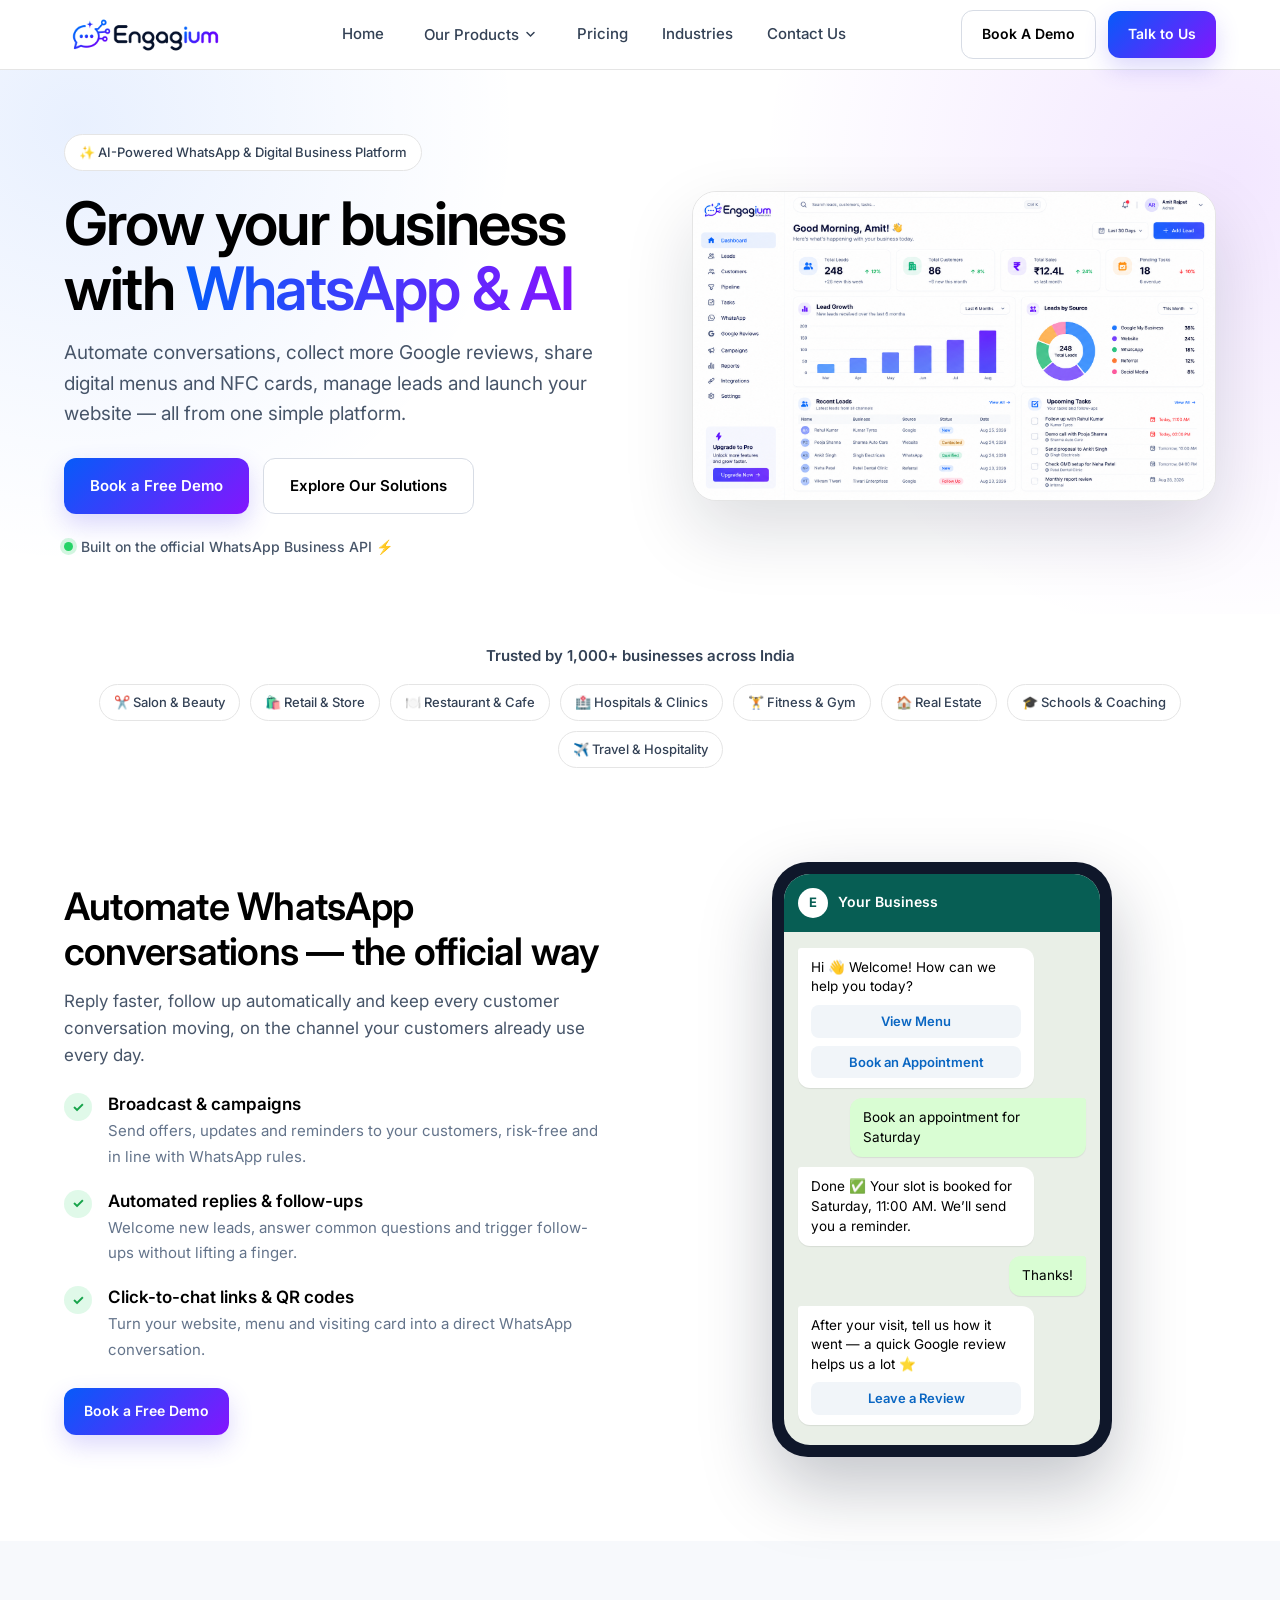
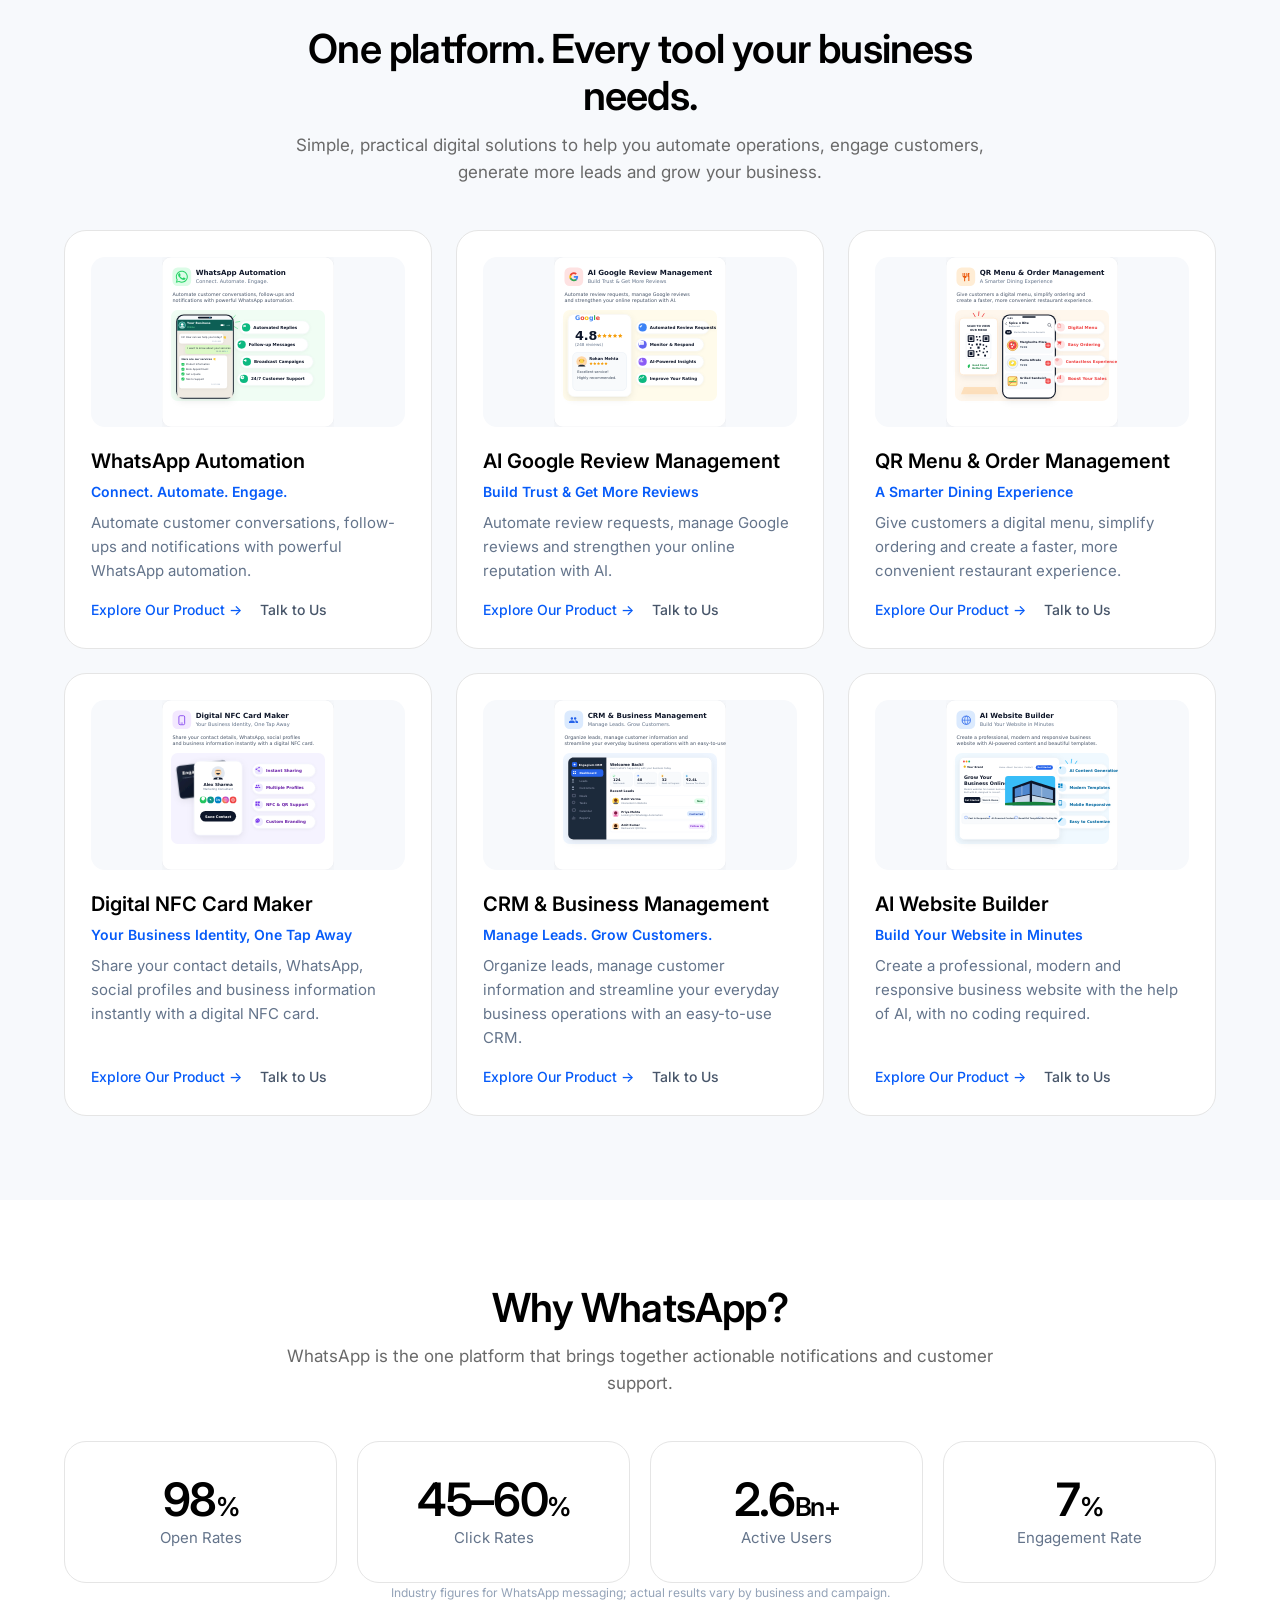
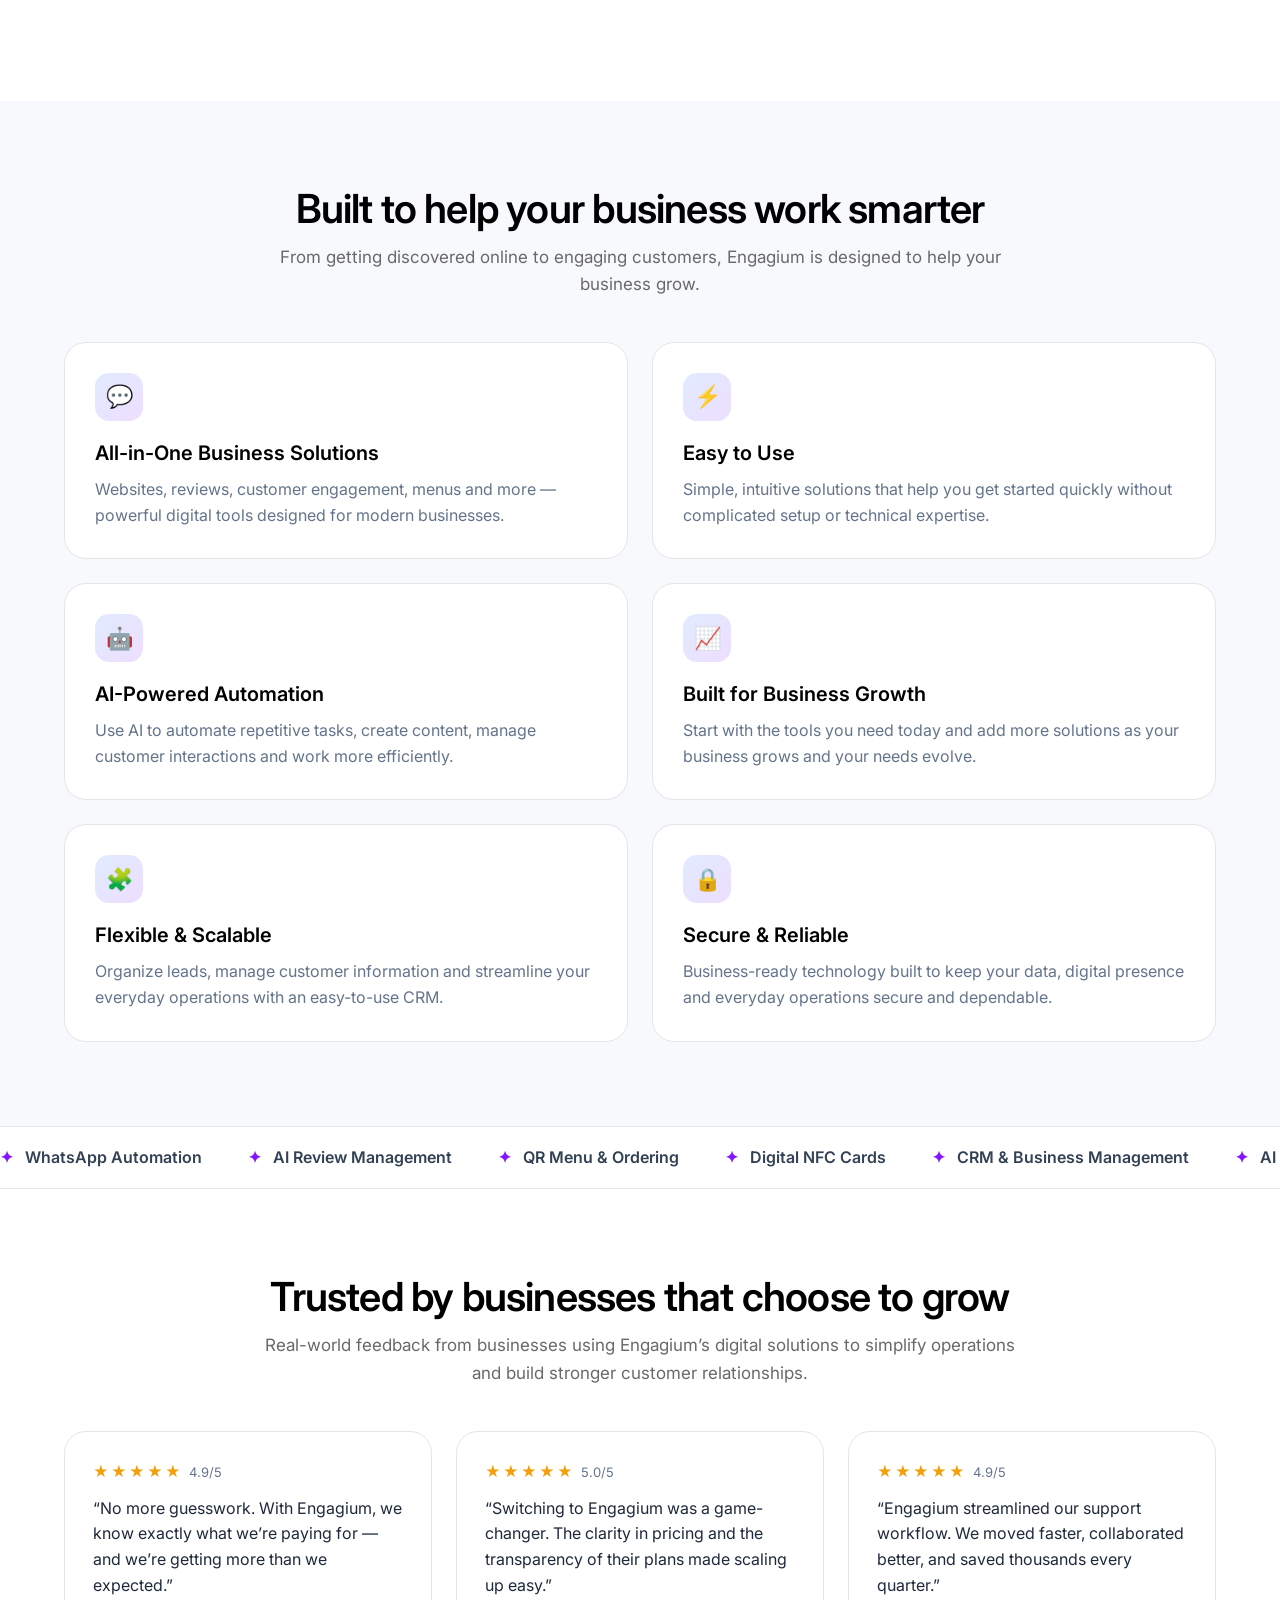
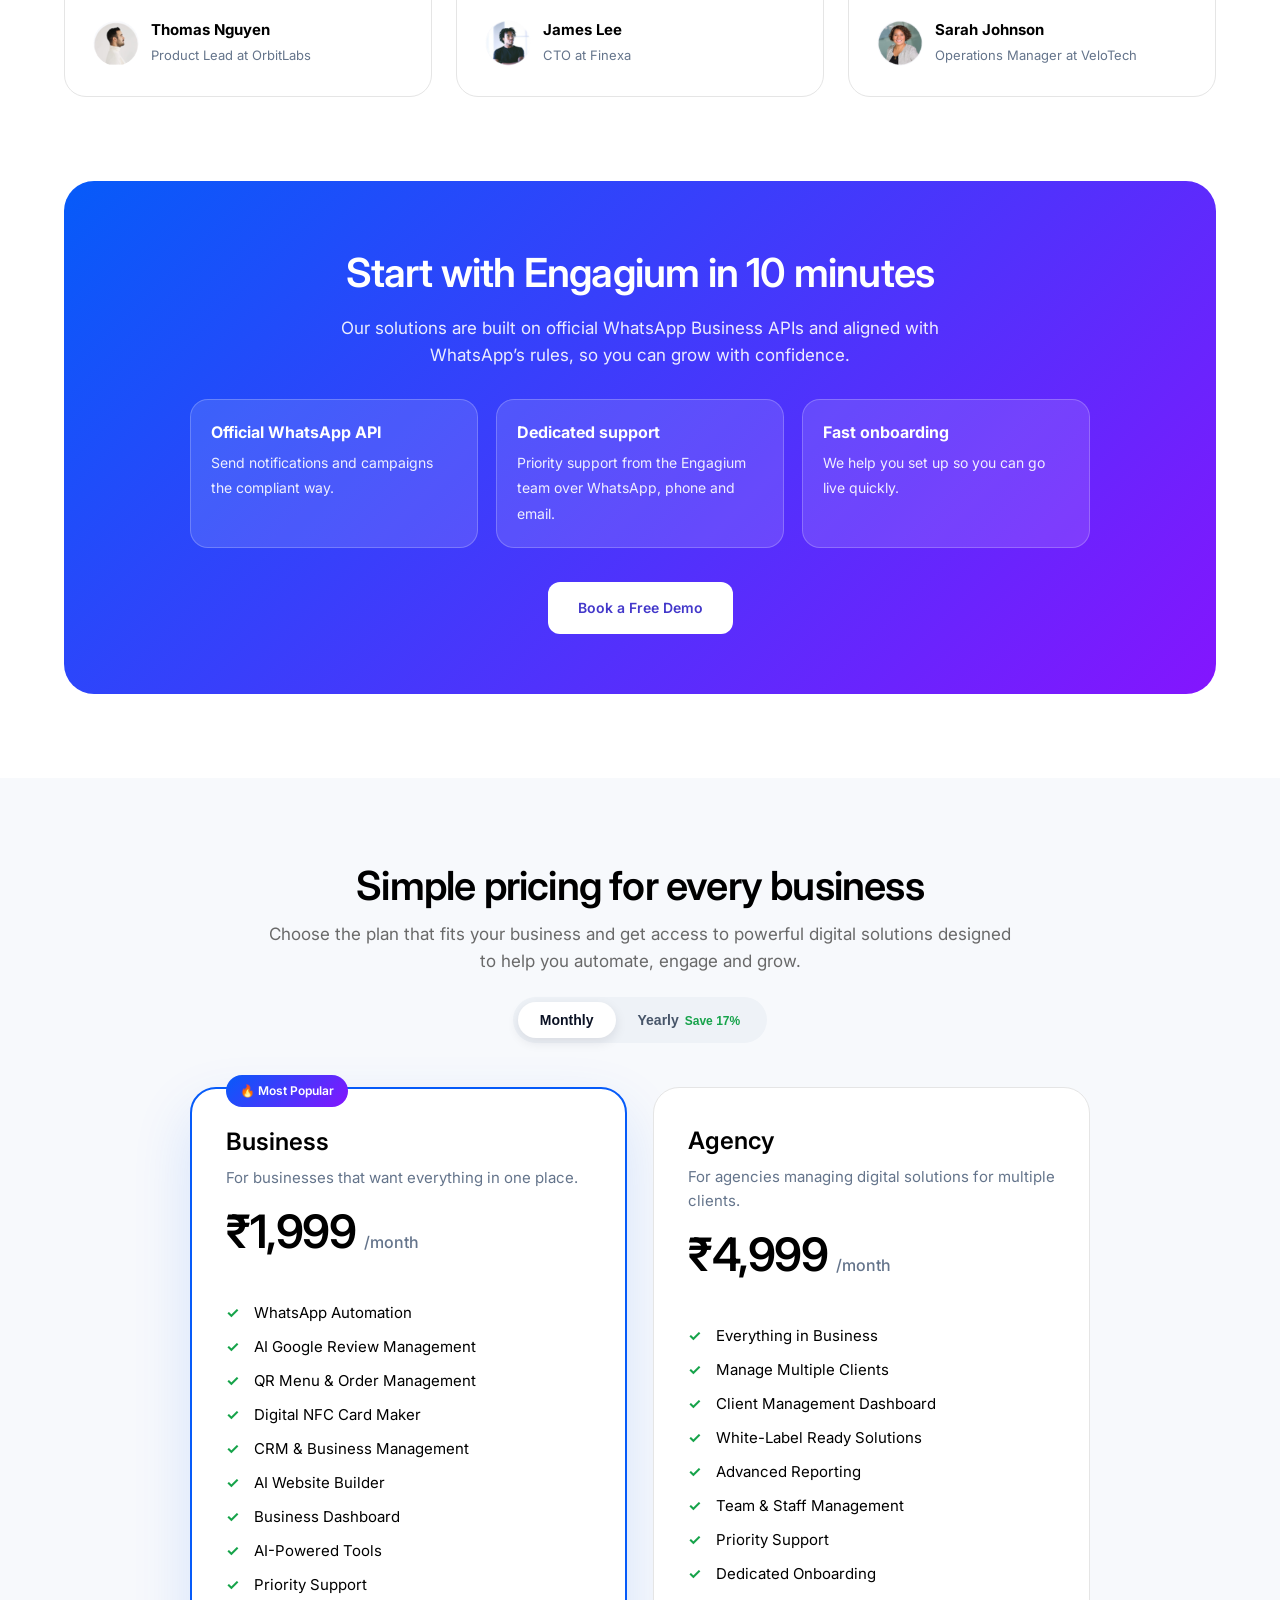
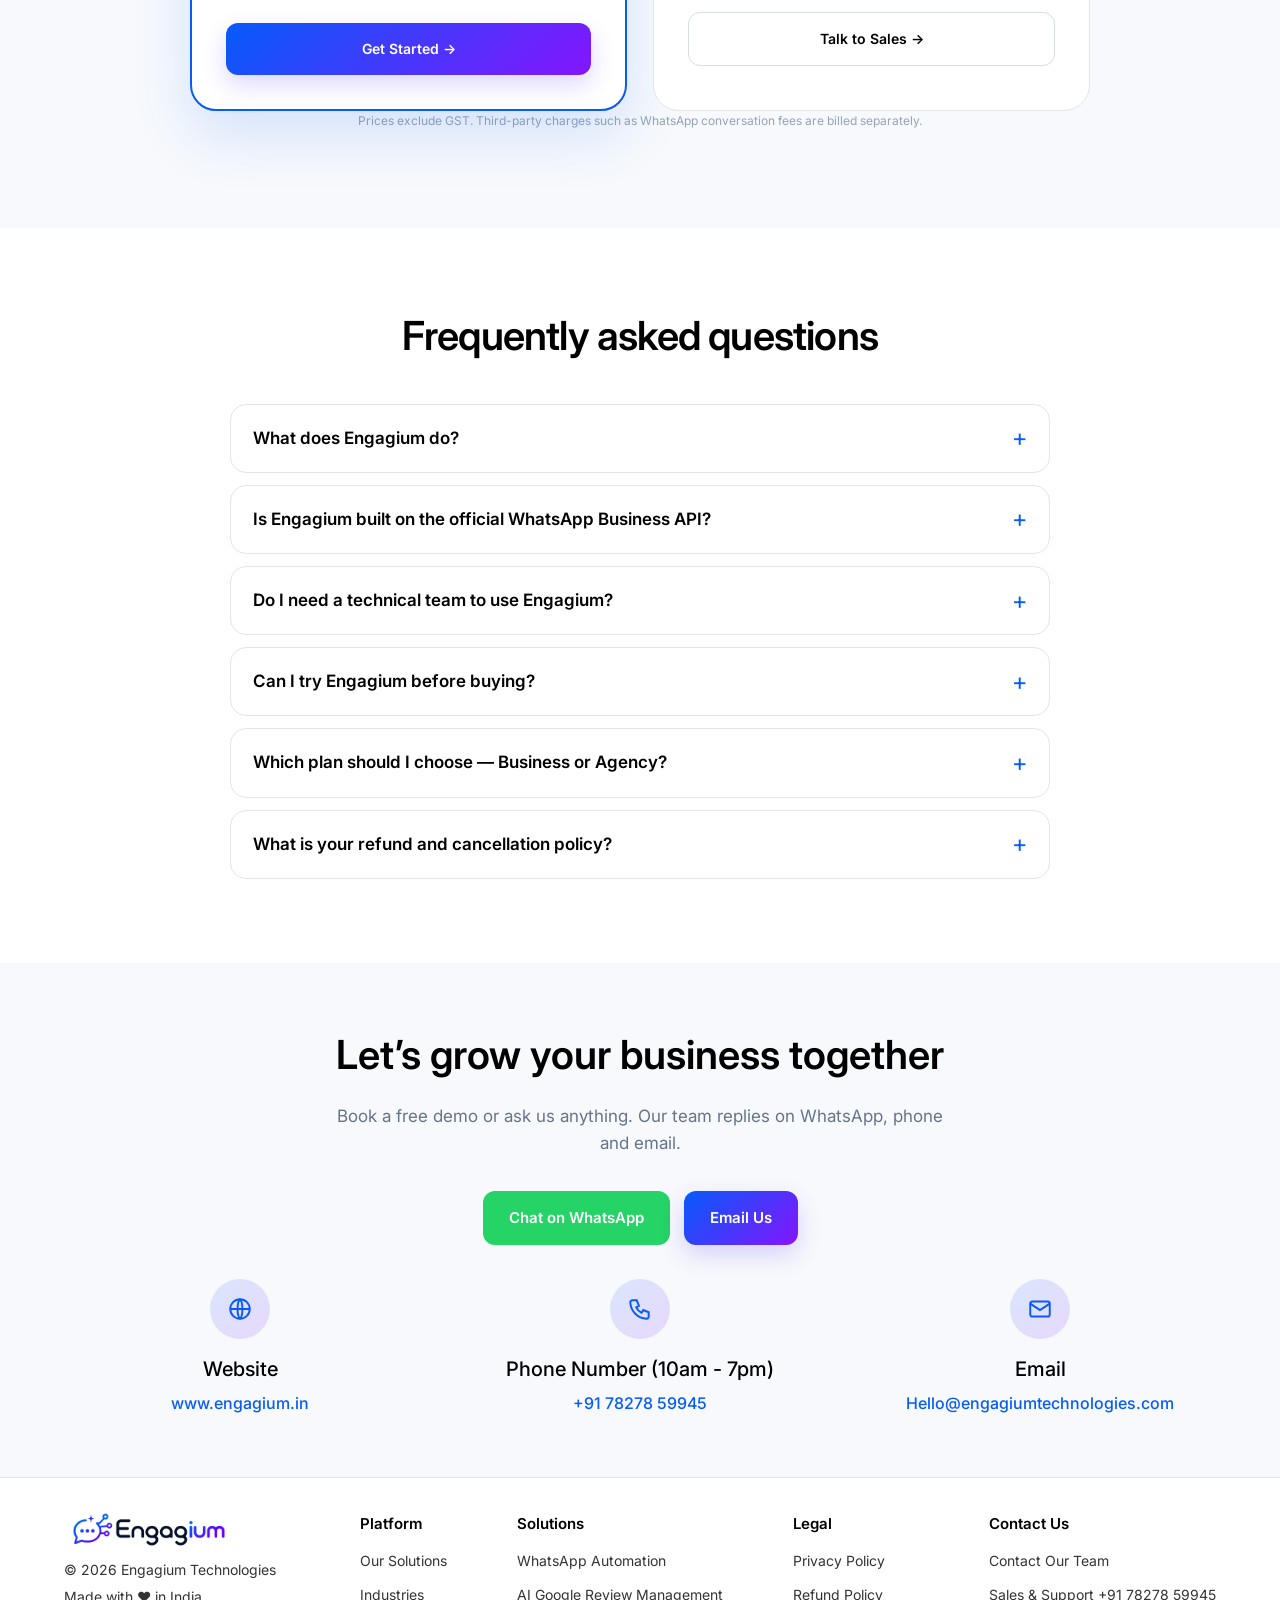
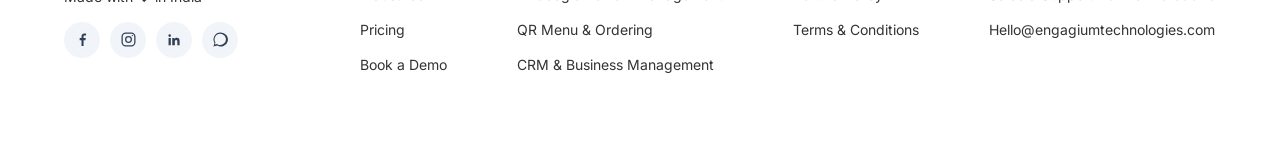
<file: index.html>
<!DOCTYPE html><html lang="en"><head><meta charset="utf-8"><meta name="viewport" content="width=device-width, initial-scale=1.0"><title>Engagium Technologies — AI-Powered WhatsApp &amp; Digital Business Solutions</title><meta name="description" content="Automate WhatsApp, collect Google reviews, share QR menus and NFC cards, manage leads and launch your website with AI. One platform by Engagium Technologies."><link rel="icon" href="wp-content/uploads/2025/04/favicon-light.png"><link rel="preconnect" href="https://fonts.googleapis.com"><link rel="preconnect" href="https://fonts.gstatic.com" crossorigin><link href="https://fonts.googleapis.com/css2?family=Inter:wght@400;500;600&display=swap" rel="stylesheet"><link rel="stylesheet" href="legal.css"><link rel="stylesheet" href="home.css"></head><body>
<header><div class="wr nav"><a class="logo" href="index.html"><img src="wp-content/uploads/2025/03/logo.png" alt="Engagium Technologies"></a>
<nav class="menu"><a href="index.html">Home</a><div class="dd"><button type="button">Our Products <svg width="13" height="13" viewBox="0 0 13 13" fill="none"><path d="M3 4.5 6.5 8 10 4.5" stroke="currentColor" stroke-width="1.5" stroke-linecap="round"/></svg></button><div class="dd-box"><div class="dd-in"><a href="index.html#products">WhatsApp Automation</a><a href="index.html#products">AI Google Review Management</a><a href="index.html#products">QR Menu &amp; Order Management</a><a href="index.html#products">Digital NFC Card Maker</a><a href="index.html#products">CRM &amp; Business Management</a><a href="index.html#products">AI Website Builder</a></div></div></div><a href="index.html#pricing">Pricing</a><a href="index.html#industries">Industries</a><a href="index.html#contact">Contact Us</a></nav>
<div class="cta"><a class="btn btn-o" href="index.html#contact">Book A Demo</a><a class="btn btn-g" href="index.html#contact">Talk to Us</a></div>
<button class="burger" aria-label="Menu" onclick="document.getElementById('mm').classList.toggle('open')"><svg width="24" height="24" fill="none" stroke="currentColor" stroke-width="2" viewBox="0 0 24 24"><path d="M4 6h16M4 12h16M4 18h16"/></svg></button></div>
<div class="mm" id="mm"><a href="index.html">Home</a><a href="index.html#products">Our Products</a><a href="index.html#pricing">Pricing</a><a href="index.html#industries">Industries</a><a href="index.html#contact">Contact Us</a></div></header>
<main class="hm">
<section class="hero"><div class="wr hero-g"><div>
<span class="chip">✨ AI-Powered WhatsApp &amp; Digital Business Platform</span>
<h1>Grow your business with <span class="grad">WhatsApp &amp; AI</span></h1>
<p class="sub">Automate conversations, collect more Google reviews, share digital menus and NFC cards, manage leads and launch your website — all from one simple platform.</p>
<div class="btns"><a class="btn btn-g" href="#contact">Book a Free Demo</a><a class="btn btn-o" href="#products">Explore Our Solutions</a></div>
<div class="official"><span class="dot"></span>Built on the official WhatsApp Business API ⚡</div></div>
<div class="hero-img"><img src="engagium-crm-hero.png" alt="Engagium AI-powered business solutions dashboard" width="1200" height="900"></div></div></section>

<section class="strip" id="industries"><div class="wr"><div class="t">Trusted by 1,000+ businesses across India</div><div class="chips"><span class="chip">✂️ Salon &amp; Beauty</span><span class="chip">🛍️ Retail &amp; Store</span><span class="chip">🍽️ Restaurant &amp; Cafe</span><span class="chip">🏥 Hospitals &amp; Clinics</span><span class="chip">🏋️ Fitness &amp; Gym</span><span class="chip">🏠 Real Estate</span><span class="chip">🎓 Schools &amp; Coaching</span><span class="chip">✈️ Travel &amp; Hospitality</span></div></div></section>

<section class="band"><div class="wr split"><div>
<h2>Automate WhatsApp conversations — the official way</h2>
<p>Reply faster, follow up automatically and keep every customer conversation moving, on the channel your customers already use every day.</p>
<div class="feat"><div><b>Broadcast &amp; campaigns</b><span>Send offers, updates and reminders to your customers, risk-free and in line with WhatsApp rules.</span></div><div><b>Automated replies &amp; follow-ups</b><span>Welcome new leads, answer common questions and trigger follow-ups without lifting a finger.</span></div><div><b>Click-to-chat links &amp; QR codes</b><span>Turn your website, menu and visiting card into a direct WhatsApp conversation.</span></div></div>
<a class="btn btn-g" href="#contact">Book a Free Demo</a></div>
<div class="phone"><div class="screen"><div class="wa-top"><i>E</i>Your Business</div>
<div class="bub in">Hi 👋 Welcome! How can we help you today?<span class="btn-q">View Menu</span><span class="btn-q">Book an Appointment</span></div>
<div class="bub out">Book an appointment for Saturday</div>
<div class="bub in">Done ✅ Your slot is booked for Saturday, 11:00 AM. We’ll send you a reminder.</div>
<div class="bub out">Thanks!</div>
<div class="bub in">After your visit, tell us how it went — a quick Google review helps us a lot ⭐<span class="btn-q">Leave a Review</span></div></div></div></div></section>

<section class="band soft" id="products"><div class="wr"><div class="sec-h"><h2>One platform. Every tool your business needs.</h2><p>Simple, practical digital solutions to help you automate operations, engage customers, generate more leads and grow your business.</p></div><div class="pg"><div class="pc"><img src="product-whatsapp.svg" alt="WhatsApp Automation"><h3>WhatsApp Automation</h3><div class="tag">Connect. Automate. Engage.</div><p>Automate customer conversations, follow-ups and notifications with powerful WhatsApp automation.</p><div class="lk"><a href="#contact">Explore Our Product →</a><a href="#contact">Talk to Us</a></div></div><div class="pc"><img src="product-google-review.svg" alt="AI Google Review Management"><h3>AI Google Review Management</h3><div class="tag">Build Trust & Get More Reviews</div><p>Automate review requests, manage Google reviews and strengthen your online reputation with AI.</p><div class="lk"><a href="#contact">Explore Our Product →</a><a href="#contact">Talk to Us</a></div></div><div class="pc"><img src="product-qr-menu.svg" alt="QR Menu &amp; Order Management"><h3>QR Menu &amp; Order Management</h3><div class="tag">A Smarter Dining Experience</div><p>Give customers a digital menu, simplify ordering and create a faster, more convenient restaurant experience.</p><div class="lk"><a href="#contact">Explore Our Product →</a><a href="#contact">Talk to Us</a></div></div><div class="pc"><img src="product-nfc-card.svg" alt="Digital NFC Card Maker"><h3>Digital NFC Card Maker</h3><div class="tag">Your Business Identity, One Tap Away</div><p>Share your contact details, WhatsApp, social profiles and business information instantly with a digital NFC card.</p><div class="lk"><a href="#contact">Explore Our Product →</a><a href="#contact">Talk to Us</a></div></div><div class="pc"><img src="product-crm.svg" alt="CRM &amp; Business Management"><h3>CRM &amp; Business Management</h3><div class="tag">Manage Leads. Grow Customers.</div><p>Organize leads, manage customer information and streamline your everyday business operations with an easy-to-use CRM.</p><div class="lk"><a href="#contact">Explore Our Product →</a><a href="#contact">Talk to Us</a></div></div><div class="pc"><img src="product-website-builder.svg" alt="AI Website Builder"><h3>AI Website Builder</h3><div class="tag">Build Your Website in Minutes</div><p>Create a professional, modern and responsive business website with the help of AI, with no coding required.</p><div class="lk"><a href="#contact">Explore Our Product →</a><a href="#contact">Talk to Us</a></div></div></div></div></section>

<section class="band"><div class="wr"><div class="sec-h"><h2>Why WhatsApp?</h2><p>WhatsApp is the one platform that brings together actionable notifications and customer support.</p></div>
<div class="stats"><div class="st"><b>98<small>%</small></b><span>Open Rates</span></div><div class="st"><b>45–60<small>%</small></b><span>Click Rates</span></div><div class="st"><b>2.6<small>Bn+</small></b><span>Active Users</span></div><div class="st"><b>7<small>%</small></b><span>Engagement Rate</span></div></div>
<p class="note">Industry figures for WhatsApp messaging; actual results vary by business and campaign.</p></div></section>

<section class="band soft"><div class="wr"><div class="sec-h"><h2>Built to help your business work smarter</h2><p>From getting discovered online to engaging customers, Engagium is designed to help your business grow.</p></div>
<div class="ag"><div class="ac"><div class="ic">💬</div><h3>All-in-One Business Solutions</h3><p>Websites, reviews, customer engagement, menus and more — powerful digital tools designed for modern businesses.</p></div>
<div class="ac"><div class="ic">⚡</div><h3>Easy to Use</h3><p>Simple, intuitive solutions that help you get started quickly without complicated setup or technical expertise.</p></div>
<div class="ac"><div class="ic">🤖</div><h3>AI-Powered Automation</h3><p>Use AI to automate repetitive tasks, create content, manage customer interactions and work more efficiently.</p></div>
<div class="ac"><div class="ic">📈</div><h3>Built for Business Growth</h3><p>Start with the tools you need today and add more solutions as your business grows and your needs evolve.</p></div>
<div class="ac"><div class="ic">🧩</div><h3>Flexible &amp; Scalable</h3><p>Organize leads, manage customer information and streamline your everyday operations with an easy-to-use CRM.</p></div>
<div class="ac"><div class="ic">🔒</div><h3>Secure &amp; Reliable</h3><p>Business-ready technology built to keep your data, digital presence and everyday operations secure and dependable.</p></div></div></div></section>

<div class="mq" aria-hidden="true"><div class="mq-t"><span>WhatsApp Automation</span><span>AI Review Management</span><span>QR Menu &amp; Ordering</span><span>Digital NFC Cards</span><span>CRM &amp; Business Management</span><span>AI Website Builder</span><span>Business Dashboard</span><span>Priority Support</span><span>WhatsApp Automation</span><span>AI Review Management</span><span>QR Menu &amp; Ordering</span><span>Digital NFC Cards</span><span>CRM &amp; Business Management</span><span>AI Website Builder</span><span>Business Dashboard</span><span>Priority Support</span></div></div>

<section class="band" id="testimonials"><div class="wr"><div class="sec-h"><h2>Trusted by businesses that choose to grow</h2><p>Real-world feedback from businesses using Engagium’s digital solutions to simplify operations and build stronger customer relationships.</p></div><div class="tg"><div class="tc"><div class="stars">★★★★★ <span style="color:#64748b;letter-spacing:0;font-size:13px">4.9/5</span></div><q>“No more guesswork. With Engagium, we know exactly what we’re paying for — and we’re getting more than we expected.”</q><div class="who"><img src="thomas.png" alt="Thomas Nguyen"><div><b>Thomas Nguyen</b><span>Product Lead at OrbitLabs</span></div></div></div><div class="tc"><div class="stars">★★★★★ <span style="color:#64748b;letter-spacing:0;font-size:13px">5.0/5</span></div><q>“Switching to Engagium was a game-changer. The clarity in pricing and the transparency of their plans made scaling up easy.”</q><div class="who"><img src="james.png" alt="James Lee"><div><b>James Lee</b><span>CTO at Finexa</span></div></div></div><div class="tc"><div class="stars">★★★★★ <span style="color:#64748b;letter-spacing:0;font-size:13px">4.9/5</span></div><q>“Engagium streamlined our support workflow. We moved faster, collaborated better, and saved thousands every quarter.”</q><div class="who"><img src="sarah.png" alt="Sarah Johnson"><div><b>Sarah Johnson</b><span>Operations Manager at VeloTech</span></div></div></div></div></div></section>

<section class="band" style="padding-top:0"><div class="wr"><div class="cta-b"><h2>Start with Engagium in 10 minutes</h2><p>Our solutions are built on official WhatsApp Business APIs and aligned with WhatsApp’s rules, so you can grow with confidence.</p>
<div class="cb3"><div><b>Official WhatsApp API</b><span>Send notifications and campaigns the compliant way.</span></div><div><b>Dedicated support</b><span>Priority support from the Engagium team over WhatsApp, phone and email.</span></div><div><b>Fast onboarding</b><span>We help you set up so you can go live quickly.</span></div></div>
<a class="btn btn-w" href="#contact" style="padding:15px 30px">Book a Free Demo</a></div></div></section>

<section class="band soft" id="pricing"><div class="wr"><div class="sec-h"><h2>Simple pricing for every business</h2><p>Choose the plan that fits your business and get access to powerful digital solutions designed to help you automate, engage and grow.</p>
<div class="tog" role="group" aria-label="Billing period"><button class="on" data-p="m">Monthly</button><button data-p="y">Yearly<em>Save 17%</em></button></div></div>
<div class="plans"><div class="plan pop"><span class="badge">🔥 Most Popular</span><h3>Business</h3><div class="d">For businesses that want everything in one place.</div>
<div class="price"><span class="pv" data-m="₹1,999" data-y="₹19,990">₹1,999</span> <small class="pu">/month</small></div><div class="yr" data-m="" data-y="That’s about ₹1,666/month"></div>
<ul><li>WhatsApp Automation</li><li>AI Google Review Management</li><li>QR Menu &amp; Order Management</li><li>Digital NFC Card Maker</li><li>CRM &amp; Business Management</li><li>AI Website Builder</li><li>Business Dashboard</li><li>AI-Powered Tools</li><li>Priority Support</li></ul><a class="btn btn-g" href="#contact">Get Started →</a></div>
<div class="plan"><h3>Agency</h3><div class="d">For agencies managing digital solutions for multiple clients.</div>
<div class="price"><span class="pv" data-m="₹4,999" data-y="₹49,990">₹4,999</span> <small class="pu">/month</small></div><div class="yr" data-m="" data-y="That’s about ₹4,166/month"></div>
<ul><li>Everything in Business</li><li>Manage Multiple Clients</li><li>Client Management Dashboard</li><li>White-Label Ready Solutions</li><li>Advanced Reporting</li><li>Team &amp; Staff Management</li><li>Priority Support</li><li>Dedicated Onboarding</li></ul><a class="btn btn-o" href="#contact">Talk to Sales →</a></div></div>
<p class="note">Prices exclude GST. Third-party charges such as WhatsApp conversation fees are billed separately.</p></div></section>

<section class="band" id="faq"><div class="wr"><div class="sec-h"><h2>Frequently asked questions</h2></div><div class="faq"><details><summary>What does Engagium do?</summary><p>Engagium provides businesses with digital tools they can use to automate WhatsApp conversations, collect and manage Google reviews, share digital menus and NFC cards, manage leads in a CRM and launch a website with AI — all from one platform.</p></details><details><summary>Is Engagium built on the official WhatsApp Business API?</summary><p>Yes. Our WhatsApp solutions run on the official WhatsApp Business Platform provided by Meta, in line with WhatsApp’s policies, so your business messaging stays compliant.</p></details><details><summary>Do I need a technical team to use Engagium?</summary><p>No. Our tools are designed to be simple and easy to start with, with no complicated setup or technical expertise needed. Our team also helps with onboarding.</p></details><details><summary>Can I try Engagium before buying?</summary><p>Yes. Book a free demo and our team will walk you through the platform, answer your questions and help you pick the right plan for your business.</p></details><details><summary>Which plan should I choose — Business or Agency?</summary><p>The Business plan gives you every solution in one place for your own business. The Agency plan is built for agencies who manage digital solutions for multiple clients, with a client dashboard, team management and white-label ready solutions.</p></details><details><summary>What is your refund and cancellation policy?</summary><p>You can cancel any time and the cancellation takes effect at the end of the current billing cycle. Please read our <a href="refund-policy.html">Refund Policy</a> and <a href="terms-and-conditions.html">Terms &amp; Conditions</a> for full details.</p></details></div></div></section>

<section class="contact" id="contact" style="background:#f7f9fc"><div class="wr"><h2>Let’s grow your business together</h2><p style="color:#64748b;max-width:620px;margin:-20px auto 34px;font-size:17px">Book a free demo or ask us anything. Our team replies on WhatsApp, phone and email.</p>
<div class="btns" style="justify-content:center"><a class="btn wa-btn" href="https://wa.me/918929596414?text=Hi%20Engagium%2C%20I%27d%20like%20to%20book%20a%20demo" target="_blank" rel="noopener">Chat on WhatsApp</a><a class="btn btn-g" href="mailto:Hello@engagiumtechnologies.com?subject=Book%20a%20Demo">Email Us</a></div>
<div class="cgrid" style="margin-top:34px"><div class="ci"><div class="ic"><svg width="26" height="26" viewBox="0 0 24 24" fill="none" stroke="currentColor" stroke-width="1.8"><circle cx="12" cy="12" r="9"/><path d="M3 12h18M12 3c3 3 3 15 0 18M12 3c-3 3-3 15 0 18"/></svg></div><h3>Website</h3><p><a href="https://www.engagium.in">www.engagium.in</a></p></div><div class="ci"><div class="ic"><svg width="26" height="26" viewBox="0 0 24 24" fill="none" stroke="currentColor" stroke-width="1.8"><path d="M5 4h4l2 5-2.5 1.5a11 11 0 0 0 5 5L15 13l5 2v4a2 2 0 0 1-2 2A16 16 0 0 1 3 6a2 2 0 0 1 2-2Z"/></svg></div><h3>Phone Number (10am - 7pm)</h3><p><a href="tel:+91 78278 59945">+91 78278 59945</a></p></div><div class="ci"><div class="ic"><svg width="26" height="26" viewBox="0 0 24 24" fill="none" stroke="currentColor" stroke-width="1.8"><rect x="3" y="5" width="18" height="14" rx="2"/><path d="m3 7 9 6 9-6"/></svg></div><h3>Email</h3><p><a href="mailto:Hello@engagiumtechnologies.com">Hello@engagiumtechnologies.com</a></p></div></div></div></section>
</main>
<footer><div class="wr"><div class="fgrid"><div class="fbrand"><img src="wp-content/uploads/2025/03/logo.png" alt="Engagium Technologies"><p>© 2026 Engagium Technologies</p><p>Made with ♥️ in India</p>
<div class="soc"><a href="https://www.facebook.com/" target="_blank" rel="noopener" aria-label="Facebook"><svg width="17" height="17" viewBox="0 0 24 24" fill="currentColor"><path d="M13.5 21v-8h2.7l.4-3h-3.1V8.1c0-.9.3-1.6 1.7-1.6h1.8V3.8c-.3 0-1.3-.1-2.4-.1-2.4 0-4 1.5-4 4.1V10H8v3h2.6v8h2.9Z"/></svg></a><a href="https://www.instagram.com/" target="_blank" rel="noopener" aria-label="Instagram"><svg width="17" height="17" viewBox="0 0 24 24" fill="none" stroke="currentColor" stroke-width="1.8"><rect x="3" y="3" width="18" height="18" rx="5"/><circle cx="12" cy="12" r="4"/><circle cx="17.5" cy="6.5" r="1" fill="currentColor" stroke="none"/></svg></a><a href="https://www.linkedin.com/" target="_blank" rel="noopener" aria-label="LinkedIn"><svg width="17" height="17" viewBox="0 0 24 24" fill="currentColor"><path d="M5.2 8.3A1.8 1.8 0 1 1 5.2 4.7a1.8 1.8 0 0 1 0 3.6ZM3.6 9.8h3.2V20H3.6V9.8Zm5.2 0h3.1v1.4h.1c.4-.8 1.5-1.7 3.2-1.7 3.4 0 4 2.2 4 5.1V20H16v-4.8c0-1.1 0-2.6-1.6-2.6s-1.9 1.2-1.9 2.5V20H8.8V9.8Z"/></svg></a><a href="https://wa.me/918929596414" target="_blank" rel="noopener" aria-label="WhatsApp"><svg width="17" height="17" viewBox="0 0 24 24" fill="currentColor"><path d="M12 2a9.8 9.8 0 0 0-8.5 14.8L2 22l5.4-1.4A10 10 0 1 0 12 2Zm0 17.8c-1.6 0-3.2-.4-4.5-1.2l-.3-.2-3.2.8.9-3.1-.2-.3A8 8 0 1 1 12 19.8Z"/></svg></a></div></div>
<div class="fcols"><div><h4>Platform</h4><ul><li><a href="index.html#products">Our Solutions</a></li><li><a href="index.html#industries">Industries</a></li><li><a href="index.html#pricing">Pricing</a></li><li><a href="index.html#contact">Book a Demo</a></li></ul></div>
<div><h4>Solutions</h4><ul><li><a href="index.html#products">WhatsApp Automation</a></li><li><a href="index.html#products">AI Google Review Management</a></li><li><a href="index.html#products">QR Menu &amp; Ordering</a></li><li><a href="index.html#products">CRM &amp; Business Management</a></li></ul></div>
<div><h4>Legal</h4><ul><li><a href="privacy-policy.html">Privacy Policy</a></li><li><a href="refund-policy.html">Refund Policy</a></li><li><a href="terms-and-conditions.html">Terms &amp; Conditions</a></li></ul></div>
<div><h4>Contact Us</h4><ul><li><a href="index.html#contact">Contact Our Team</a></li><li><a href="tel:+917827859945">Sales &amp; Support +91 78278 59945</a></li><li><a href="mailto:Hello@engagiumtechnologies.com">Hello@engagiumtechnologies.com</a></li></ul></div></div></div></div></footer>
<script>
(function(){var b=document.querySelectorAll('.tog button');b.forEach(function(x){x.addEventListener('click',function(){var p=x.dataset.p;b.forEach(function(y){y.classList.toggle('on',y===x)});document.querySelectorAll('.pv').forEach(function(e){e.textContent=e.dataset[p]});document.querySelectorAll('.pu').forEach(function(e){e.textContent=p==='m'?'/month':'/year'});document.querySelectorAll('.yr').forEach(function(e){e.textContent=e.dataset[p]})})})})();
</script></body></html>
</file>
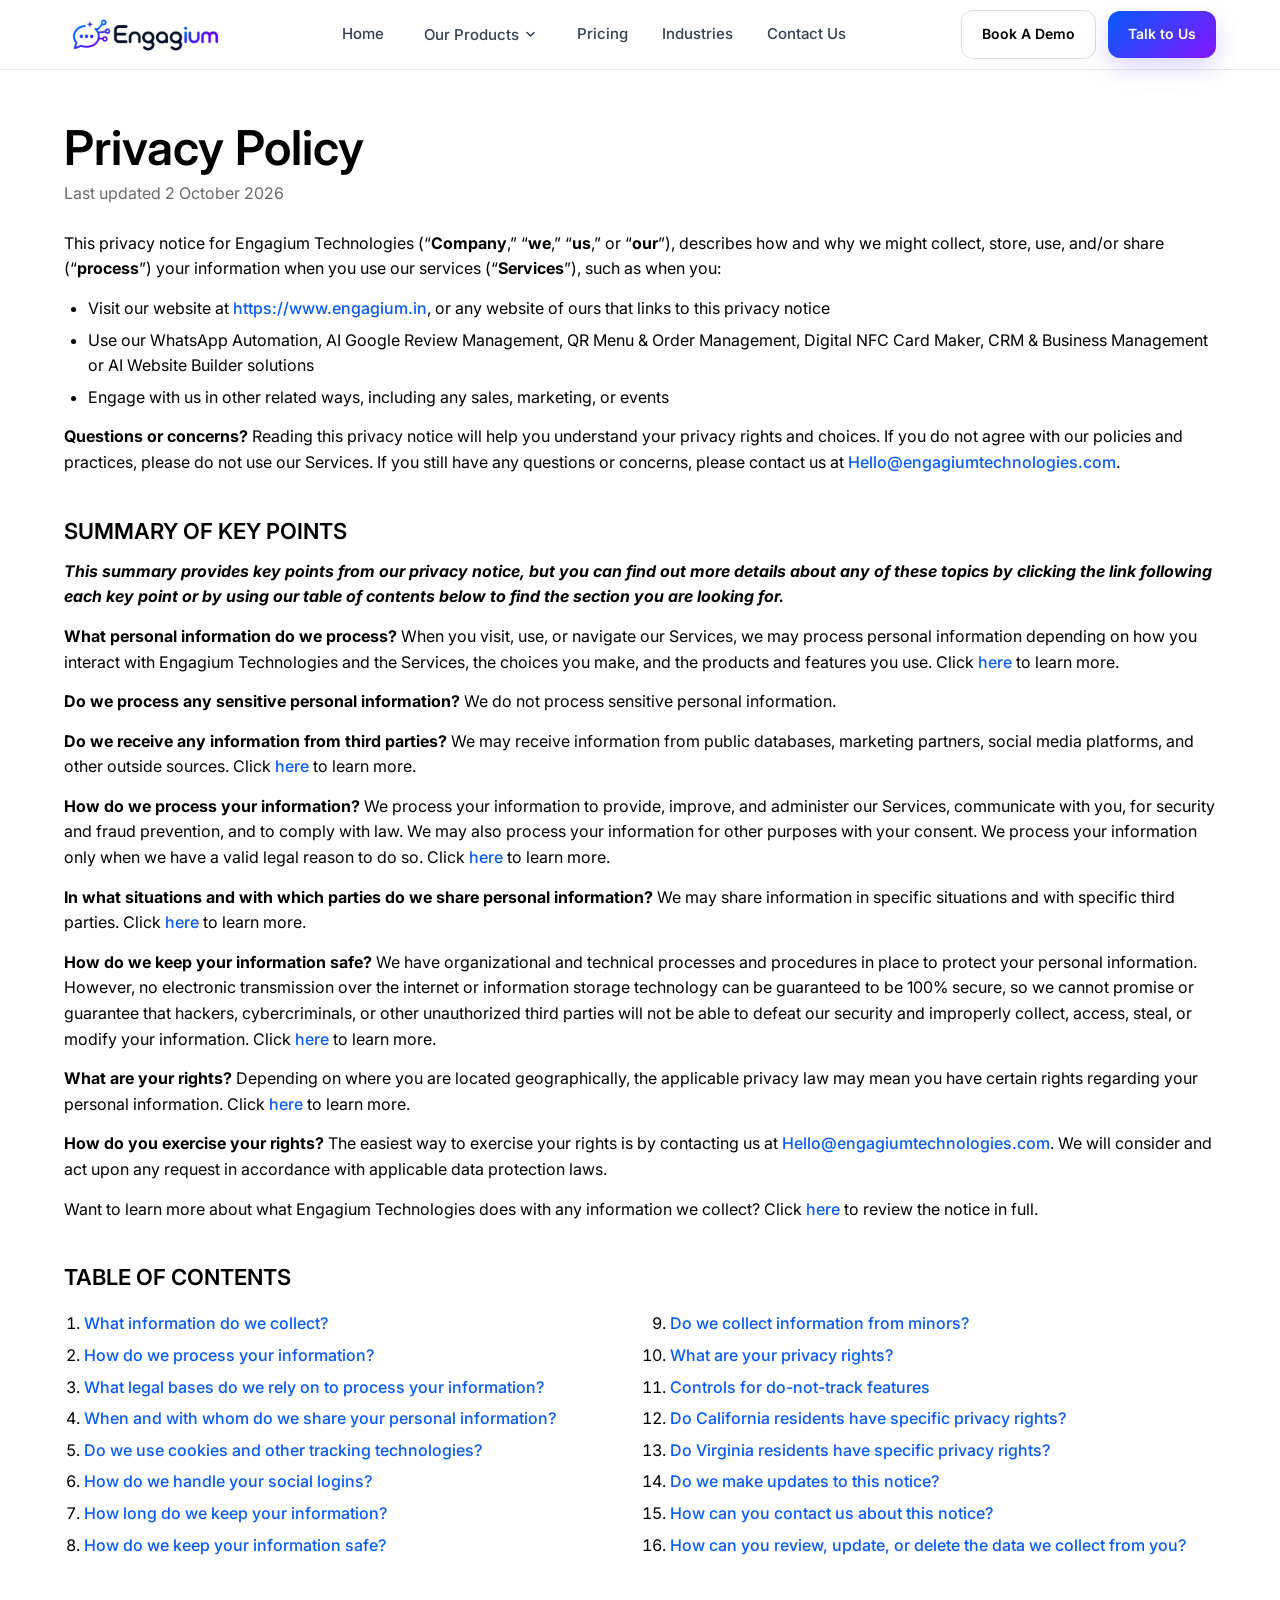
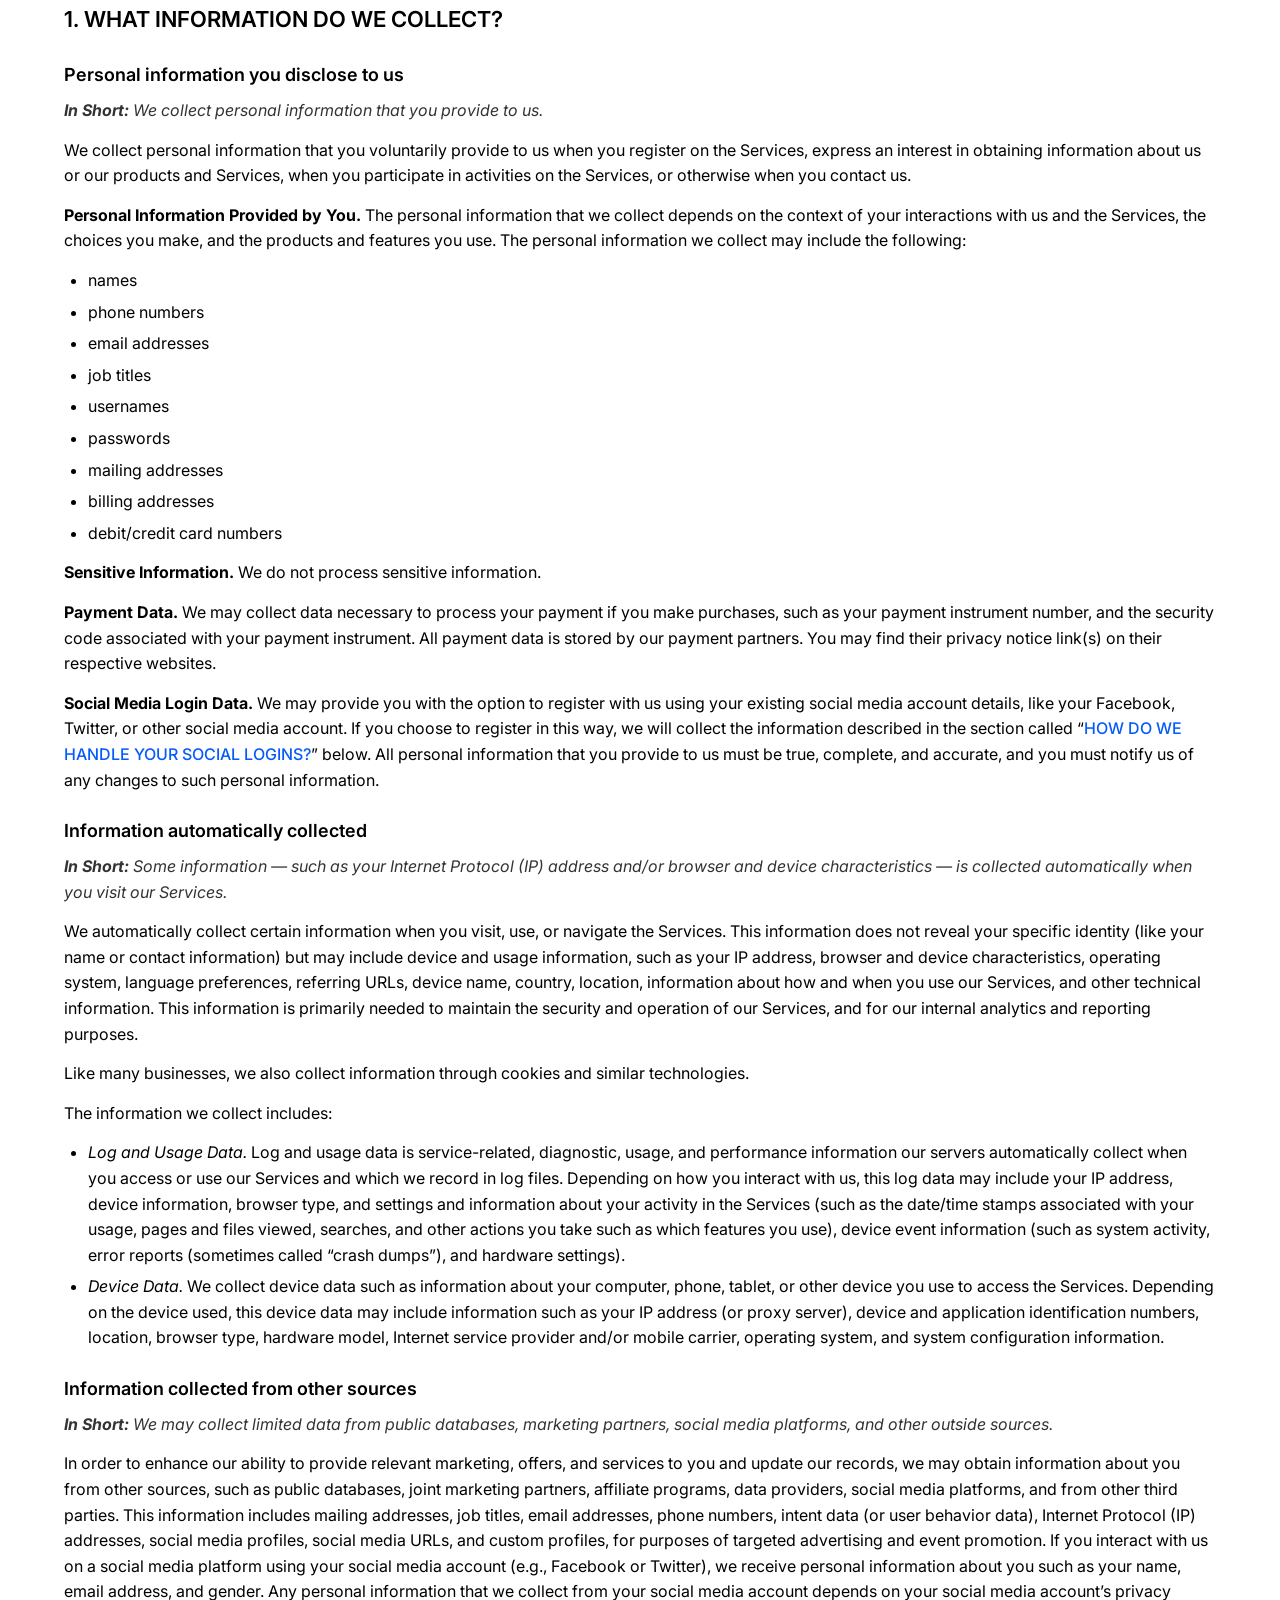
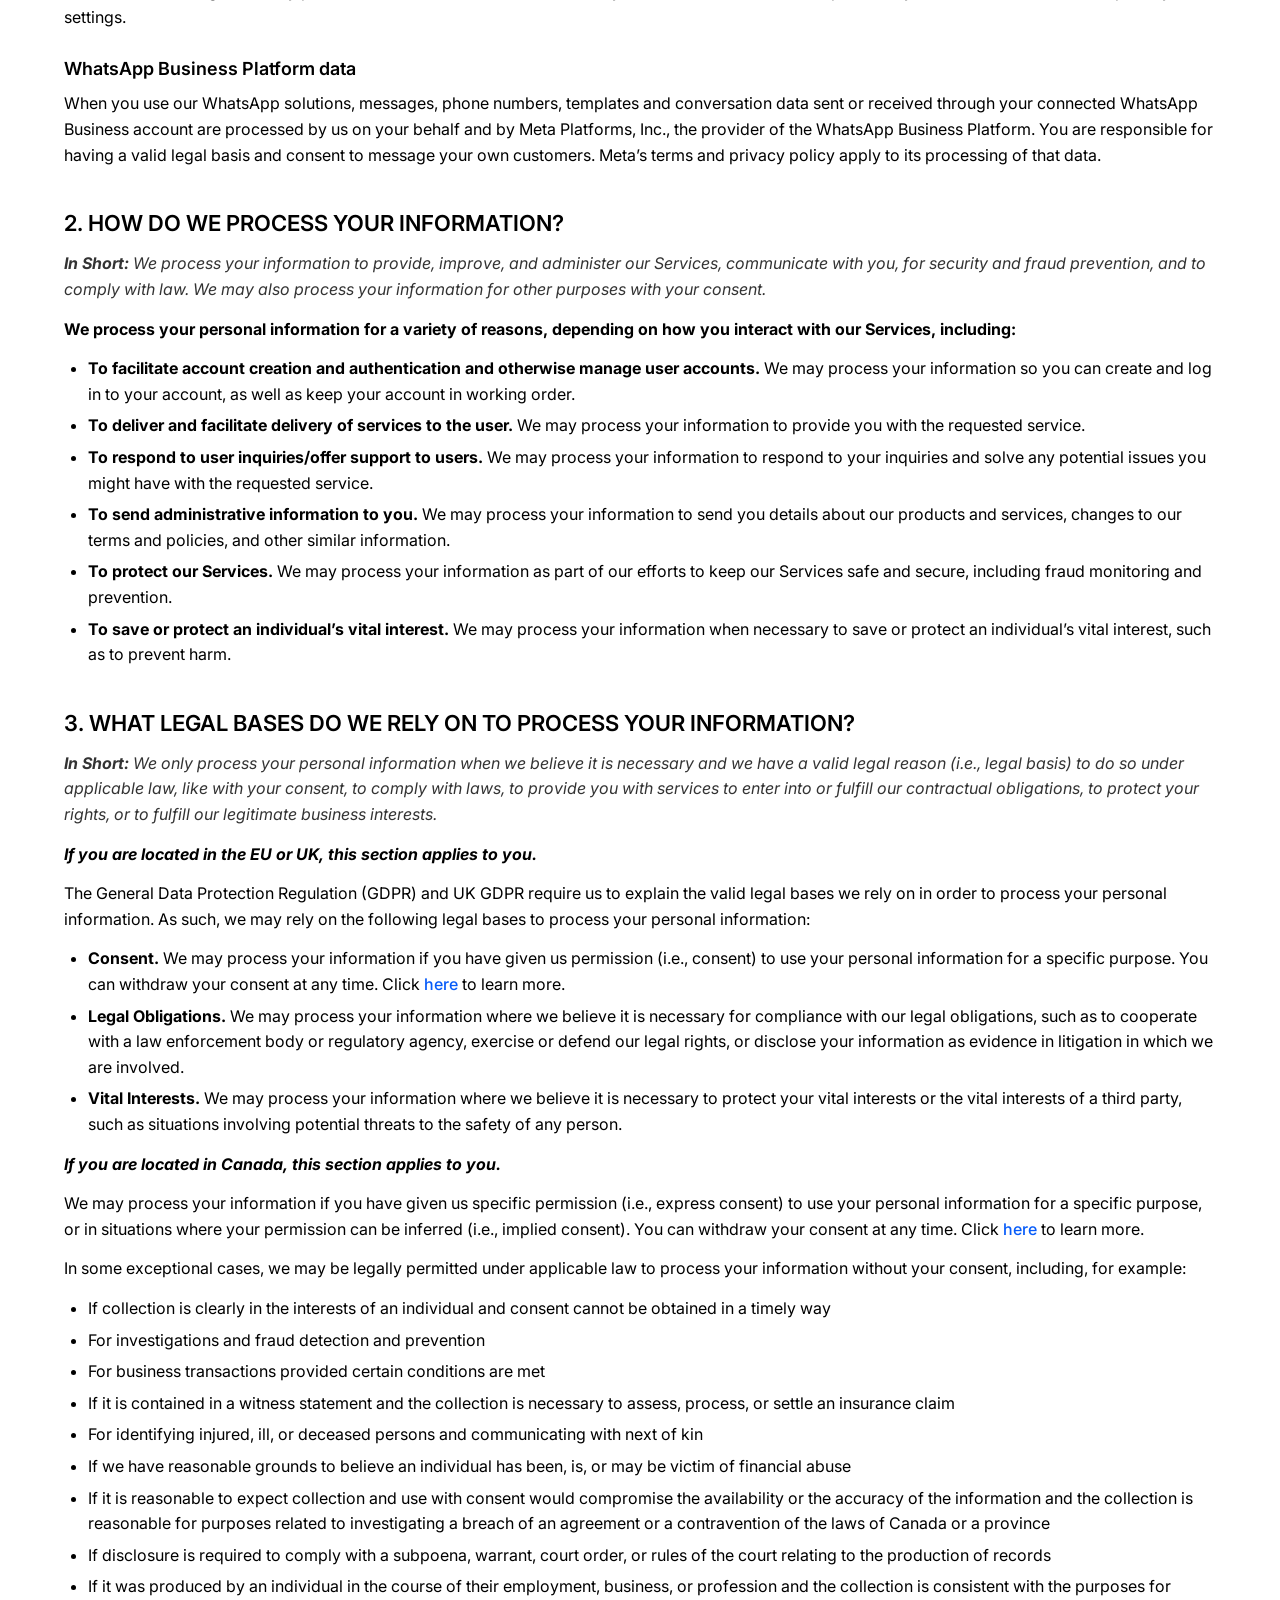
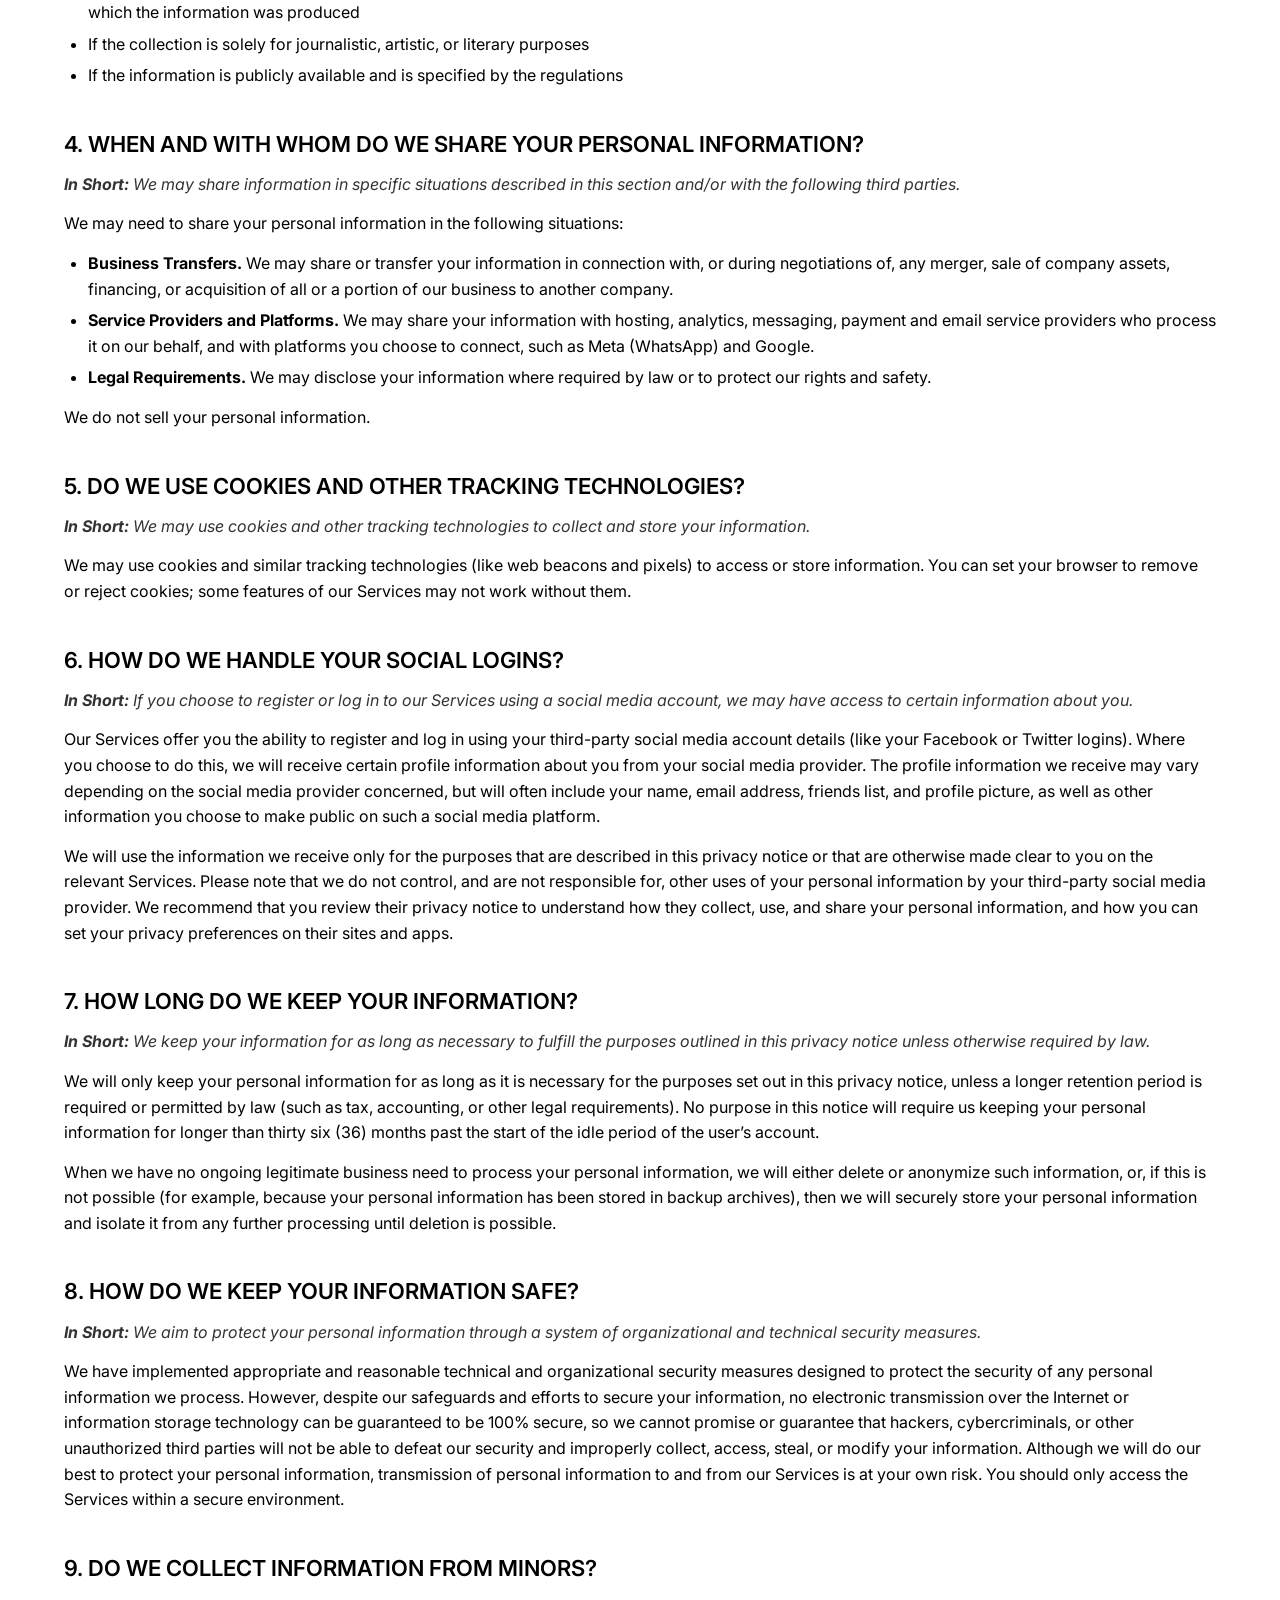
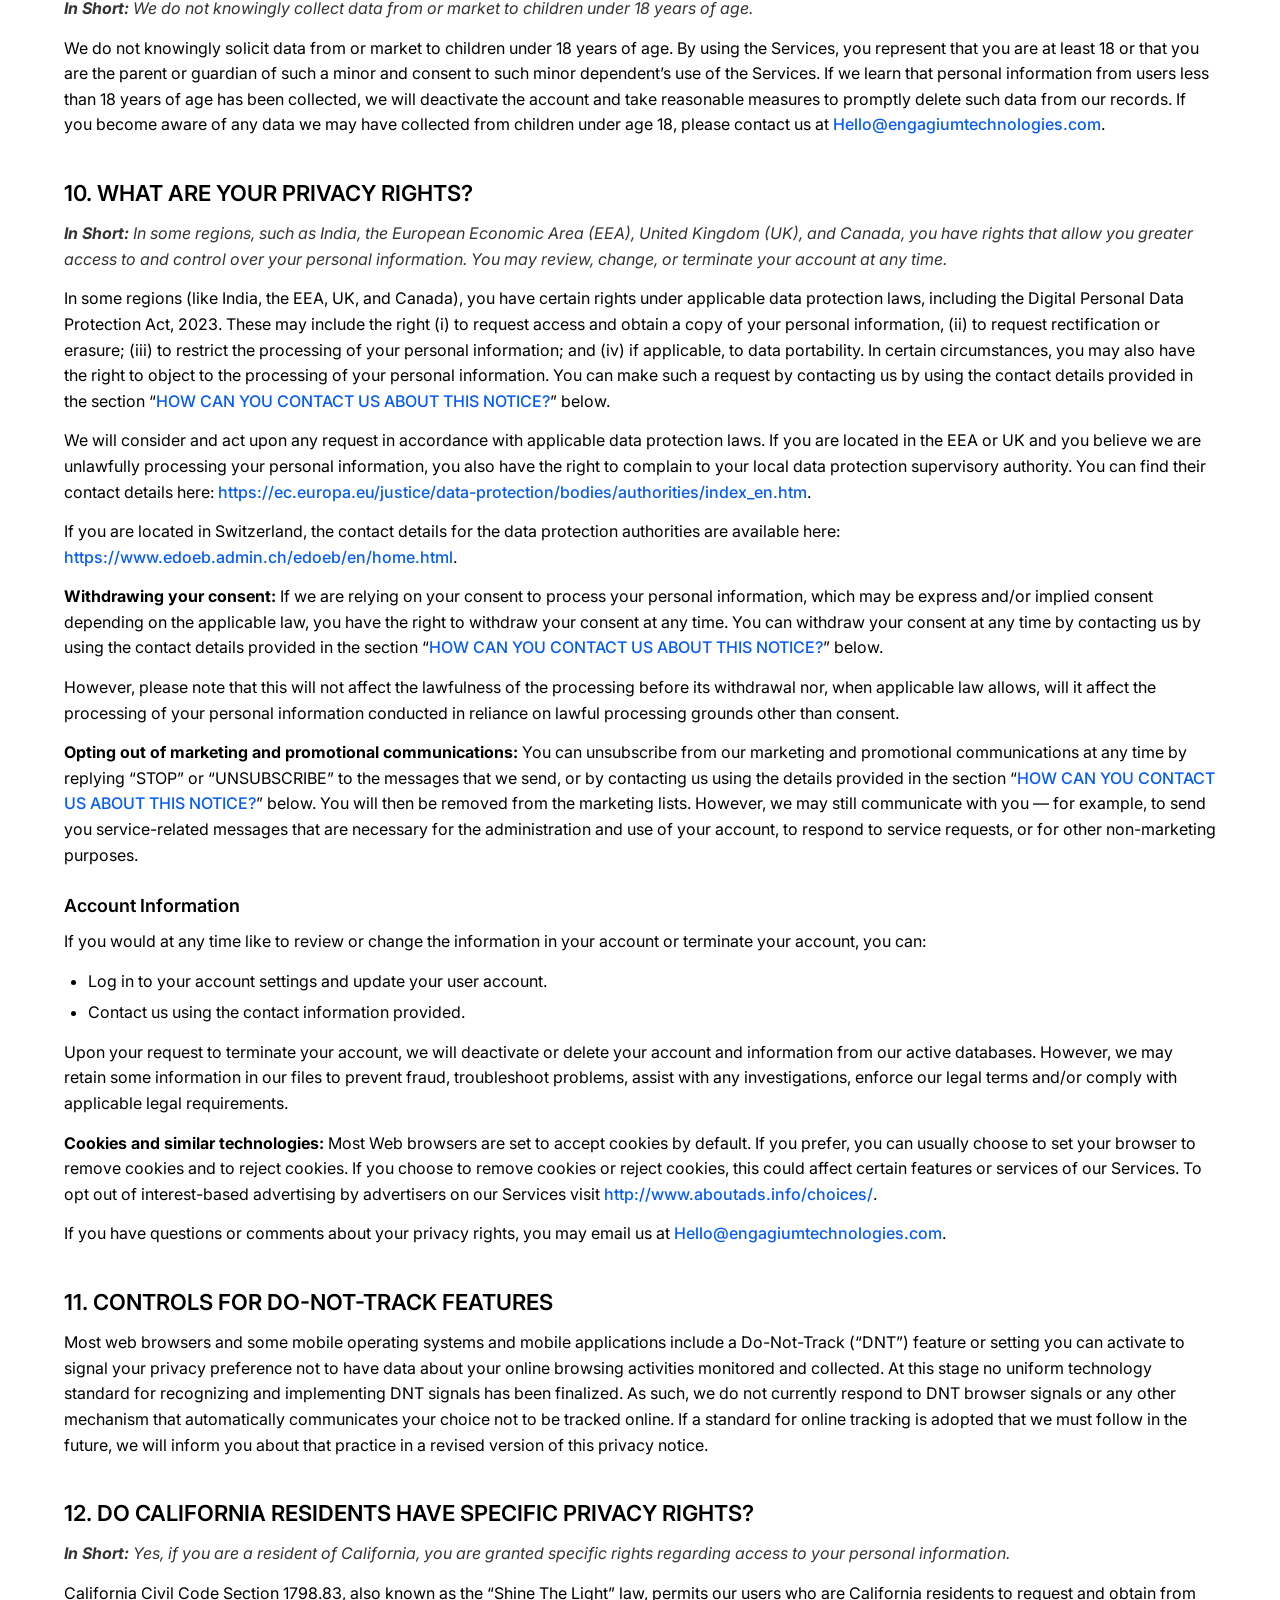
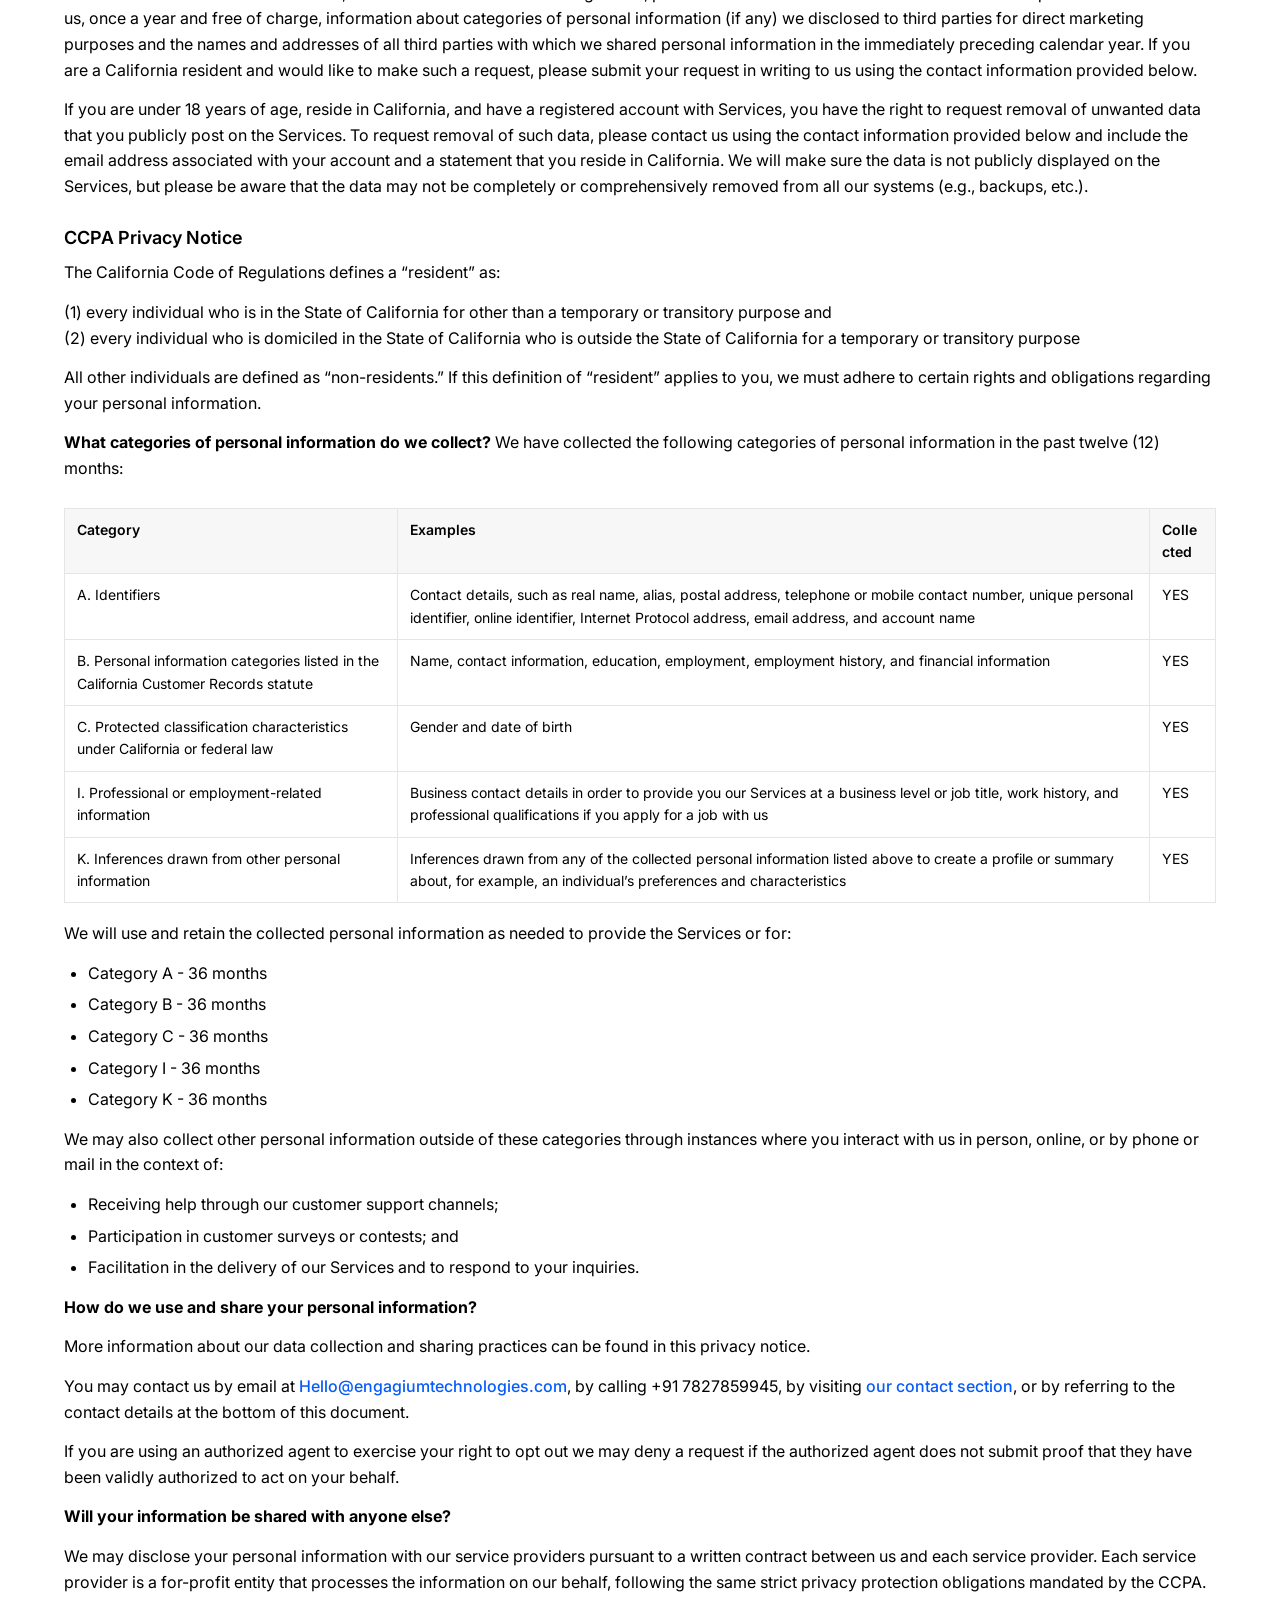
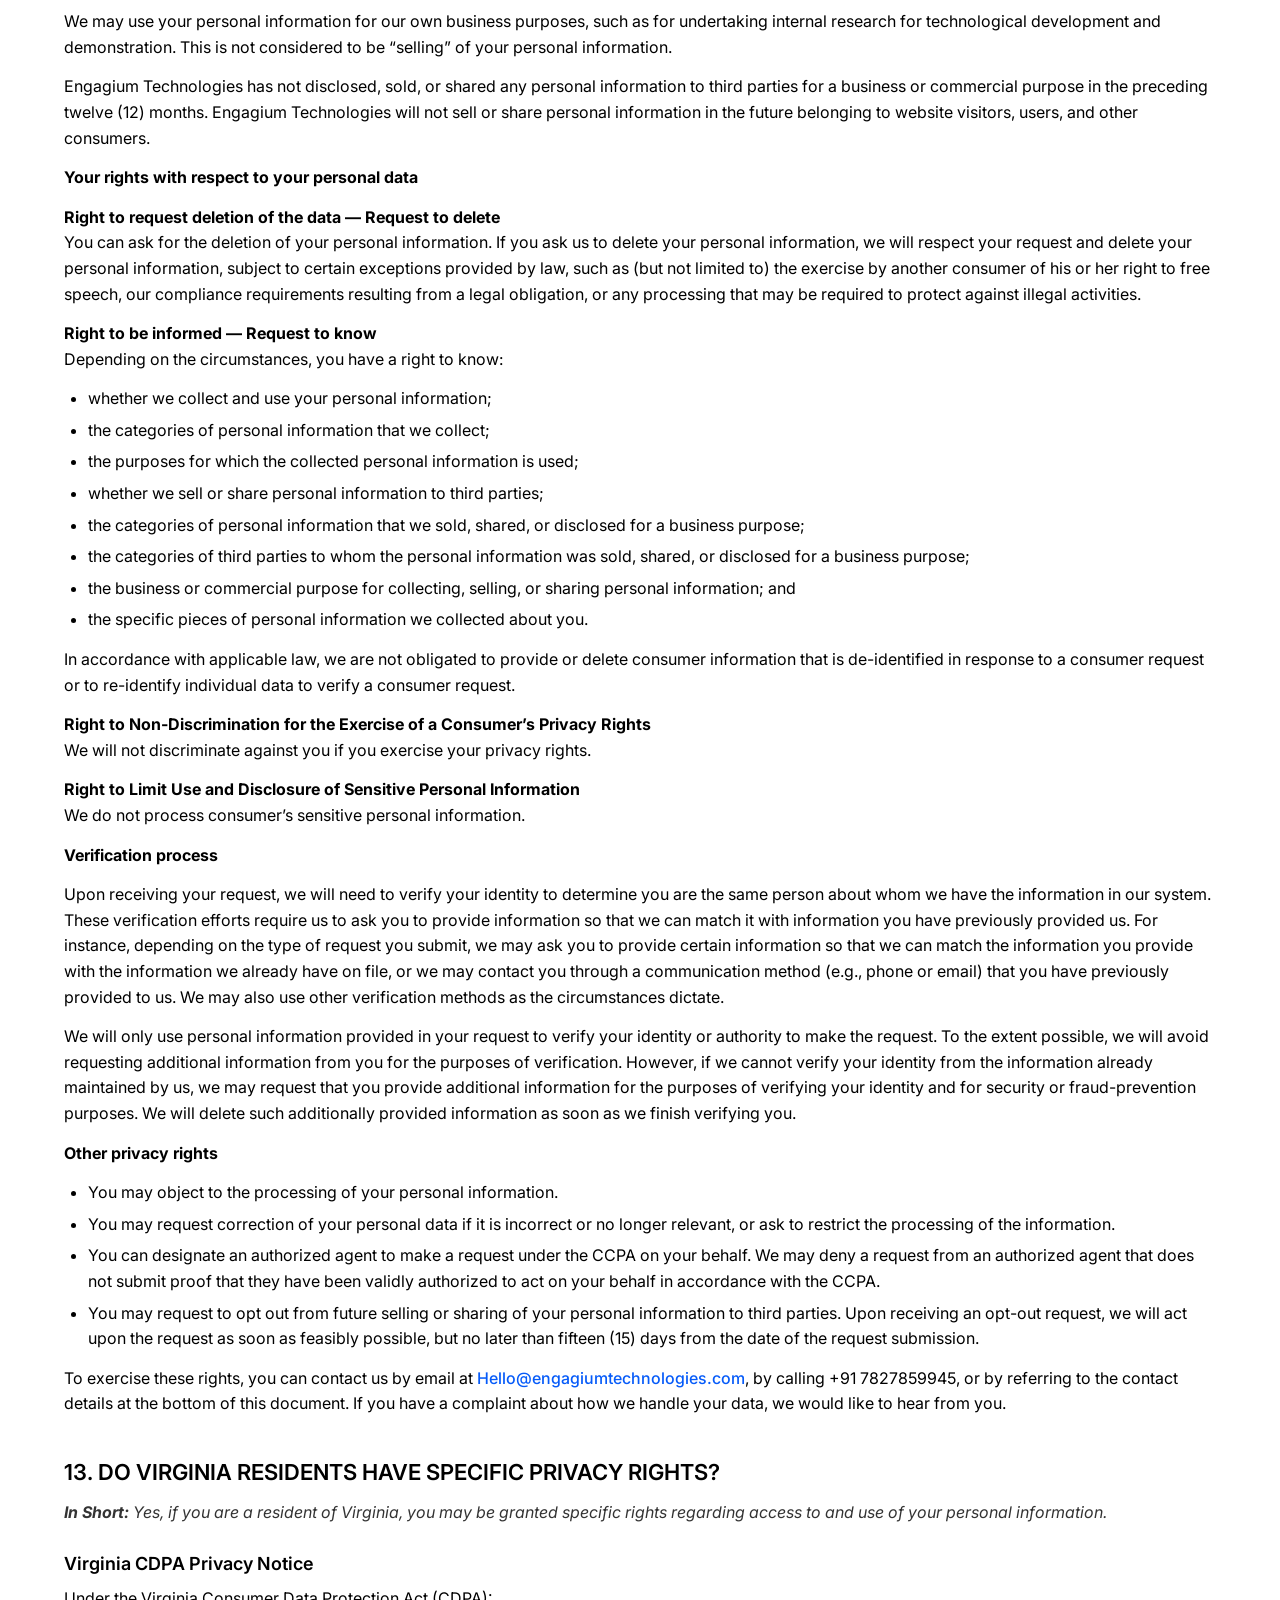
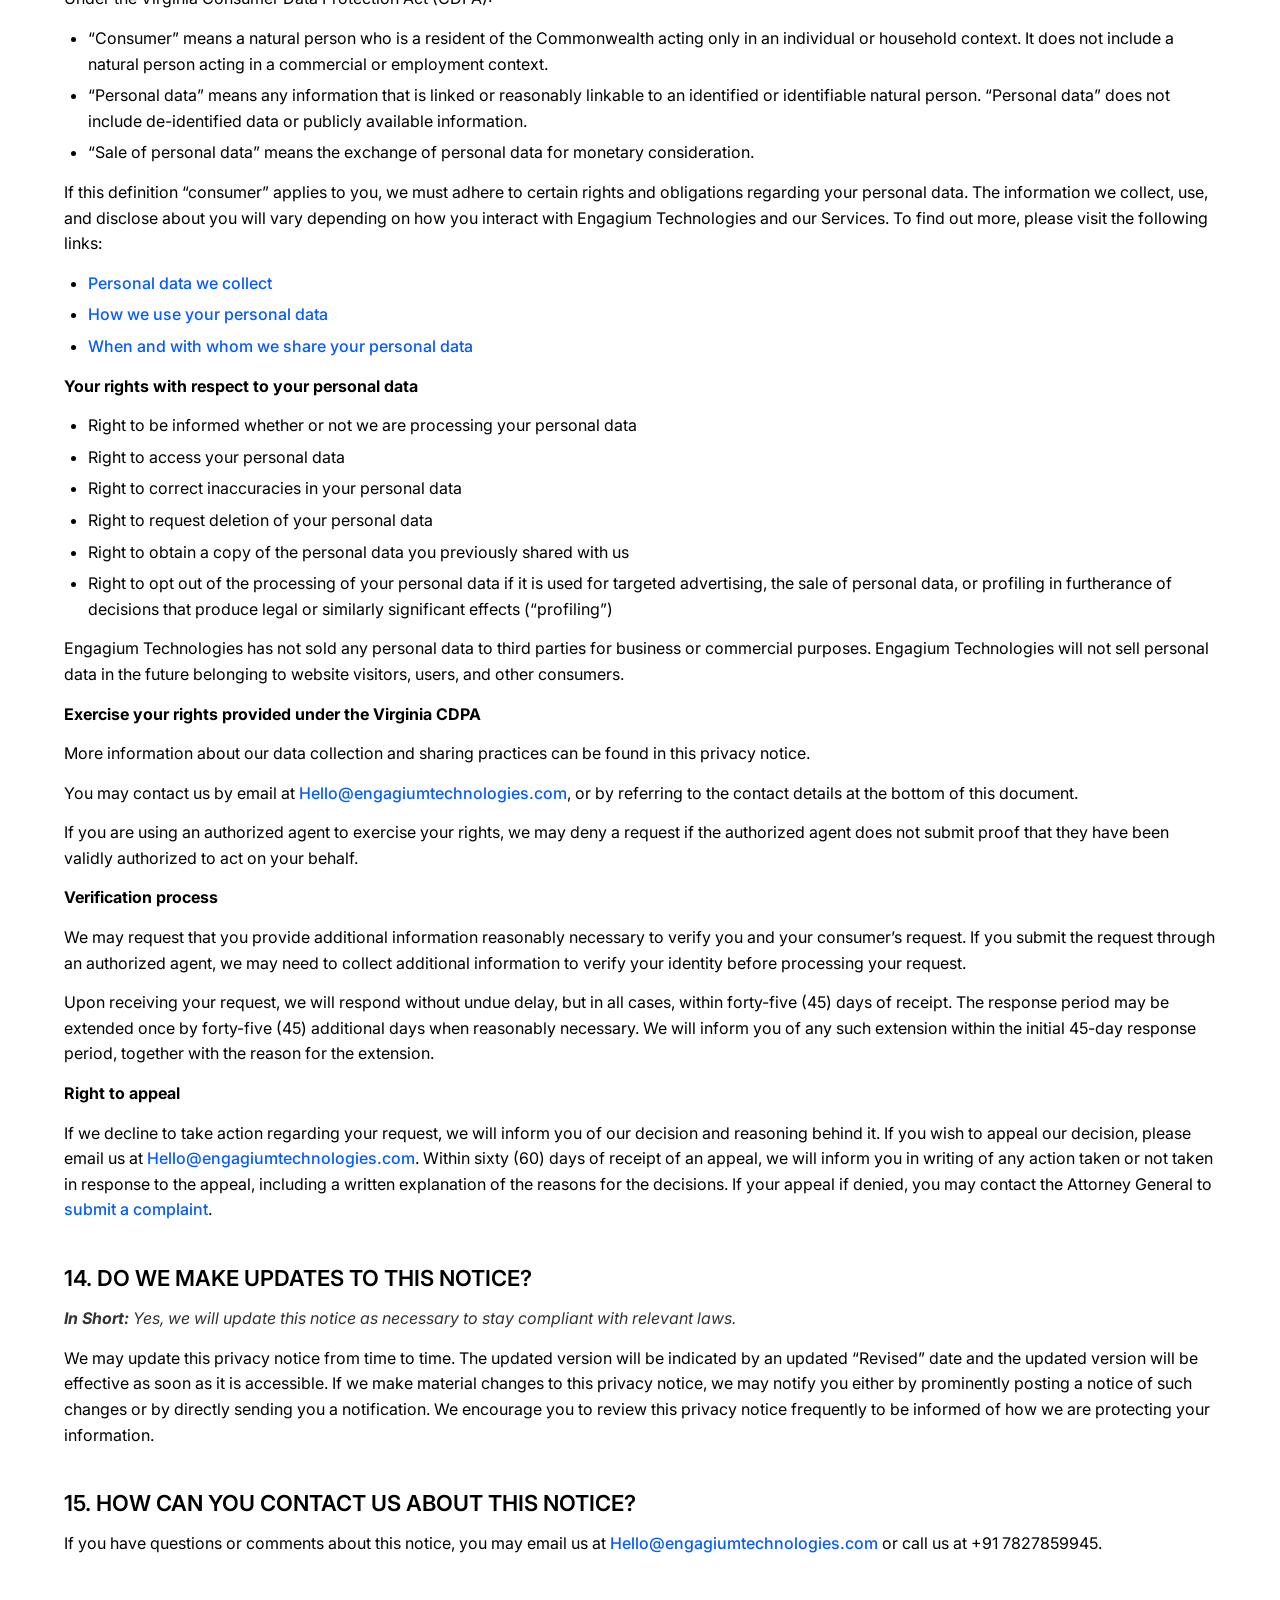
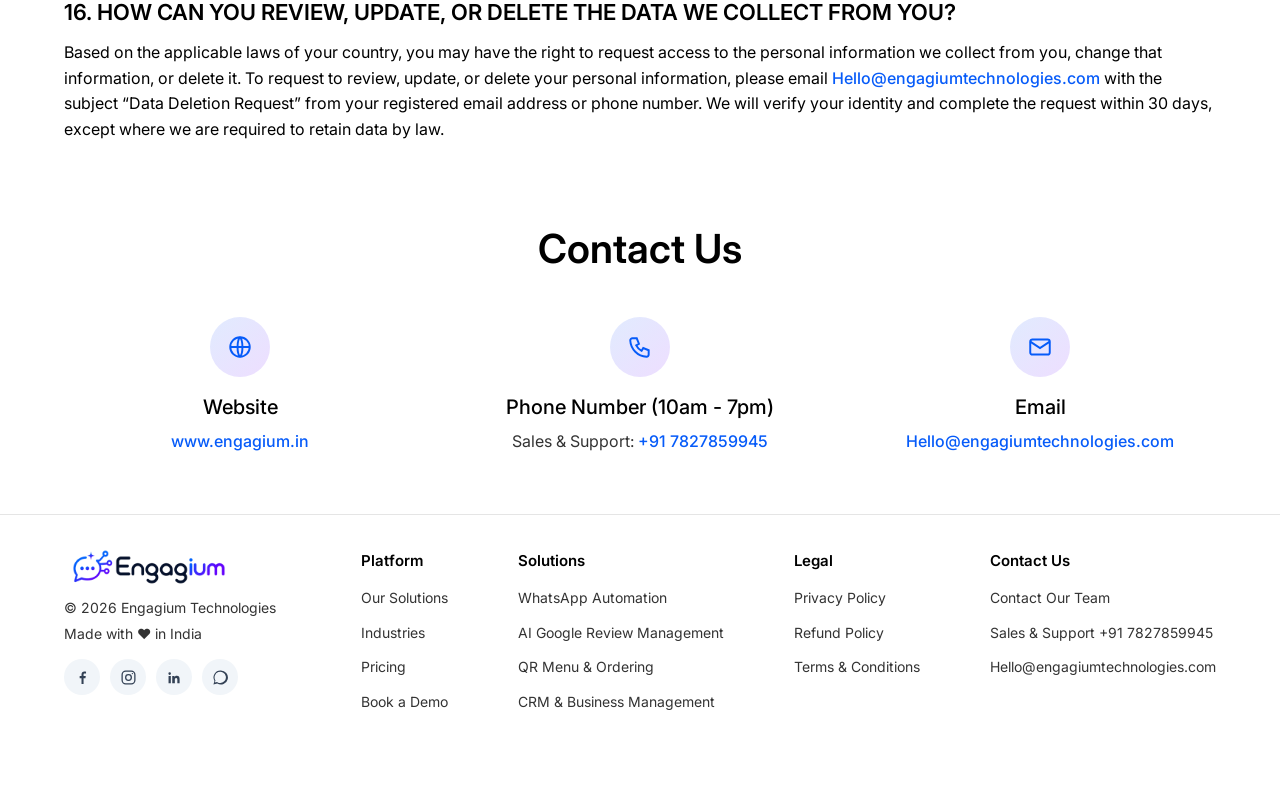
<file: privacy-policy.html>
<!DOCTYPE html><html lang="en"><head><meta charset="utf-8"><meta name="viewport" content="width=device-width, initial-scale=1.0"><title>Privacy Policy | Engagium Technologies</title><meta name="description" content="Privacy Policy of Engagium Technologies."><link rel="icon" href="Engagium Fav icon.png"><link rel="preconnect" href="https://fonts.googleapis.com"><link rel="preconnect" href="https://fonts.gstatic.com" crossorigin><link href="https://fonts.googleapis.com/css2?family=Inter:wght@400;500;600&display=swap" rel="stylesheet"><link rel="stylesheet" href="legal.css"></head><body>
<header><div class="wr nav"><a class="logo" href="index.html"><img src="wp-content/uploads/2025/03/logo.png" alt="Engagium Technologies"></a>
<nav class="menu"><a href="index.html">Home</a><div class="dd"><button type="button">Our Products <svg width="13" height="13" viewBox="0 0 13 13" fill="none"><path d="M3 4.5 6.5 8 10 4.5" stroke="currentColor" stroke-width="1.5" stroke-linecap="round"/></svg></button><div class="dd-box"><div class="dd-in"><a href="index.html#products">WhatsApp Automation</a><a href="index.html#products">AI Google Review Management</a><a href="index.html#products">QR Menu &amp; Order Management</a><a href="index.html#products">Digital NFC Card Maker</a><a href="index.html#products">CRM &amp; Business Management</a><a href="index.html#products">AI Website Builder</a></div></div></div><a href="index.html#pricing">Pricing</a><a href="index.html#industries">Industries</a><a href="index.html#contact">Contact Us</a></nav>
<div class="cta"><a class="btn btn-o" href="index.html#contact">Book A Demo</a><a class="btn btn-g" href="index.html#contact">Talk to Us</a></div>
<button class="burger" aria-label="Menu" onclick="document.getElementById('mm').classList.toggle('open')"><svg width="24" height="24" fill="none" stroke="currentColor" stroke-width="2" viewBox="0 0 24 24"><path d="M4 6h16M4 12h16M4 18h16"/></svg></button></div>
<div class="mm" id="mm"><a href="index.html">Home</a><a href="index.html#products">Our Products</a><a href="index.html#pricing">Pricing</a><a href="index.html#industries">Industries</a><a href="index.html#contact">Contact Us</a></div></header>
<main><section class="sec"><div class="wr"><h1>Privacy Policy</h1><p class="upd">Last updated 2 October 2026</p>
<p>This privacy notice for Engagium Technologies (“<b>Company</b>,” “<b>we</b>,” “<b>us</b>,” or “<b>our</b>”), describes how and why we might collect, store, use, and/or share (“<b>process</b>”) your information when you use our services (“<b>Services</b>”), such as when you:</p>
<ul><li>Visit our website at <a href="https://www.engagium.in">https://www.engagium.in</a>, or any website of ours that links to this privacy notice</li><li>Use our WhatsApp Automation, AI Google Review Management, QR Menu &amp; Order Management, Digital NFC Card Maker, CRM &amp; Business Management or AI Website Builder solutions</li><li>Engage with us in other related ways, including any sales, marketing, or events</li></ul>
<p><b>Questions or concerns?</b> Reading this privacy notice will help you understand your privacy rights and choices. If you do not agree with our policies and practices, please do not use our Services. If you still have any questions or concerns, please contact us at <a href="mailto:Hello@engagiumtechnologies.com">Hello@engagiumtechnologies.com</a>.</p>
<h2>SUMMARY OF KEY POINTS</h2>
<p><b><i>This summary provides key points from our privacy notice, but you can find out more details about any of these topics by clicking the link following each key point or by using our table of contents below to find the section you are looking for.</i></b></p>
<p><b>What personal information do we process?</b> When you visit, use, or navigate our Services, we may process personal information depending on how you interact with Engagium Technologies and the Services, the choices you make, and the products and features you use. Click <a href="#personalinfo">here</a> to learn more.</p>
<p><b>Do we process any sensitive personal information?</b> We do not process sensitive personal information.</p>
<p><b>Do we receive any information from third parties?</b> We may receive information from public databases, marketing partners, social media platforms, and other outside sources. Click <a href="#othersources">here</a> to learn more.</p>
<p><b>How do we process your information?</b> We process your information to provide, improve, and administer our Services, communicate with you, for security and fraud prevention, and to comply with law. We may also process your information for other purposes with your consent. We process your information only when we have a valid legal reason to do so. Click <a href="#infouse">here</a> to learn more.</p>
<p><b>In what situations and with which parties do we share personal information?</b> We may share information in specific situations and with specific third parties. Click <a href="#whoshare">here</a> to learn more.</p>
<p><b>How do we keep your information safe?</b> We have organizational and technical processes and procedures in place to protect your personal information. However, no electronic transmission over the internet or information storage technology can be guaranteed to be 100% secure, so we cannot promise or guarantee that hackers, cybercriminals, or other unauthorized third parties will not be able to defeat our security and improperly collect, access, steal, or modify your information. Click <a href="#infosafe">here</a> to learn more.</p>
<p><b>What are your rights?</b> Depending on where you are located geographically, the applicable privacy law may mean you have certain rights regarding your personal information. Click <a href="#privacyrights">here</a> to learn more.</p>
<p><b>How do you exercise your rights?</b> The easiest way to exercise your rights is by contacting us at <a href="mailto:Hello@engagiumtechnologies.com">Hello@engagiumtechnologies.com</a>. We will consider and act upon any request in accordance with applicable data protection laws.</p>
<p>Want to learn more about what Engagium Technologies does with any information we collect? Click <a href="#toc">here</a> to review the notice in full.</p>
<h2 id="toc">TABLE OF CONTENTS</h2>
<ol class="toc"><li><a href="#personalinfo">What information do we collect?</a></li><li><a href="#infouse">How do we process your information?</a></li><li><a href="#legalbases">What legal bases do we rely on to process your information?</a></li><li><a href="#whoshare">When and with whom do we share your personal information?</a></li><li><a href="#cookies">Do we use cookies and other tracking technologies?</a></li><li><a href="#sociallogins">How do we handle your social logins?</a></li><li><a href="#retention">How long do we keep your information?</a></li><li><a href="#infosafe">How do we keep your information safe?</a></li><li><a href="#minors">Do we collect information from minors?</a></li><li><a href="#privacyrights">What are your privacy rights?</a></li><li><a href="#dnt">Controls for do-not-track features</a></li><li><a href="#california">Do California residents have specific privacy rights?</a></li><li><a href="#virginia">Do Virginia residents have specific privacy rights?</a></li><li><a href="#updates">Do we make updates to this notice?</a></li><li><a href="#contact">How can you contact us about this notice?</a></li><li><a href="#review">How can you review, update, or delete the data we collect from you?</a></li></ol>

<h2 id="personalinfo">1. WHAT INFORMATION DO WE COLLECT?</h2>
<h3 class="sub">Personal information you disclose to us</h3><p class="short"><b><i>In Short:</i></b> <i>We collect personal information that you provide to us.</i></p>
<p>We collect personal information that you voluntarily provide to us when you register on the Services, express an interest in obtaining information about us or our products and Services, when you participate in activities on the Services, or otherwise when you contact us.</p>
<p><b>Personal Information Provided by You.</b> The personal information that we collect depends on the context of your interactions with us and the Services, the choices you make, and the products and features you use. The personal information we collect may include the following:</p>
<ul><li>names</li><li>phone numbers</li><li>email addresses</li><li>job titles</li><li>usernames</li><li>passwords</li><li>mailing addresses</li><li>billing addresses</li><li>debit/credit card numbers</li></ul>
<p><b>Sensitive Information.</b> We do not process sensitive information.</p>
<p><b>Payment Data.</b> We may collect data necessary to process your payment if you make purchases, such as your payment instrument number, and the security code associated with your payment instrument. All payment data is stored by our payment partners. You may find their privacy notice link(s) on their respective websites.</p>
<p><b>Social Media Login Data.</b> We may provide you with the option to register with us using your existing social media account details, like your Facebook, Twitter, or other social media account. If you choose to register in this way, we will collect the information described in the section called “<a href="#sociallogins">HOW DO WE HANDLE YOUR SOCIAL LOGINS?</a>” below. All personal information that you provide to us must be true, complete, and accurate, and you must notify us of any changes to such personal information.</p>
<h3 class="sub">Information automatically collected</h3><p class="short"><b><i>In Short:</i></b> <i>Some information — such as your Internet Protocol (IP) address and/or browser and device characteristics — is collected automatically when you visit our Services.</i></p>
<p>We automatically collect certain information when you visit, use, or navigate the Services. This information does not reveal your specific identity (like your name or contact information) but may include device and usage information, such as your IP address, browser and device characteristics, operating system, language preferences, referring URLs, device name, country, location, information about how and when you use our Services, and other technical information. This information is primarily needed to maintain the security and operation of our Services, and for our internal analytics and reporting purposes.</p>
<p>Like many businesses, we also collect information through cookies and similar technologies.</p>
<p>The information we collect includes:</p>
<ul><li><i>Log and Usage Data.</i> Log and usage data is service-related, diagnostic, usage, and performance information our servers automatically collect when you access or use our Services and which we record in log files. Depending on how you interact with us, this log data may include your IP address, device information, browser type, and settings and information about your activity in the Services (such as the date/time stamps associated with your usage, pages and files viewed, searches, and other actions you take such as which features you use), device event information (such as system activity, error reports (sometimes called “crash dumps”), and hardware settings).</li>
<li><i>Device Data.</i> We collect device data such as information about your computer, phone, tablet, or other device you use to access the Services. Depending on the device used, this device data may include information such as your IP address (or proxy server), device and application identification numbers, location, browser type, hardware model, Internet service provider and/or mobile carrier, operating system, and system configuration information.</li></ul>
<h3 class="sub" id="othersources">Information collected from other sources</h3><p class="short"><b><i>In Short:</i></b> <i>We may collect limited data from public databases, marketing partners, social media platforms, and other outside sources.</i></p>
<p>In order to enhance our ability to provide relevant marketing, offers, and services to you and update our records, we may obtain information about you from other sources, such as public databases, joint marketing partners, affiliate programs, data providers, social media platforms, and from other third parties. This information includes mailing addresses, job titles, email addresses, phone numbers, intent data (or user behavior data), Internet Protocol (IP) addresses, social media profiles, social media URLs, and custom profiles, for purposes of targeted advertising and event promotion. If you interact with us on a social media platform using your social media account (e.g., Facebook or Twitter), we receive personal information about you such as your name, email address, and gender. Any personal information that we collect from your social media account depends on your social media account’s privacy settings.</p>
<h3 class="sub">WhatsApp Business Platform data</h3>
<p>When you use our WhatsApp solutions, messages, phone numbers, templates and conversation data sent or received through your connected WhatsApp Business account are processed by us on your behalf and by Meta Platforms, Inc., the provider of the WhatsApp Business Platform. You are responsible for having a valid legal basis and consent to message your own customers. Meta’s terms and privacy policy apply to its processing of that data.</p>

<h2 id="infouse">2. HOW DO WE PROCESS YOUR INFORMATION?</h2><p class="short"><b><i>In Short:</i></b> <i>We process your information to provide, improve, and administer our Services, communicate with you, for security and fraud prevention, and to comply with law. We may also process your information for other purposes with your consent.</i></p>
<p><b>We process your personal information for a variety of reasons, depending on how you interact with our Services, including:</b></p>
<ul><li><b>To facilitate account creation and authentication and otherwise manage user accounts.</b> We may process your information so you can create and log in to your account, as well as keep your account in working order.</li>
<li><b>To deliver and facilitate delivery of services to the user.</b> We may process your information to provide you with the requested service.</li>
<li><b>To respond to user inquiries/offer support to users.</b> We may process your information to respond to your inquiries and solve any potential issues you might have with the requested service.</li>
<li><b>To send administrative information to you.</b> We may process your information to send you details about our products and services, changes to our terms and policies, and other similar information.</li>
<li><b>To protect our Services.</b> We may process your information as part of our efforts to keep our Services safe and secure, including fraud monitoring and prevention.</li>
<li><b>To save or protect an individual’s vital interest.</b> We may process your information when necessary to save or protect an individual’s vital interest, such as to prevent harm.</li></ul>

<h2 id="legalbases">3. WHAT LEGAL BASES DO WE RELY ON TO PROCESS YOUR INFORMATION?</h2><p class="short"><b><i>In Short:</i></b> <i>We only process your personal information when we believe it is necessary and we have a valid legal reason (i.e., legal basis) to do so under applicable law, like with your consent, to comply with laws, to provide you with services to enter into or fulfill our contractual obligations, to protect your rights, or to fulfill our legitimate business interests.</i></p>
<p><b><i>If you are located in the EU or UK, this section applies to you.</i></b></p>
<p>The General Data Protection Regulation (GDPR) and UK GDPR require us to explain the valid legal bases we rely on in order to process your personal information. As such, we may rely on the following legal bases to process your personal information:</p>
<ul><li><b>Consent.</b> We may process your information if you have given us permission (i.e., consent) to use your personal information for a specific purpose. You can withdraw your consent at any time. Click <a href="#privacyrights">here</a> to learn more.</li>
<li><b>Legal Obligations.</b> We may process your information where we believe it is necessary for compliance with our legal obligations, such as to cooperate with a law enforcement body or regulatory agency, exercise or defend our legal rights, or disclose your information as evidence in litigation in which we are involved.</li>
<li><b>Vital Interests.</b> We may process your information where we believe it is necessary to protect your vital interests or the vital interests of a third party, such as situations involving potential threats to the safety of any person.</li></ul>
<p><b><i>If you are located in Canada, this section applies to you.</i></b></p>
<p>We may process your information if you have given us specific permission (i.e., express consent) to use your personal information for a specific purpose, or in situations where your permission can be inferred (i.e., implied consent). You can withdraw your consent at any time. Click <a href="#privacyrights">here</a> to learn more.</p>
<p>In some exceptional cases, we may be legally permitted under applicable law to process your information without your consent, including, for example:</p>
<ul><li>If collection is clearly in the interests of an individual and consent cannot be obtained in a timely way</li><li>For investigations and fraud detection and prevention</li><li>For business transactions provided certain conditions are met</li><li>If it is contained in a witness statement and the collection is necessary to assess, process, or settle an insurance claim</li><li>For identifying injured, ill, or deceased persons and communicating with next of kin</li><li>If we have reasonable grounds to believe an individual has been, is, or may be victim of financial abuse</li><li>If it is reasonable to expect collection and use with consent would compromise the availability or the accuracy of the information and the collection is reasonable for purposes related to investigating a breach of an agreement or a contravention of the laws of Canada or a province</li><li>If disclosure is required to comply with a subpoena, warrant, court order, or rules of the court relating to the production of records</li><li>If it was produced by an individual in the course of their employment, business, or profession and the collection is consistent with the purposes for which the information was produced</li><li>If the collection is solely for journalistic, artistic, or literary purposes</li><li>If the information is publicly available and is specified by the regulations</li></ul>

<h2 id="whoshare">4. WHEN AND WITH WHOM DO WE SHARE YOUR PERSONAL INFORMATION?</h2><p class="short"><b><i>In Short:</i></b> <i>We may share information in specific situations described in this section and/or with the following third parties.</i></p>
<p>We may need to share your personal information in the following situations:</p>
<ul><li><b>Business Transfers.</b> We may share or transfer your information in connection with, or during negotiations of, any merger, sale of company assets, financing, or acquisition of all or a portion of our business to another company.</li>
<li><b>Service Providers and Platforms.</b> We may share your information with hosting, analytics, messaging, payment and email service providers who process it on our behalf, and with platforms you choose to connect, such as Meta (WhatsApp) and Google.</li>
<li><b>Legal Requirements.</b> We may disclose your information where required by law or to protect our rights and safety.</li></ul>
<p>We do not sell your personal information.</p>

<h2 id="cookies">5. DO WE USE COOKIES AND OTHER TRACKING TECHNOLOGIES?</h2><p class="short"><b><i>In Short:</i></b> <i>We may use cookies and other tracking technologies to collect and store your information.</i></p>
<p>We may use cookies and similar tracking technologies (like web beacons and pixels) to access or store information. You can set your browser to remove or reject cookies; some features of our Services may not work without them.</p>

<h2 id="sociallogins">6. HOW DO WE HANDLE YOUR SOCIAL LOGINS?</h2><p class="short"><b><i>In Short:</i></b> <i>If you choose to register or log in to our Services using a social media account, we may have access to certain information about you.</i></p>
<p>Our Services offer you the ability to register and log in using your third-party social media account details (like your Facebook or Twitter logins). Where you choose to do this, we will receive certain profile information about you from your social media provider. The profile information we receive may vary depending on the social media provider concerned, but will often include your name, email address, friends list, and profile picture, as well as other information you choose to make public on such a social media platform.</p>
<p>We will use the information we receive only for the purposes that are described in this privacy notice or that are otherwise made clear to you on the relevant Services. Please note that we do not control, and are not responsible for, other uses of your personal information by your third-party social media provider. We recommend that you review their privacy notice to understand how they collect, use, and share your personal information, and how you can set your privacy preferences on their sites and apps.</p>

<h2 id="retention">7. HOW LONG DO WE KEEP YOUR INFORMATION?</h2><p class="short"><b><i>In Short:</i></b> <i>We keep your information for as long as necessary to fulfill the purposes outlined in this privacy notice unless otherwise required by law.</i></p>
<p>We will only keep your personal information for as long as it is necessary for the purposes set out in this privacy notice, unless a longer retention period is required or permitted by law (such as tax, accounting, or other legal requirements). No purpose in this notice will require us keeping your personal information for longer than thirty six (36) months past the start of the idle period of the user’s account.</p>
<p>When we have no ongoing legitimate business need to process your personal information, we will either delete or anonymize such information, or, if this is not possible (for example, because your personal information has been stored in backup archives), then we will securely store your personal information and isolate it from any further processing until deletion is possible.</p>

<h2 id="infosafe">8. HOW DO WE KEEP YOUR INFORMATION SAFE?</h2><p class="short"><b><i>In Short:</i></b> <i>We aim to protect your personal information through a system of organizational and technical security measures.</i></p>
<p>We have implemented appropriate and reasonable technical and organizational security measures designed to protect the security of any personal information we process. However, despite our safeguards and efforts to secure your information, no electronic transmission over the Internet or information storage technology can be guaranteed to be 100% secure, so we cannot promise or guarantee that hackers, cybercriminals, or other unauthorized third parties will not be able to defeat our security and improperly collect, access, steal, or modify your information. Although we will do our best to protect your personal information, transmission of personal information to and from our Services is at your own risk. You should only access the Services within a secure environment.</p>

<h2 id="minors">9. DO WE COLLECT INFORMATION FROM MINORS?</h2><p class="short"><b><i>In Short:</i></b> <i>We do not knowingly collect data from or market to children under 18 years of age.</i></p>
<p>We do not knowingly solicit data from or market to children under 18 years of age. By using the Services, you represent that you are at least 18 or that you are the parent or guardian of such a minor and consent to such minor dependent’s use of the Services. If we learn that personal information from users less than 18 years of age has been collected, we will deactivate the account and take reasonable measures to promptly delete such data from our records. If you become aware of any data we may have collected from children under age 18, please contact us at <a href="mailto:Hello@engagiumtechnologies.com">Hello@engagiumtechnologies.com</a>.</p>

<h2 id="privacyrights">10. WHAT ARE YOUR PRIVACY RIGHTS?</h2><p class="short"><b><i>In Short:</i></b> <i>In some regions, such as India, the European Economic Area (EEA), United Kingdom (UK), and Canada, you have rights that allow you greater access to and control over your personal information. You may review, change, or terminate your account at any time.</i></p>
<p>In some regions (like India, the EEA, UK, and Canada), you have certain rights under applicable data protection laws, including the Digital Personal Data Protection Act, 2023. These may include the right (i) to request access and obtain a copy of your personal information, (ii) to request rectification or erasure; (iii) to restrict the processing of your personal information; and (iv) if applicable, to data portability. In certain circumstances, you may also have the right to object to the processing of your personal information. You can make such a request by contacting us by using the contact details provided in the section “<a href="#contact">HOW CAN YOU CONTACT US ABOUT THIS NOTICE?</a>” below.</p>
<p>We will consider and act upon any request in accordance with applicable data protection laws. If you are located in the EEA or UK and you believe we are unlawfully processing your personal information, you also have the right to complain to your local data protection supervisory authority. You can find their contact details here: <a href="https://ec.europa.eu/justice/data-protection/bodies/authorities/index_en.htm" target="_blank" rel="noopener">https://ec.europa.eu/justice/data-protection/bodies/authorities/index_en.htm</a>.</p>
<p>If you are located in Switzerland, the contact details for the data protection authorities are available here: <a href="https://www.edoeb.admin.ch/edoeb/en/home.html" target="_blank" rel="noopener">https://www.edoeb.admin.ch/edoeb/en/home.html</a>.</p>
<p><b>Withdrawing your consent:</b> If we are relying on your consent to process your personal information, which may be express and/or implied consent depending on the applicable law, you have the right to withdraw your consent at any time. You can withdraw your consent at any time by contacting us by using the contact details provided in the section “<a href="#contact">HOW CAN YOU CONTACT US ABOUT THIS NOTICE?</a>” below.</p>
<p>However, please note that this will not affect the lawfulness of the processing before its withdrawal nor, when applicable law allows, will it affect the processing of your personal information conducted in reliance on lawful processing grounds other than consent.</p>
<p><b>Opting out of marketing and promotional communications:</b> You can unsubscribe from our marketing and promotional communications at any time by replying “STOP” or “UNSUBSCRIBE” to the messages that we send, or by contacting us using the details provided in the section “<a href="#contact">HOW CAN YOU CONTACT US ABOUT THIS NOTICE?</a>” below. You will then be removed from the marketing lists. However, we may still communicate with you — for example, to send you service-related messages that are necessary for the administration and use of your account, to respond to service requests, or for other non-marketing purposes.</p>
<h3 class="sub">Account Information</h3>
<p>If you would at any time like to review or change the information in your account or terminate your account, you can:</p>
<ul><li>Log in to your account settings and update your user account.</li><li>Contact us using the contact information provided.</li></ul>
<p>Upon your request to terminate your account, we will deactivate or delete your account and information from our active databases. However, we may retain some information in our files to prevent fraud, troubleshoot problems, assist with any investigations, enforce our legal terms and/or comply with applicable legal requirements.</p>
<p><b>Cookies and similar technologies:</b> Most Web browsers are set to accept cookies by default. If you prefer, you can usually choose to set your browser to remove cookies and to reject cookies. If you choose to remove cookies or reject cookies, this could affect certain features or services of our Services. To opt out of interest-based advertising by advertisers on our Services visit <a href="http://www.aboutads.info/choices/" target="_blank" rel="noopener">http://www.aboutads.info/choices/</a>.</p>
<p>If you have questions or comments about your privacy rights, you may email us at <a href="mailto:Hello@engagiumtechnologies.com">Hello@engagiumtechnologies.com</a>.</p>

<h2 id="dnt">11. CONTROLS FOR DO-NOT-TRACK FEATURES</h2>
<p>Most web browsers and some mobile operating systems and mobile applications include a Do-Not-Track (“DNT”) feature or setting you can activate to signal your privacy preference not to have data about your online browsing activities monitored and collected. At this stage no uniform technology standard for recognizing and implementing DNT signals has been finalized. As such, we do not currently respond to DNT browser signals or any other mechanism that automatically communicates your choice not to be tracked online. If a standard for online tracking is adopted that we must follow in the future, we will inform you about that practice in a revised version of this privacy notice.</p>

<h2 id="california">12. DO CALIFORNIA RESIDENTS HAVE SPECIFIC PRIVACY RIGHTS?</h2><p class="short"><b><i>In Short:</i></b> <i>Yes, if you are a resident of California, you are granted specific rights regarding access to your personal information.</i></p>
<p>California Civil Code Section 1798.83, also known as the “Shine The Light” law, permits our users who are California residents to request and obtain from us, once a year and free of charge, information about categories of personal information (if any) we disclosed to third parties for direct marketing purposes and the names and addresses of all third parties with which we shared personal information in the immediately preceding calendar year. If you are a California resident and would like to make such a request, please submit your request in writing to us using the contact information provided below.</p>
<p>If you are under 18 years of age, reside in California, and have a registered account with Services, you have the right to request removal of unwanted data that you publicly post on the Services. To request removal of such data, please contact us using the contact information provided below and include the email address associated with your account and a statement that you reside in California. We will make sure the data is not publicly displayed on the Services, but please be aware that the data may not be completely or comprehensively removed from all our systems (e.g., backups, etc.).</p>
<h3 class="sub">CCPA Privacy Notice</h3>
<p>The California Code of Regulations defines a “resident” as:</p>
<p>(1) every individual who is in the State of California for other than a temporary or transitory purpose and<br>(2) every individual who is domiciled in the State of California who is outside the State of California for a temporary or transitory purpose</p>
<p>All other individuals are defined as “non-residents.” If this definition of “resident” applies to you, we must adhere to certain rights and obligations regarding your personal information.</p>
<p><b>What categories of personal information do we collect?</b> We have collected the following categories of personal information in the past twelve (12) months:</p>
<div class="table-wrap"><table><tr><th>Category</th><th>Examples</th><th>Collected</th></tr>
<tr><td>A. Identifiers</td><td>Contact details, such as real name, alias, postal address, telephone or mobile contact number, unique personal identifier, online identifier, Internet Protocol address, email address, and account name</td><td>YES</td></tr>
<tr><td>B. Personal information categories listed in the California Customer Records statute</td><td>Name, contact information, education, employment, employment history, and financial information</td><td>YES</td></tr>
<tr><td>C. Protected classification characteristics under California or federal law</td><td>Gender and date of birth</td><td>YES</td></tr>
<tr><td>I. Professional or employment-related information</td><td>Business contact details in order to provide you our Services at a business level or job title, work history, and professional qualifications if you apply for a job with us</td><td>YES</td></tr>
<tr><td>K. Inferences drawn from other personal information</td><td>Inferences drawn from any of the collected personal information listed above to create a profile or summary about, for example, an individual’s preferences and characteristics</td><td>YES</td></tr></table></div>
<p>We will use and retain the collected personal information as needed to provide the Services or for:</p>
<ul><li>Category A - 36 months</li><li>Category B - 36 months</li><li>Category C - 36 months</li><li>Category I - 36 months</li><li>Category K - 36 months</li></ul>
<p>We may also collect other personal information outside of these categories through instances where you interact with us in person, online, or by phone or mail in the context of:</p>
<ul><li>Receiving help through our customer support channels;</li><li>Participation in customer surveys or contests; and</li><li>Facilitation in the delivery of our Services and to respond to your inquiries.</li></ul>
<p><b>How do we use and share your personal information?</b></p>
<p>More information about our data collection and sharing practices can be found in this privacy notice.</p>
<p>You may contact us by email at <a href="mailto:Hello@engagiumtechnologies.com">Hello@engagiumtechnologies.com</a>, by calling +91 7827859945, by visiting <a href="index.html#contact">our contact section</a>, or by referring to the contact details at the bottom of this document.</p>
<p>If you are using an authorized agent to exercise your right to opt out we may deny a request if the authorized agent does not submit proof that they have been validly authorized to act on your behalf.</p>
<p><b>Will your information be shared with anyone else?</b></p>
<p>We may disclose your personal information with our service providers pursuant to a written contract between us and each service provider. Each service provider is a for-profit entity that processes the information on our behalf, following the same strict privacy protection obligations mandated by the CCPA.</p>
<p>We may use your personal information for our own business purposes, such as for undertaking internal research for technological development and demonstration. This is not considered to be “selling” of your personal information.</p>
<p>Engagium Technologies has not disclosed, sold, or shared any personal information to third parties for a business or commercial purpose in the preceding twelve (12) months. Engagium Technologies will not sell or share personal information in the future belonging to website visitors, users, and other consumers.</p>
<p><b>Your rights with respect to your personal data</b></p>
<p><b>Right to request deletion of the data — Request to delete</b><br>You can ask for the deletion of your personal information. If you ask us to delete your personal information, we will respect your request and delete your personal information, subject to certain exceptions provided by law, such as (but not limited to) the exercise by another consumer of his or her right to free speech, our compliance requirements resulting from a legal obligation, or any processing that may be required to protect against illegal activities.</p>
<p><b>Right to be informed — Request to know</b><br>Depending on the circumstances, you have a right to know:</p>
<ul><li>whether we collect and use your personal information;</li><li>the categories of personal information that we collect;</li><li>the purposes for which the collected personal information is used;</li><li>whether we sell or share personal information to third parties;</li><li>the categories of personal information that we sold, shared, or disclosed for a business purpose;</li><li>the categories of third parties to whom the personal information was sold, shared, or disclosed for a business purpose;</li><li>the business or commercial purpose for collecting, selling, or sharing personal information; and</li><li>the specific pieces of personal information we collected about you.</li></ul>
<p>In accordance with applicable law, we are not obligated to provide or delete consumer information that is de-identified in response to a consumer request or to re-identify individual data to verify a consumer request.</p>
<p><b>Right to Non-Discrimination for the Exercise of a Consumer’s Privacy Rights</b><br>We will not discriminate against you if you exercise your privacy rights.</p>
<p><b>Right to Limit Use and Disclosure of Sensitive Personal Information</b><br>We do not process consumer’s sensitive personal information.</p>
<p><b>Verification process</b></p>
<p>Upon receiving your request, we will need to verify your identity to determine you are the same person about whom we have the information in our system. These verification efforts require us to ask you to provide information so that we can match it with information you have previously provided us. For instance, depending on the type of request you submit, we may ask you to provide certain information so that we can match the information you provide with the information we already have on file, or we may contact you through a communication method (e.g., phone or email) that you have previously provided to us. We may also use other verification methods as the circumstances dictate.</p>
<p>We will only use personal information provided in your request to verify your identity or authority to make the request. To the extent possible, we will avoid requesting additional information from you for the purposes of verification. However, if we cannot verify your identity from the information already maintained by us, we may request that you provide additional information for the purposes of verifying your identity and for security or fraud-prevention purposes. We will delete such additionally provided information as soon as we finish verifying you.</p>
<p><b>Other privacy rights</b></p>
<ul><li>You may object to the processing of your personal information.</li><li>You may request correction of your personal data if it is incorrect or no longer relevant, or ask to restrict the processing of the information.</li><li>You can designate an authorized agent to make a request under the CCPA on your behalf. We may deny a request from an authorized agent that does not submit proof that they have been validly authorized to act on your behalf in accordance with the CCPA.</li><li>You may request to opt out from future selling or sharing of your personal information to third parties. Upon receiving an opt-out request, we will act upon the request as soon as feasibly possible, but no later than fifteen (15) days from the date of the request submission.</li></ul>
<p>To exercise these rights, you can contact us by email at <a href="mailto:Hello@engagiumtechnologies.com">Hello@engagiumtechnologies.com</a>, by calling +91 7827859945, or by referring to the contact details at the bottom of this document. If you have a complaint about how we handle your data, we would like to hear from you.</p>

<h2 id="virginia">13. DO VIRGINIA RESIDENTS HAVE SPECIFIC PRIVACY RIGHTS?</h2><p class="short"><b><i>In Short:</i></b> <i>Yes, if you are a resident of Virginia, you may be granted specific rights regarding access to and use of your personal information.</i></p>
<h3 class="sub">Virginia CDPA Privacy Notice</h3>
<p>Under the Virginia Consumer Data Protection Act (CDPA):</p>
<ul><li>“Consumer” means a natural person who is a resident of the Commonwealth acting only in an individual or household context. It does not include a natural person acting in a commercial or employment context.</li><li>“Personal data” means any information that is linked or reasonably linkable to an identified or identifiable natural person. “Personal data” does not include de-identified data or publicly available information.</li><li>“Sale of personal data” means the exchange of personal data for monetary consideration.</li></ul>
<p>If this definition “consumer” applies to you, we must adhere to certain rights and obligations regarding your personal data. The information we collect, use, and disclose about you will vary depending on how you interact with Engagium Technologies and our Services. To find out more, please visit the following links:</p>
<ul><li><a href="#personalinfo">Personal data we collect</a></li><li><a href="#infouse">How we use your personal data</a></li><li><a href="#whoshare">When and with whom we share your personal data</a></li></ul>
<p><b>Your rights with respect to your personal data</b></p>
<ul><li>Right to be informed whether or not we are processing your personal data</li><li>Right to access your personal data</li><li>Right to correct inaccuracies in your personal data</li><li>Right to request deletion of your personal data</li><li>Right to obtain a copy of the personal data you previously shared with us</li><li>Right to opt out of the processing of your personal data if it is used for targeted advertising, the sale of personal data, or profiling in furtherance of decisions that produce legal or similarly significant effects (“profiling”)</li></ul>
<p>Engagium Technologies has not sold any personal data to third parties for business or commercial purposes. Engagium Technologies will not sell personal data in the future belonging to website visitors, users, and other consumers.</p>
<p><b>Exercise your rights provided under the Virginia CDPA</b></p>
<p>More information about our data collection and sharing practices can be found in this privacy notice.</p>
<p>You may contact us by email at <a href="mailto:Hello@engagiumtechnologies.com">Hello@engagiumtechnologies.com</a>, or by referring to the contact details at the bottom of this document.</p>
<p>If you are using an authorized agent to exercise your rights, we may deny a request if the authorized agent does not submit proof that they have been validly authorized to act on your behalf.</p>
<p><b>Verification process</b></p>
<p>We may request that you provide additional information reasonably necessary to verify you and your consumer’s request. If you submit the request through an authorized agent, we may need to collect additional information to verify your identity before processing your request.</p>
<p>Upon receiving your request, we will respond without undue delay, but in all cases, within forty-five (45) days of receipt. The response period may be extended once by forty-five (45) additional days when reasonably necessary. We will inform you of any such extension within the initial 45-day response period, together with the reason for the extension.</p>
<p><b>Right to appeal</b></p>
<p>If we decline to take action regarding your request, we will inform you of our decision and reasoning behind it. If you wish to appeal our decision, please email us at <a href="mailto:Hello@engagiumtechnologies.com">Hello@engagiumtechnologies.com</a>. Within sixty (60) days of receipt of an appeal, we will inform you in writing of any action taken or not taken in response to the appeal, including a written explanation of the reasons for the decisions. If your appeal if denied, you may contact the Attorney General to <a href="https://www.oag.state.va.us/consumer-protection/index.php/file-a-complaint" target="_blank" rel="noopener">submit a complaint</a>.</p>

<h2 id="updates">14. DO WE MAKE UPDATES TO THIS NOTICE?</h2><p class="short"><b><i>In Short:</i></b> <i>Yes, we will update this notice as necessary to stay compliant with relevant laws.</i></p>
<p>We may update this privacy notice from time to time. The updated version will be indicated by an updated “Revised” date and the updated version will be effective as soon as it is accessible. If we make material changes to this privacy notice, we may notify you either by prominently posting a notice of such changes or by directly sending you a notification. We encourage you to review this privacy notice frequently to be informed of how we are protecting your information.</p>

<h2 id="contact">15. HOW CAN YOU CONTACT US ABOUT THIS NOTICE?</h2>
<p>If you have questions or comments about this notice, you may email us at <a href="mailto:Hello@engagiumtechnologies.com">Hello@engagiumtechnologies.com</a> or call us at +91 7827859945.</p>

<h2 id="review">16. HOW CAN YOU REVIEW, UPDATE, OR DELETE THE DATA WE COLLECT FROM YOU?</h2>
<p>Based on the applicable laws of your country, you may have the right to request access to the personal information we collect from you, change that information, or delete it. To request to review, update, or delete your personal information, please email <a href="mailto:Hello@engagiumtechnologies.com">Hello@engagiumtechnologies.com</a> with the subject “Data Deletion Request” from your registered email address or phone number. We will verify your identity and complete the request within 30 days, except where we are required to retain data by law.</p></div></section>
<section class="contact"><div class="wr"><h2>Contact Us</h2><div class="cgrid">
<div class="ci"><div class="ic"><svg width="26" height="26" viewBox="0 0 24 24" fill="none" stroke="currentColor" stroke-width="1.8"><circle cx="12" cy="12" r="9"/><path d="M3 12h18M12 3c3 3 3 15 0 18M12 3c-3 3-3 15 0 18"/></svg></div><h3>Website</h3><p><a href="https://www.engagium.in">www.engagium.in</a></p></div>
<div class="ci"><div class="ic"><svg width="26" height="26" viewBox="0 0 24 24" fill="none" stroke="currentColor" stroke-width="1.8"><path d="M5 4h4l2 5-2.5 1.5a11 11 0 0 0 5 5L15 13l5 2v4a2 2 0 0 1-2 2A16 16 0 0 1 3 6a2 2 0 0 1 2-2Z"/></svg></div><h3>Phone Number (10am - 7pm)</h3><p>Sales &amp; Support: <a href="tel:+917827859945">+91 7827859945</a></p></div>
<div class="ci"><div class="ic"><svg width="26" height="26" viewBox="0 0 24 24" fill="none" stroke="currentColor" stroke-width="1.8"><rect x="3" y="5" width="18" height="14" rx="2"/><path d="m3 7 9 6 9-6"/></svg></div><h3>Email</h3><p><a href="mailto:Hello@engagiumtechnologies.com">Hello@engagiumtechnologies.com</a></p></div>
</div></div></section></main>
<footer><div class="wr"><div class="fgrid"><div class="fbrand"><img src="wp-content/uploads/2025/03/logo.png" alt="Engagium Technologies"><p>© 2026 Engagium Technologies</p><p>Made with ♥️ in India</p>
<div class="soc"><a href="https://www.facebook.com/" target="_blank" rel="noopener" aria-label="Facebook"><svg width="17" height="17" viewBox="0 0 24 24" fill="currentColor"><path d="M13.5 21v-8h2.7l.4-3h-3.1V8.1c0-.9.3-1.6 1.7-1.6h1.8V3.8c-.3 0-1.3-.1-2.4-.1-2.4 0-4 1.5-4 4.1V10H8v3h2.6v8h2.9Z"/></svg></a><a href="https://www.instagram.com/" target="_blank" rel="noopener" aria-label="Instagram"><svg width="17" height="17" viewBox="0 0 24 24" fill="none" stroke="currentColor" stroke-width="1.8"><rect x="3" y="3" width="18" height="18" rx="5"/><circle cx="12" cy="12" r="4"/><circle cx="17.5" cy="6.5" r="1" fill="currentColor" stroke="none"/></svg></a><a href="https://www.linkedin.com/" target="_blank" rel="noopener" aria-label="LinkedIn"><svg width="17" height="17" viewBox="0 0 24 24" fill="currentColor"><path d="M5.2 8.3A1.8 1.8 0 1 1 5.2 4.7a1.8 1.8 0 0 1 0 3.6ZM3.6 9.8h3.2V20H3.6V9.8Zm5.2 0h3.1v1.4h.1c.4-.8 1.5-1.7 3.2-1.7 3.4 0 4 2.2 4 5.1V20H16v-4.8c0-1.1 0-2.6-1.6-2.6s-1.9 1.2-1.9 2.5V20H8.8V9.8Z"/></svg></a><a href="https://wa.me/917827859945" target="_blank" rel="noopener" aria-label="WhatsApp"><svg width="17" height="17" viewBox="0 0 24 24" fill="currentColor"><path d="M12 2a9.8 9.8 0 0 0-8.5 14.8L2 22l5.4-1.4A10 10 0 1 0 12 2Zm0 17.8c-1.6 0-3.2-.4-4.5-1.2l-.3-.2-3.2.8.9-3.1-.2-.3A8 8 0 1 1 12 19.8Z"/></svg></a></div></div>
<div class="fcols"><div><h4>Platform</h4><ul><li><a href="index.html#products">Our Solutions</a></li><li><a href="index.html#industries">Industries</a></li><li><a href="index.html#pricing">Pricing</a></li><li><a href="index.html#contact">Book a Demo</a></li></ul></div>
<div><h4>Solutions</h4><ul><li><a href="index.html#products">WhatsApp Automation</a></li><li><a href="index.html#products">AI Google Review Management</a></li><li><a href="index.html#products">QR Menu &amp; Ordering</a></li><li><a href="index.html#products">CRM &amp; Business Management</a></li></ul></div>
<div><h4>Legal</h4><ul><li><a href="privacy-policy.html">Privacy Policy</a></li><li><a href="refund-policy.html">Refund Policy</a></li><li><a href="terms-and-conditions.html">Terms &amp; Conditions</a></li></ul></div>
<div><h4>Contact Us</h4><ul><li><a href="index.html#contact">Contact Our Team</a></li><li><a href="tel:+917827859945">Sales &amp; Support +91 7827859945</a></li><li><a href="mailto:Hello@engagiumtechnologies.com">Hello@engagiumtechnologies.com</a></li></ul></div></div></div></div></footer></body></html>
</file>
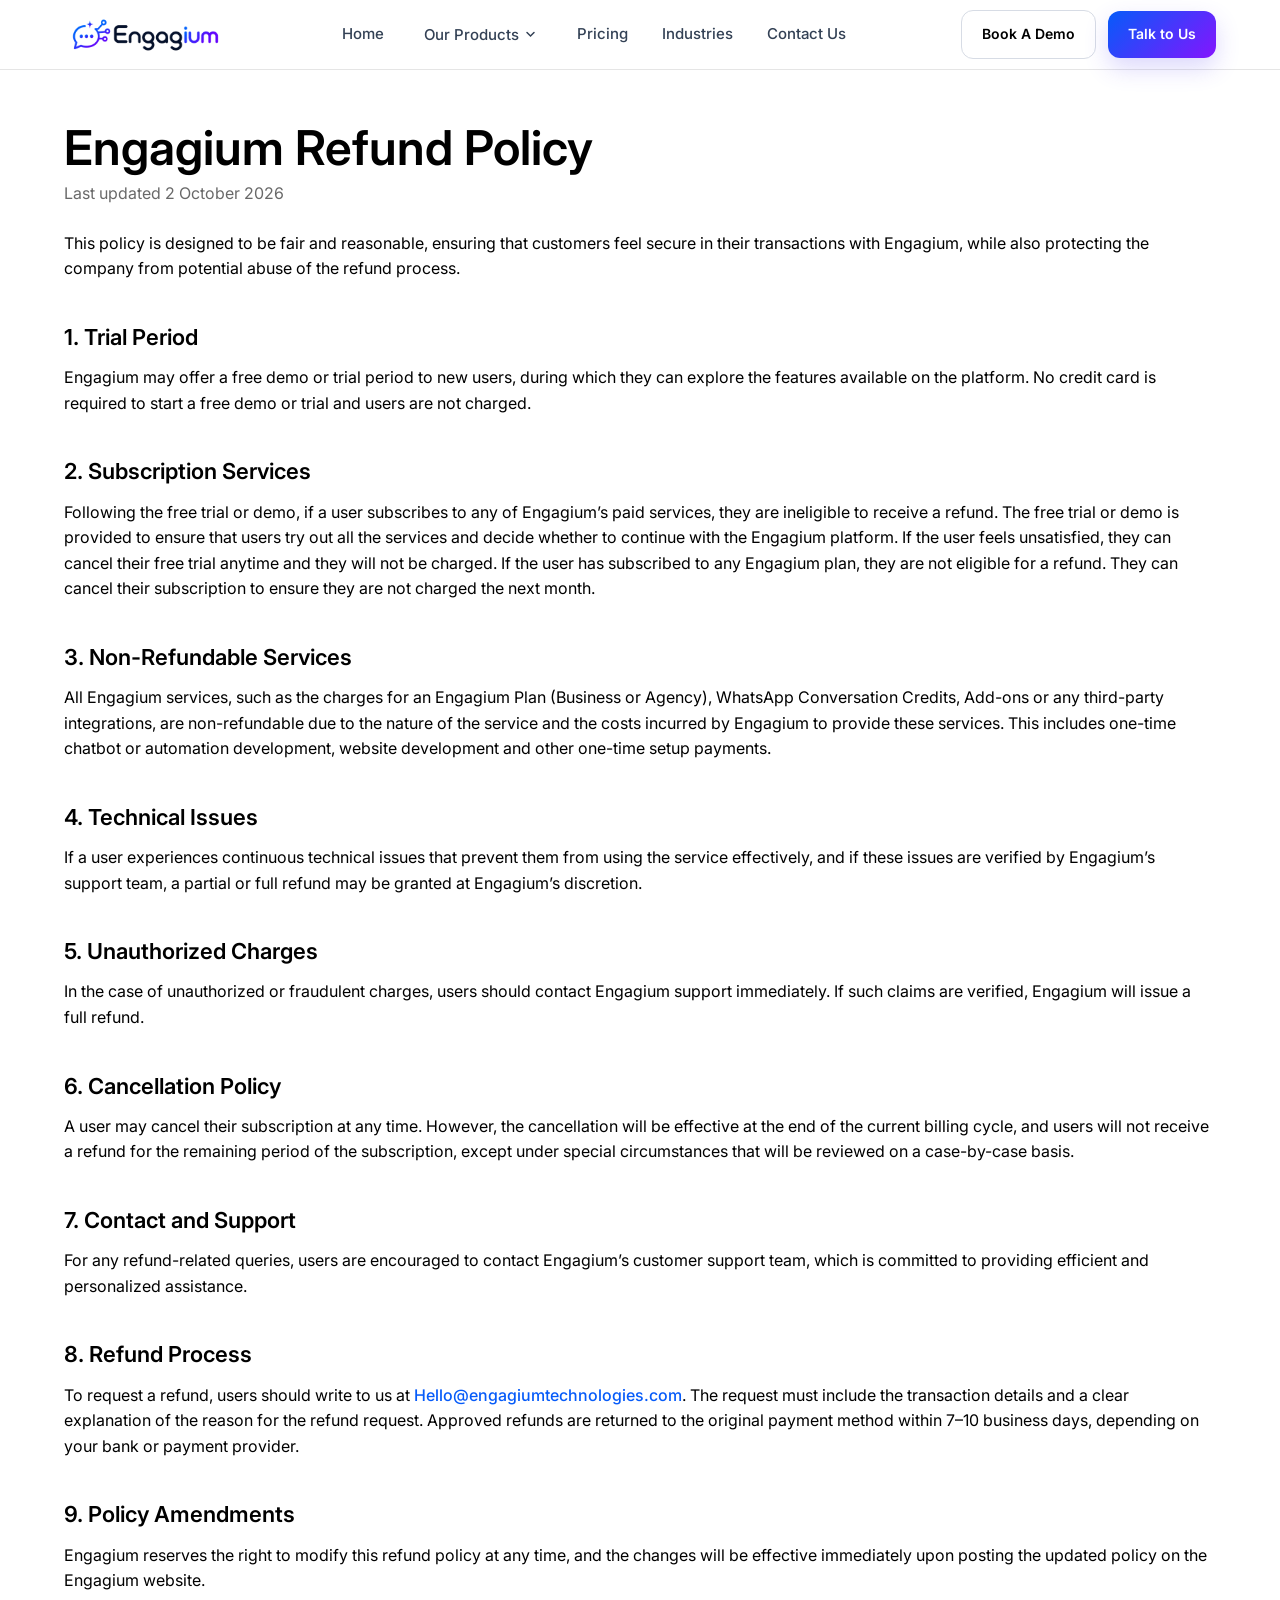
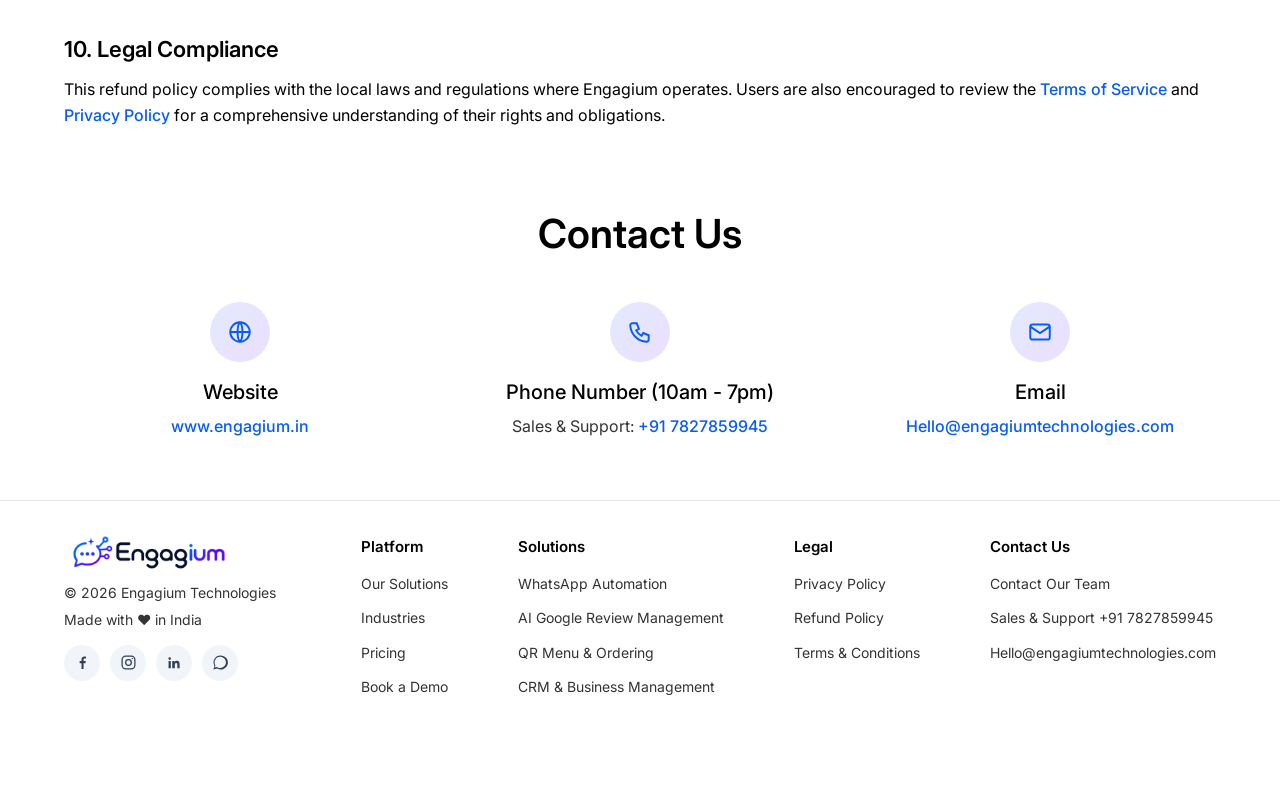
<file: refund-policy.html>
<!DOCTYPE html><html lang="en"><head><meta charset="utf-8"><meta name="viewport" content="width=device-width, initial-scale=1.0"><title>Refund Policy | Engagium Technologies</title><meta name="description" content="Refund Policy of Engagium Technologies."><link rel="icon" href="Engagium Fav icon.png"><link rel="preconnect" href="https://fonts.googleapis.com"><link rel="preconnect" href="https://fonts.gstatic.com" crossorigin><link href="https://fonts.googleapis.com/css2?family=Inter:wght@400;500;600&display=swap" rel="stylesheet"><link rel="stylesheet" href="legal.css"></head><body>
<header><div class="wr nav"><a class="logo" href="index.html"><img src="wp-content/uploads/2025/03/logo.png" alt="Engagium Technologies"></a>
<nav class="menu"><a href="index.html">Home</a><div class="dd"><button type="button">Our Products <svg width="13" height="13" viewBox="0 0 13 13" fill="none"><path d="M3 4.5 6.5 8 10 4.5" stroke="currentColor" stroke-width="1.5" stroke-linecap="round"/></svg></button><div class="dd-box"><div class="dd-in"><a href="index.html#products">WhatsApp Automation</a><a href="index.html#products">AI Google Review Management</a><a href="index.html#products">QR Menu &amp; Order Management</a><a href="index.html#products">Digital NFC Card Maker</a><a href="index.html#products">CRM &amp; Business Management</a><a href="index.html#products">AI Website Builder</a></div></div></div><a href="index.html#pricing">Pricing</a><a href="index.html#industries">Industries</a><a href="index.html#contact">Contact Us</a></nav>
<div class="cta"><a class="btn btn-o" href="index.html#contact">Book A Demo</a><a class="btn btn-g" href="index.html#contact">Talk to Us</a></div>
<button class="burger" aria-label="Menu" onclick="document.getElementById('mm').classList.toggle('open')"><svg width="24" height="24" fill="none" stroke="currentColor" stroke-width="2" viewBox="0 0 24 24"><path d="M4 6h16M4 12h16M4 18h16"/></svg></button></div>
<div class="mm" id="mm"><a href="index.html">Home</a><a href="index.html#products">Our Products</a><a href="index.html#pricing">Pricing</a><a href="index.html#industries">Industries</a><a href="index.html#contact">Contact Us</a></div></header>
<main><section class="sec"><div class="wr"><h1>Engagium Refund Policy</h1><p class="upd">Last updated 2 October 2026</p>
<p>This policy is designed to be fair and reasonable, ensuring that customers feel secure in their transactions with Engagium, while also protecting the company from potential abuse of the refund process.</p>
<h2>1. Trial Period</h2><p>Engagium may offer a free demo or trial period to new users, during which they can explore the features available on the platform. No credit card is required to start a free demo or trial and users are not charged.</p>
<h2>2. Subscription Services</h2><p>Following the free trial or demo, if a user subscribes to any of Engagium’s paid services, they are ineligible to receive a refund. The free trial or demo is provided to ensure that users try out all the services and decide whether to continue with the Engagium platform. If the user feels unsatisfied, they can cancel their free trial anytime and they will not be charged. If the user has subscribed to any Engagium plan, they are not eligible for a refund. They can cancel their subscription to ensure they are not charged the next month.</p>
<h2>3. Non-Refundable Services</h2><p>All Engagium services, such as the charges for an Engagium Plan (Business or Agency), WhatsApp Conversation Credits, Add-ons or any third-party integrations, are non-refundable due to the nature of the service and the costs incurred by Engagium to provide these services. This includes one-time chatbot or automation development, website development and other one-time setup payments.</p>
<h2>4. Technical Issues</h2><p>If a user experiences continuous technical issues that prevent them from using the service effectively, and if these issues are verified by Engagium’s support team, a partial or full refund may be granted at Engagium’s discretion.</p>
<h2>5. Unauthorized Charges</h2><p>In the case of unauthorized or fraudulent charges, users should contact Engagium support immediately. If such claims are verified, Engagium will issue a full refund.</p>
<h2>6. Cancellation Policy</h2><p>A user may cancel their subscription at any time. However, the cancellation will be effective at the end of the current billing cycle, and users will not receive a refund for the remaining period of the subscription, except under special circumstances that will be reviewed on a case-by-case basis.</p>
<h2>7. Contact and Support</h2><p>For any refund-related queries, users are encouraged to contact Engagium’s customer support team, which is committed to providing efficient and personalized assistance.</p>
<h2>8. Refund Process</h2><p>To request a refund, users should write to us at <a href="mailto:Hello@engagiumtechnologies.com">Hello@engagiumtechnologies.com</a>. The request must include the transaction details and a clear explanation of the reason for the refund request. Approved refunds are returned to the original payment method within 7–10 business days, depending on your bank or payment provider.</p>
<h2>9. Policy Amendments</h2><p>Engagium reserves the right to modify this refund policy at any time, and the changes will be effective immediately upon posting the updated policy on the Engagium website.</p>
<h2>10. Legal Compliance</h2><p>This refund policy complies with the local laws and regulations where Engagium operates. Users are also encouraged to review the <a href="terms-and-conditions.html">Terms of Service</a> and <a href="privacy-policy.html">Privacy Policy</a> for a comprehensive understanding of their rights and obligations.</p></div></section>
<section class="contact"><div class="wr"><h2>Contact Us</h2><div class="cgrid">
<div class="ci"><div class="ic"><svg width="26" height="26" viewBox="0 0 24 24" fill="none" stroke="currentColor" stroke-width="1.8"><circle cx="12" cy="12" r="9"/><path d="M3 12h18M12 3c3 3 3 15 0 18M12 3c-3 3-3 15 0 18"/></svg></div><h3>Website</h3><p><a href="https://www.engagium.in">www.engagium.in</a></p></div>
<div class="ci"><div class="ic"><svg width="26" height="26" viewBox="0 0 24 24" fill="none" stroke="currentColor" stroke-width="1.8"><path d="M5 4h4l2 5-2.5 1.5a11 11 0 0 0 5 5L15 13l5 2v4a2 2 0 0 1-2 2A16 16 0 0 1 3 6a2 2 0 0 1 2-2Z"/></svg></div><h3>Phone Number (10am - 7pm)</h3><p>Sales &amp; Support: <a href="tel:+917827859945">+91 7827859945</a></p></div>
<div class="ci"><div class="ic"><svg width="26" height="26" viewBox="0 0 24 24" fill="none" stroke="currentColor" stroke-width="1.8"><rect x="3" y="5" width="18" height="14" rx="2"/><path d="m3 7 9 6 9-6"/></svg></div><h3>Email</h3><p><a href="mailto:Hello@engagiumtechnologies.com">Hello@engagiumtechnologies.com</a></p></div>
</div></div></section></main>
<footer><div class="wr"><div class="fgrid"><div class="fbrand"><img src="wp-content/uploads/2025/03/logo.png" alt="Engagium Technologies"><p>© 2026 Engagium Technologies</p><p>Made with ♥️ in India</p>
<div class="soc"><a href="https://www.facebook.com/" target="_blank" rel="noopener" aria-label="Facebook"><svg width="17" height="17" viewBox="0 0 24 24" fill="currentColor"><path d="M13.5 21v-8h2.7l.4-3h-3.1V8.1c0-.9.3-1.6 1.7-1.6h1.8V3.8c-.3 0-1.3-.1-2.4-.1-2.4 0-4 1.5-4 4.1V10H8v3h2.6v8h2.9Z"/></svg></a><a href="https://www.instagram.com/" target="_blank" rel="noopener" aria-label="Instagram"><svg width="17" height="17" viewBox="0 0 24 24" fill="none" stroke="currentColor" stroke-width="1.8"><rect x="3" y="3" width="18" height="18" rx="5"/><circle cx="12" cy="12" r="4"/><circle cx="17.5" cy="6.5" r="1" fill="currentColor" stroke="none"/></svg></a><a href="https://www.linkedin.com/" target="_blank" rel="noopener" aria-label="LinkedIn"><svg width="17" height="17" viewBox="0 0 24 24" fill="currentColor"><path d="M5.2 8.3A1.8 1.8 0 1 1 5.2 4.7a1.8 1.8 0 0 1 0 3.6ZM3.6 9.8h3.2V20H3.6V9.8Zm5.2 0h3.1v1.4h.1c.4-.8 1.5-1.7 3.2-1.7 3.4 0 4 2.2 4 5.1V20H16v-4.8c0-1.1 0-2.6-1.6-2.6s-1.9 1.2-1.9 2.5V20H8.8V9.8Z"/></svg></a><a href="https://wa.me/917827859945" target="_blank" rel="noopener" aria-label="WhatsApp"><svg width="17" height="17" viewBox="0 0 24 24" fill="currentColor"><path d="M12 2a9.8 9.8 0 0 0-8.5 14.8L2 22l5.4-1.4A10 10 0 1 0 12 2Zm0 17.8c-1.6 0-3.2-.4-4.5-1.2l-.3-.2-3.2.8.9-3.1-.2-.3A8 8 0 1 1 12 19.8Z"/></svg></a></div></div>
<div class="fcols"><div><h4>Platform</h4><ul><li><a href="index.html#products">Our Solutions</a></li><li><a href="index.html#industries">Industries</a></li><li><a href="index.html#pricing">Pricing</a></li><li><a href="index.html#contact">Book a Demo</a></li></ul></div>
<div><h4>Solutions</h4><ul><li><a href="index.html#products">WhatsApp Automation</a></li><li><a href="index.html#products">AI Google Review Management</a></li><li><a href="index.html#products">QR Menu &amp; Ordering</a></li><li><a href="index.html#products">CRM &amp; Business Management</a></li></ul></div>
<div><h4>Legal</h4><ul><li><a href="privacy-policy.html">Privacy Policy</a></li><li><a href="refund-policy.html">Refund Policy</a></li><li><a href="terms-and-conditions.html">Terms &amp; Conditions</a></li></ul></div>
<div><h4>Contact Us</h4><ul><li><a href="index.html#contact">Contact Our Team</a></li><li><a href="tel:+917827859945">Sales &amp; Support +91 7827859945</a></li><li><a href="mailto:Hello@engagiumtechnologies.com">Hello@engagiumtechnologies.com</a></li></ul></div></div></div></div></footer></body></html>
</file>
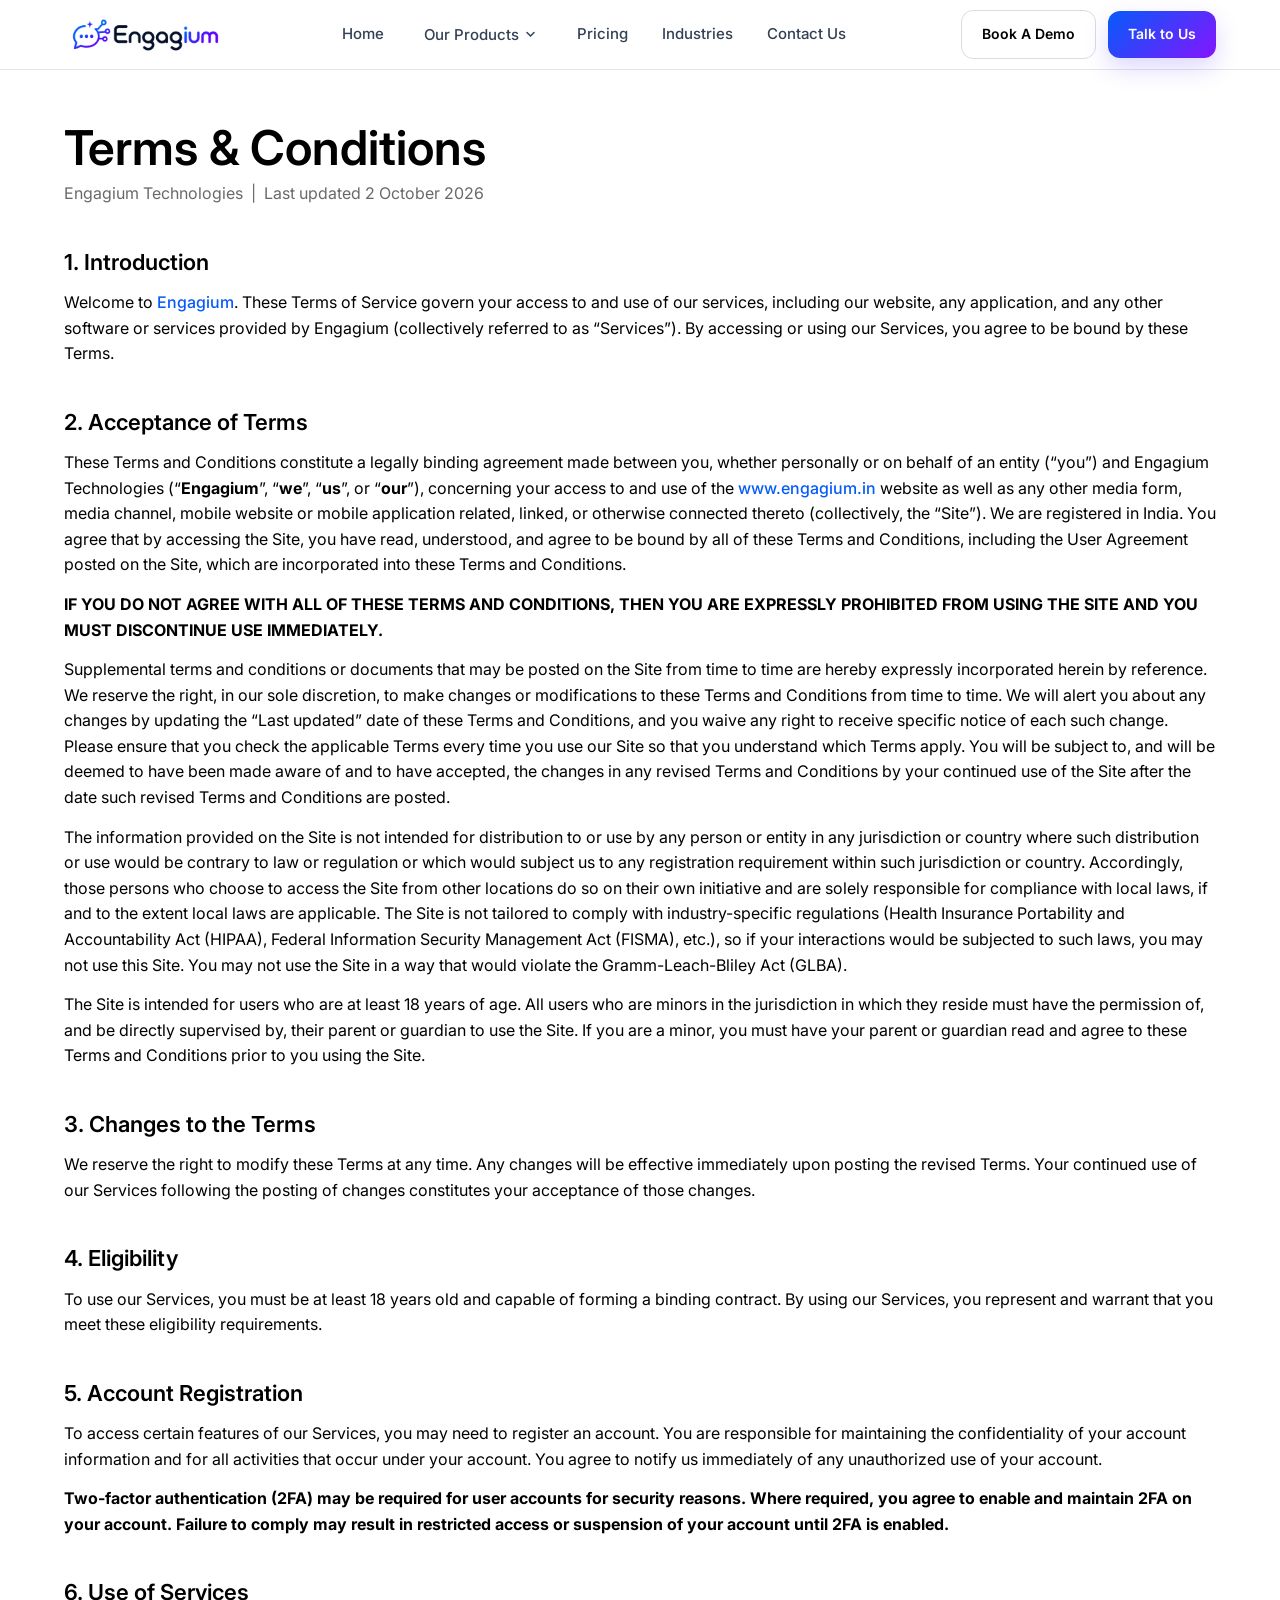
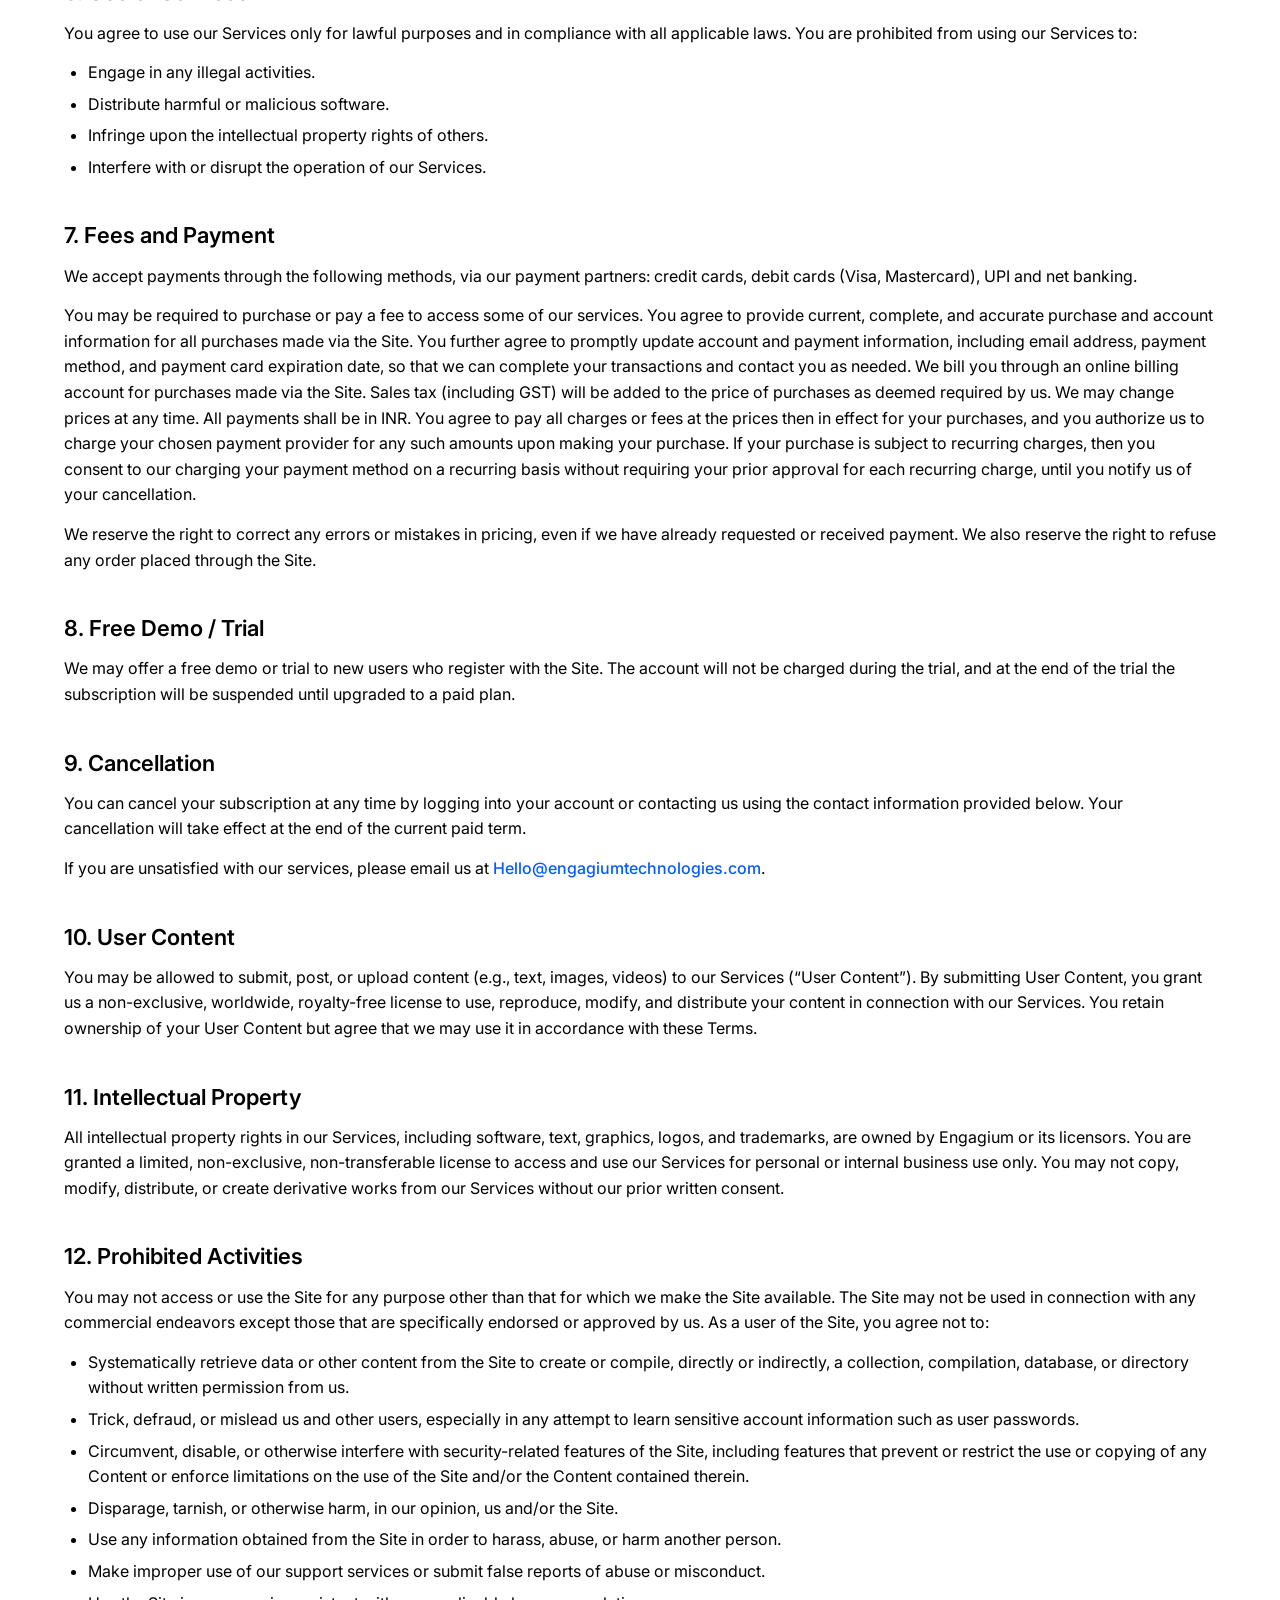
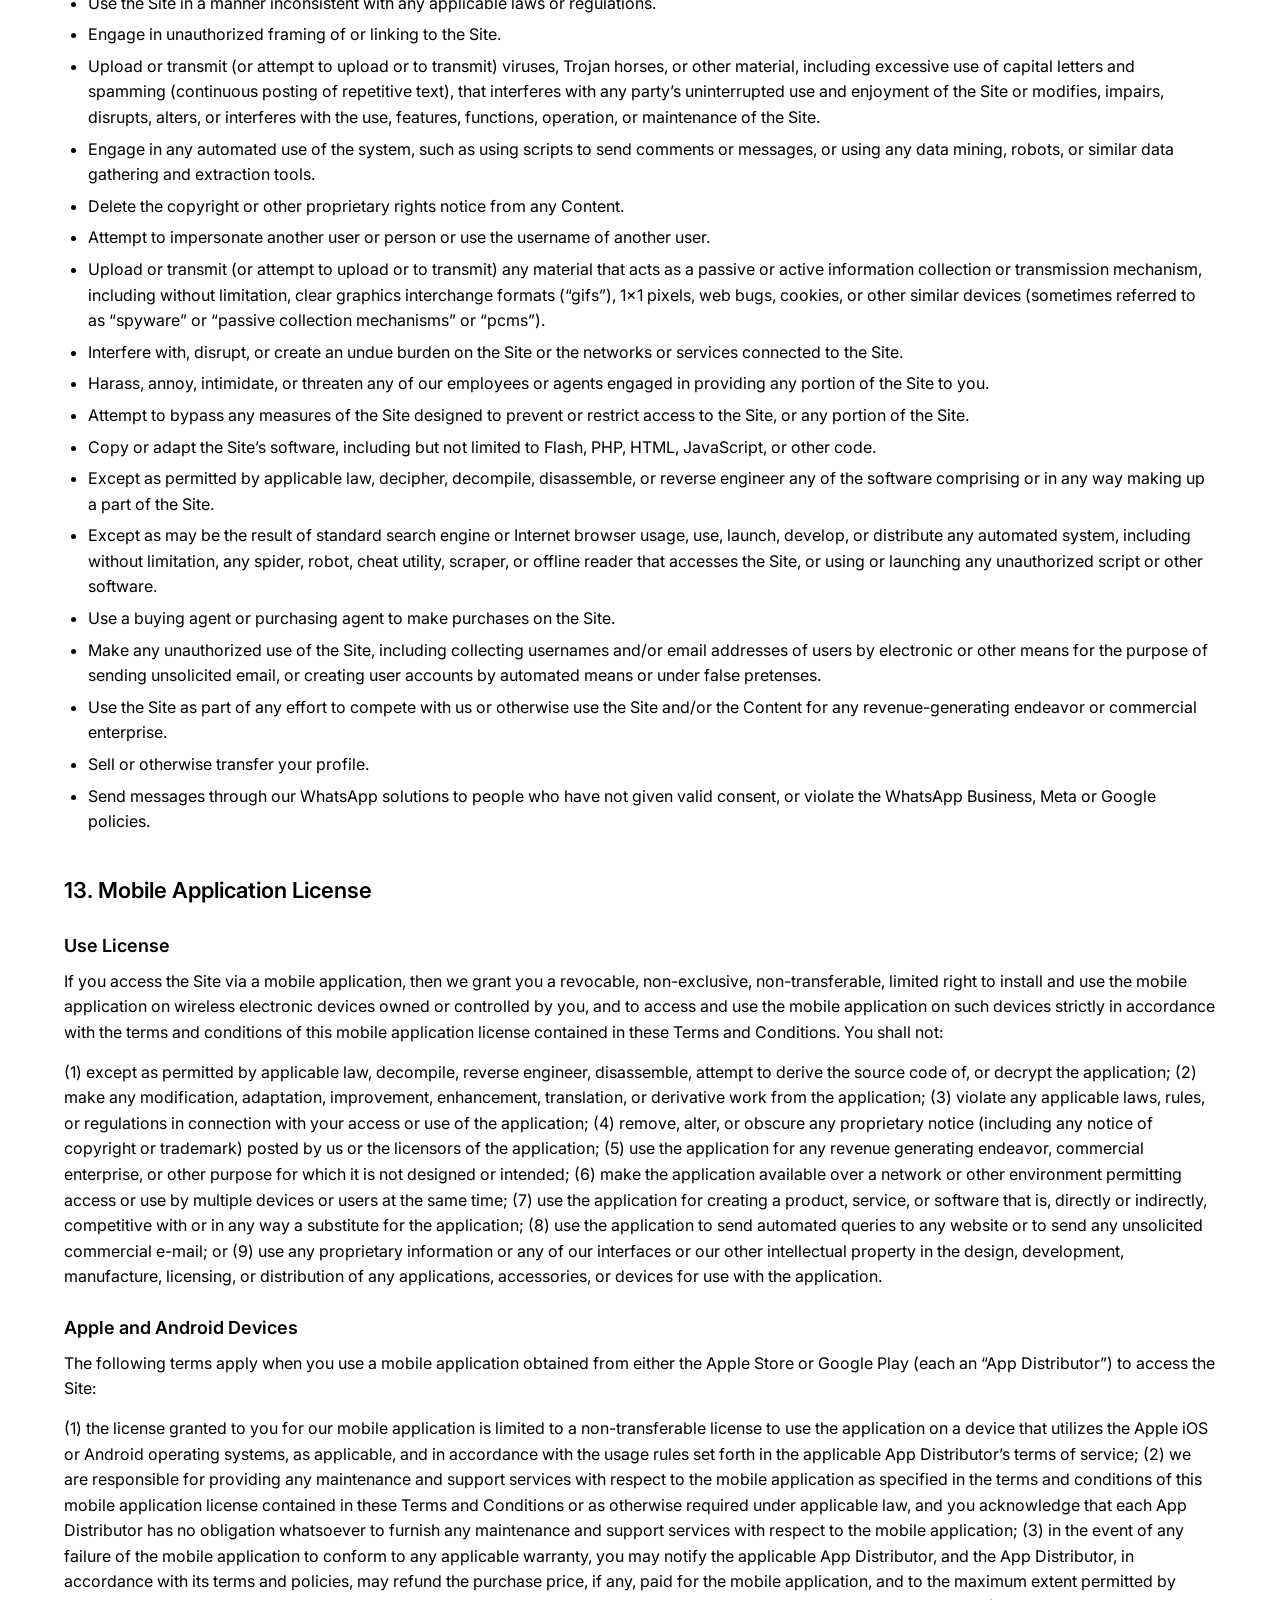
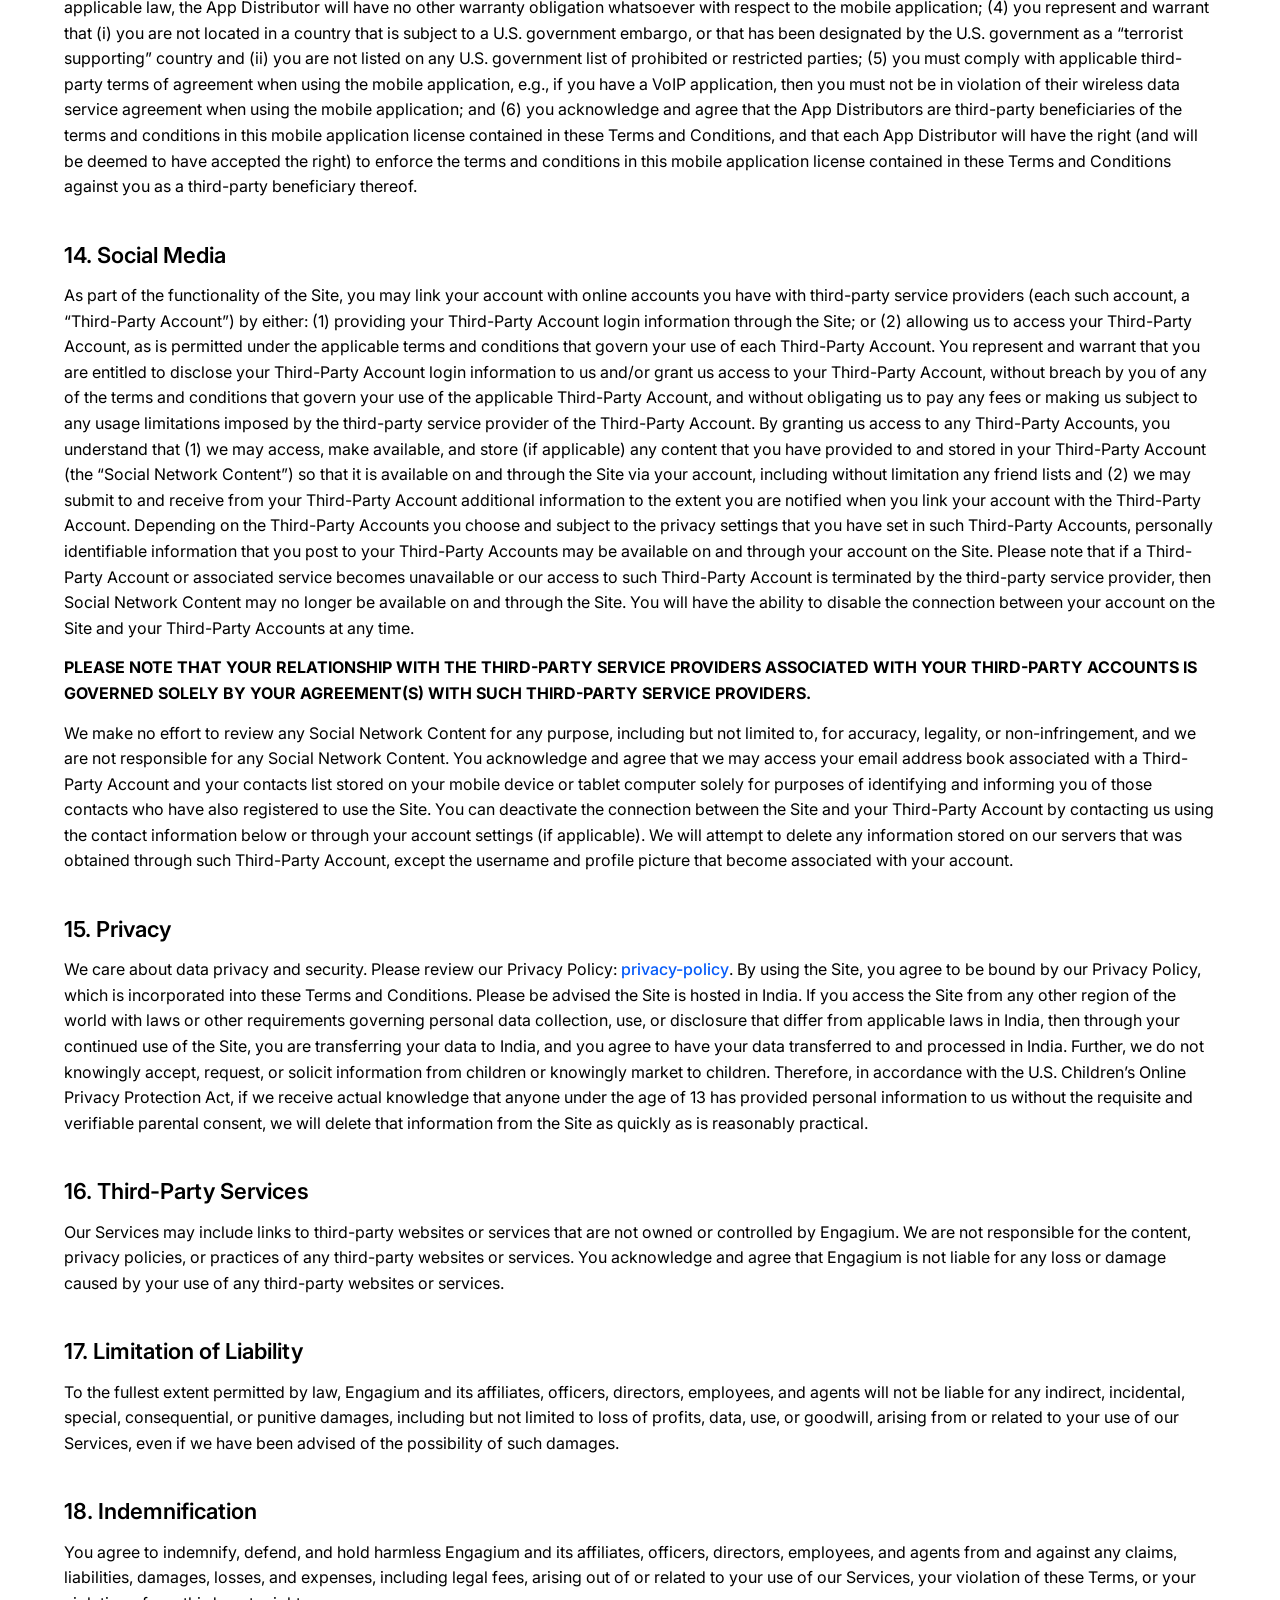
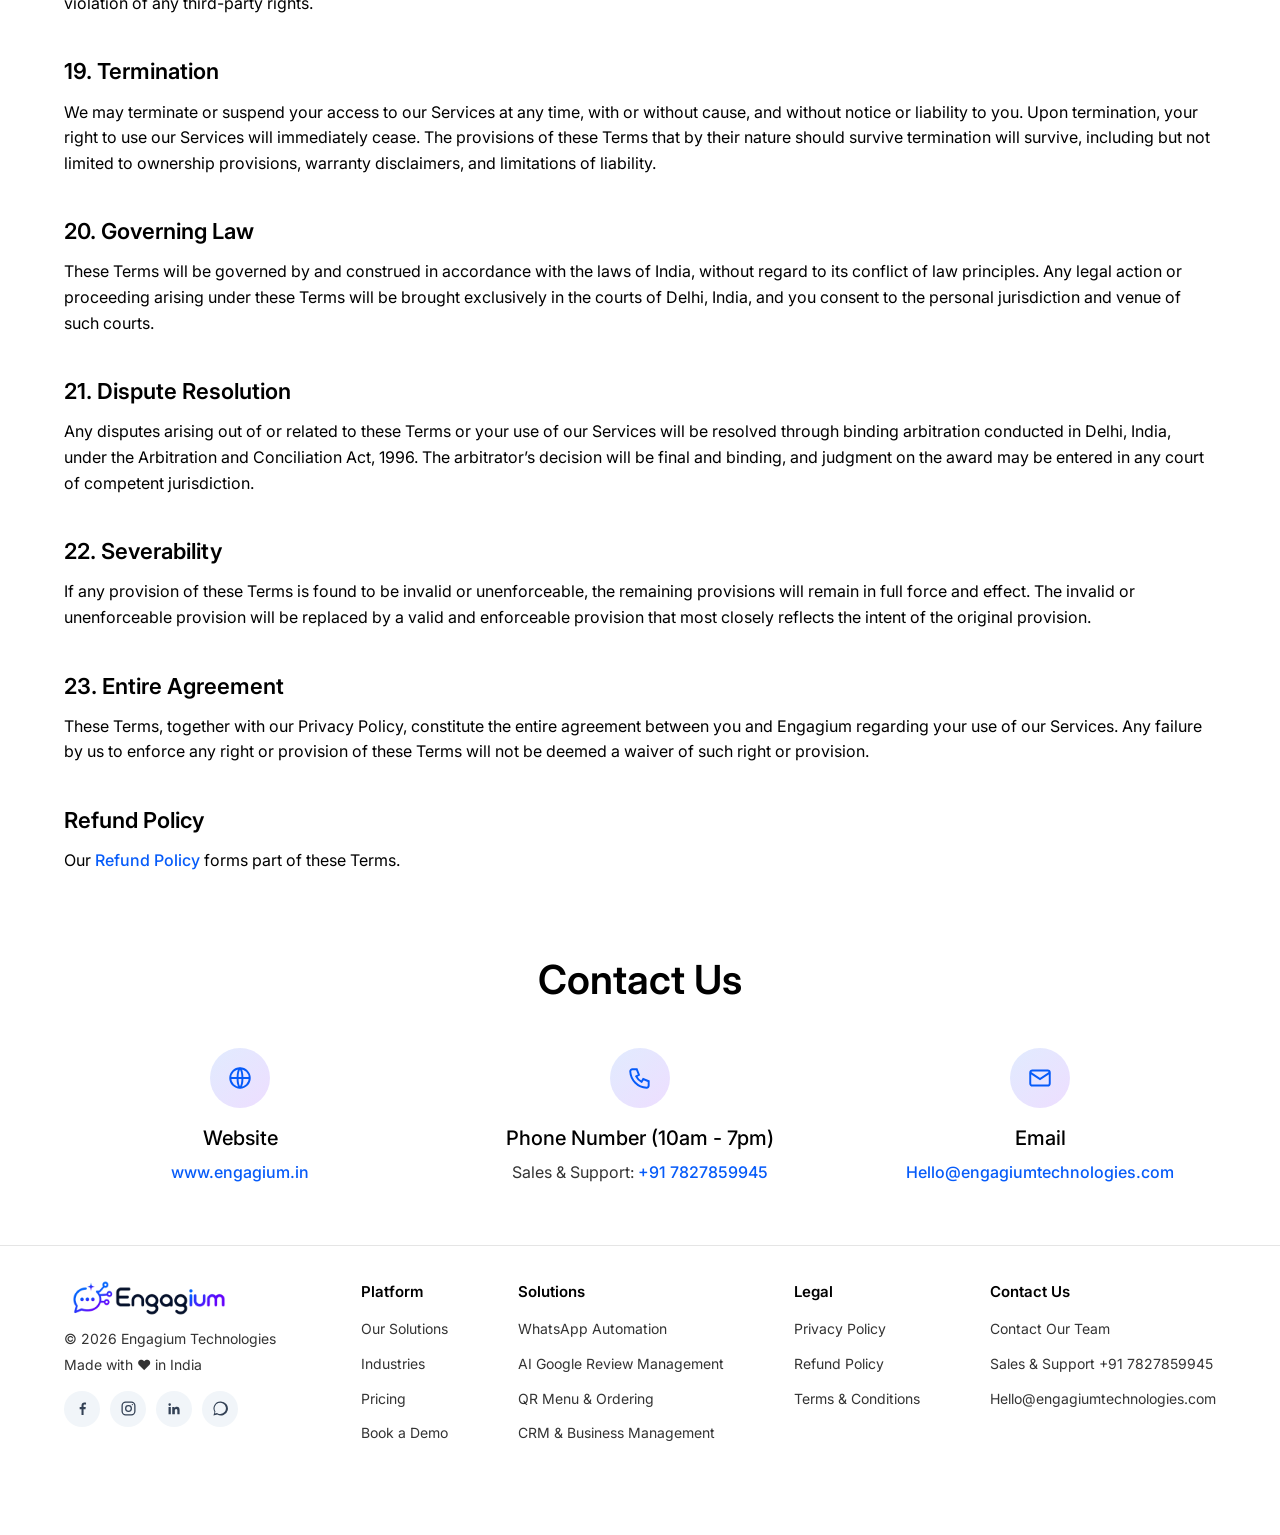
<file: terms-and-conditions.html>
<!DOCTYPE html><html lang="en"><head><meta charset="utf-8"><meta name="viewport" content="width=device-width, initial-scale=1.0"><title>Terms & Conditions | Engagium Technologies</title><meta name="description" content="Terms & Conditions of Engagium Technologies."><link rel="icon" href="Engagium Fav icon.png"><link rel="preconnect" href="https://fonts.googleapis.com"><link rel="preconnect" href="https://fonts.gstatic.com" crossorigin><link href="https://fonts.googleapis.com/css2?family=Inter:wght@400;500;600&display=swap" rel="stylesheet"><link rel="stylesheet" href="legal.css"></head><body>
<header><div class="wr nav"><a class="logo" href="index.html"><img src="wp-content/uploads/2025/03/logo.png" alt="Engagium Technologies"></a>
<nav class="menu"><a href="index.html">Home</a><div class="dd"><button type="button">Our Products <svg width="13" height="13" viewBox="0 0 13 13" fill="none"><path d="M3 4.5 6.5 8 10 4.5" stroke="currentColor" stroke-width="1.5" stroke-linecap="round"/></svg></button><div class="dd-box"><div class="dd-in"><a href="index.html#products">WhatsApp Automation</a><a href="index.html#products">AI Google Review Management</a><a href="index.html#products">QR Menu &amp; Order Management</a><a href="index.html#products">Digital NFC Card Maker</a><a href="index.html#products">CRM &amp; Business Management</a><a href="index.html#products">AI Website Builder</a></div></div></div><a href="index.html#pricing">Pricing</a><a href="index.html#industries">Industries</a><a href="index.html#contact">Contact Us</a></nav>
<div class="cta"><a class="btn btn-o" href="index.html#contact">Book A Demo</a><a class="btn btn-g" href="index.html#contact">Talk to Us</a></div>
<button class="burger" aria-label="Menu" onclick="document.getElementById('mm').classList.toggle('open')"><svg width="24" height="24" fill="none" stroke="currentColor" stroke-width="2" viewBox="0 0 24 24"><path d="M4 6h16M4 12h16M4 18h16"/></svg></button></div>
<div class="mm" id="mm"><a href="index.html">Home</a><a href="index.html#products">Our Products</a><a href="index.html#pricing">Pricing</a><a href="index.html#industries">Industries</a><a href="index.html#contact">Contact Us</a></div></header>
<main><section class="sec"><div class="wr"><h1>Terms &amp; Conditions</h1><p class="upd">Engagium Technologies &nbsp;|&nbsp; Last updated 2 October 2026</p>
<h2>1. Introduction</h2><p>Welcome to <a href="index.html">Engagium</a>. These Terms of Service govern your access to and use of our services, including our website, any application, and any other software or services provided by Engagium (collectively referred to as “Services”). By accessing or using our Services, you agree to be bound by these Terms.</p>
<h2>2. Acceptance of Terms</h2><p>These Terms and Conditions constitute a legally binding agreement made between you, whether personally or on behalf of an entity (“you”) and Engagium Technologies (“<b>Engagium</b>”, “<b>we</b>”, “<b>us</b>”, or “<b>our</b>”), concerning your access to and use of the <a href="https://www.engagium.in">www.engagium.in</a> website as well as any other media form, media channel, mobile website or mobile application related, linked, or otherwise connected thereto (collectively, the “Site”). We are registered in India. You agree that by accessing the Site, you have read, understood, and agree to be bound by all of these Terms and Conditions, including the User Agreement posted on the Site, which are incorporated into these Terms and Conditions.</p>
<p><b>IF YOU DO NOT AGREE WITH ALL OF THESE TERMS AND CONDITIONS, THEN YOU ARE EXPRESSLY PROHIBITED FROM USING THE SITE AND YOU MUST DISCONTINUE USE IMMEDIATELY.</b></p>
<p>Supplemental terms and conditions or documents that may be posted on the Site from time to time are hereby expressly incorporated herein by reference. We reserve the right, in our sole discretion, to make changes or modifications to these Terms and Conditions from time to time. We will alert you about any changes by updating the “Last updated” date of these Terms and Conditions, and you waive any right to receive specific notice of each such change. Please ensure that you check the applicable Terms every time you use our Site so that you understand which Terms apply. You will be subject to, and will be deemed to have been made aware of and to have accepted, the changes in any revised Terms and Conditions by your continued use of the Site after the date such revised Terms and Conditions are posted.</p>
<p>The information provided on the Site is not intended for distribution to or use by any person or entity in any jurisdiction or country where such distribution or use would be contrary to law or regulation or which would subject us to any registration requirement within such jurisdiction or country. Accordingly, those persons who choose to access the Site from other locations do so on their own initiative and are solely responsible for compliance with local laws, if and to the extent local laws are applicable. The Site is not tailored to comply with industry-specific regulations (Health Insurance Portability and Accountability Act (HIPAA), Federal Information Security Management Act (FISMA), etc.), so if your interactions would be subjected to such laws, you may not use this Site. You may not use the Site in a way that would violate the Gramm-Leach-Bliley Act (GLBA).</p>
<p>The Site is intended for users who are at least 18 years of age. All users who are minors in the jurisdiction in which they reside must have the permission of, and be directly supervised by, their parent or guardian to use the Site. If you are a minor, you must have your parent or guardian read and agree to these Terms and Conditions prior to you using the Site.</p>
<h2>3. Changes to the Terms</h2><p>We reserve the right to modify these Terms at any time. Any changes will be effective immediately upon posting the revised Terms. Your continued use of our Services following the posting of changes constitutes your acceptance of those changes.</p>
<h2>4. Eligibility</h2><p>To use our Services, you must be at least 18 years old and capable of forming a binding contract. By using our Services, you represent and warrant that you meet these eligibility requirements.</p>
<h2>5. Account Registration</h2><p>To access certain features of our Services, you may need to register an account. You are responsible for maintaining the confidentiality of your account information and for all activities that occur under your account. You agree to notify us immediately of any unauthorized use of your account.</p>
<p><b>Two-factor authentication (2FA) may be required for user accounts for security reasons. Where required, you agree to enable and maintain 2FA on your account. Failure to comply may result in restricted access or suspension of your account until 2FA is enabled.</b></p>
<h2>6. Use of Services</h2><p>You agree to use our Services only for lawful purposes and in compliance with all applicable laws. You are prohibited from using our Services to:</p>
<ul><li>Engage in any illegal activities.</li><li>Distribute harmful or malicious software.</li><li>Infringe upon the intellectual property rights of others.</li><li>Interfere with or disrupt the operation of our Services.</li></ul>
<h2>7. Fees and Payment</h2><p>We accept payments through the following methods, via our payment partners: credit cards, debit cards (Visa, Mastercard), UPI and net banking.</p>
<p>You may be required to purchase or pay a fee to access some of our services. You agree to provide current, complete, and accurate purchase and account information for all purchases made via the Site. You further agree to promptly update account and payment information, including email address, payment method, and payment card expiration date, so that we can complete your transactions and contact you as needed. We bill you through an online billing account for purchases made via the Site. Sales tax (including GST) will be added to the price of purchases as deemed required by us. We may change prices at any time. All payments shall be in INR. You agree to pay all charges or fees at the prices then in effect for your purchases, and you authorize us to charge your chosen payment provider for any such amounts upon making your purchase. If your purchase is subject to recurring charges, then you consent to our charging your payment method on a recurring basis without requiring your prior approval for each recurring charge, until you notify us of your cancellation.</p>
<p>We reserve the right to correct any errors or mistakes in pricing, even if we have already requested or received payment. We also reserve the right to refuse any order placed through the Site.</p>
<h2>8. Free Demo / Trial</h2><p>We may offer a free demo or trial to new users who register with the Site. The account will not be charged during the trial, and at the end of the trial the subscription will be suspended until upgraded to a paid plan.</p>
<h2>9. Cancellation</h2><p>You can cancel your subscription at any time by logging into your account or contacting us using the contact information provided below. Your cancellation will take effect at the end of the current paid term.</p>
<p>If you are unsatisfied with our services, please email us at <a href="mailto:Hello@engagiumtechnologies.com">Hello@engagiumtechnologies.com</a>.</p>
<h2>10. User Content</h2><p>You may be allowed to submit, post, or upload content (e.g., text, images, videos) to our Services (“User Content”). By submitting User Content, you grant us a non-exclusive, worldwide, royalty-free license to use, reproduce, modify, and distribute your content in connection with our Services. You retain ownership of your User Content but agree that we may use it in accordance with these Terms.</p>
<h2>11. Intellectual Property</h2><p>All intellectual property rights in our Services, including software, text, graphics, logos, and trademarks, are owned by Engagium or its licensors. You are granted a limited, non-exclusive, non-transferable license to access and use our Services for personal or internal business use only. You may not copy, modify, distribute, or create derivative works from our Services without our prior written consent.</p>
<h2>12. Prohibited Activities</h2><p>You may not access or use the Site for any purpose other than that for which we make the Site available. The Site may not be used in connection with any commercial endeavors except those that are specifically endorsed or approved by us. As a user of the Site, you agree not to:</p>
<ul><li>Systematically retrieve data or other content from the Site to create or compile, directly or indirectly, a collection, compilation, database, or directory without written permission from us.</li>
<li>Trick, defraud, or mislead us and other users, especially in any attempt to learn sensitive account information such as user passwords.</li>
<li>Circumvent, disable, or otherwise interfere with security-related features of the Site, including features that prevent or restrict the use or copying of any Content or enforce limitations on the use of the Site and/or the Content contained therein.</li>
<li>Disparage, tarnish, or otherwise harm, in our opinion, us and/or the Site.</li>
<li>Use any information obtained from the Site in order to harass, abuse, or harm another person.</li>
<li>Make improper use of our support services or submit false reports of abuse or misconduct.</li>
<li>Use the Site in a manner inconsistent with any applicable laws or regulations.</li>
<li>Engage in unauthorized framing of or linking to the Site.</li>
<li>Upload or transmit (or attempt to upload or to transmit) viruses, Trojan horses, or other material, including excessive use of capital letters and spamming (continuous posting of repetitive text), that interferes with any party’s uninterrupted use and enjoyment of the Site or modifies, impairs, disrupts, alters, or interferes with the use, features, functions, operation, or maintenance of the Site.</li>
<li>Engage in any automated use of the system, such as using scripts to send comments or messages, or using any data mining, robots, or similar data gathering and extraction tools.</li>
<li>Delete the copyright or other proprietary rights notice from any Content.</li>
<li>Attempt to impersonate another user or person or use the username of another user.</li>
<li>Upload or transmit (or attempt to upload or to transmit) any material that acts as a passive or active information collection or transmission mechanism, including without limitation, clear graphics interchange formats (“gifs”), 1×1 pixels, web bugs, cookies, or other similar devices (sometimes referred to as “spyware” or “passive collection mechanisms” or “pcms”).</li>
<li>Interfere with, disrupt, or create an undue burden on the Site or the networks or services connected to the Site.</li>
<li>Harass, annoy, intimidate, or threaten any of our employees or agents engaged in providing any portion of the Site to you.</li>
<li>Attempt to bypass any measures of the Site designed to prevent or restrict access to the Site, or any portion of the Site.</li>
<li>Copy or adapt the Site’s software, including but not limited to Flash, PHP, HTML, JavaScript, or other code.</li>
<li>Except as permitted by applicable law, decipher, decompile, disassemble, or reverse engineer any of the software comprising or in any way making up a part of the Site.</li>
<li>Except as may be the result of standard search engine or Internet browser usage, use, launch, develop, or distribute any automated system, including without limitation, any spider, robot, cheat utility, scraper, or offline reader that accesses the Site, or using or launching any unauthorized script or other software.</li>
<li>Use a buying agent or purchasing agent to make purchases on the Site.</li>
<li>Make any unauthorized use of the Site, including collecting usernames and/or email addresses of users by electronic or other means for the purpose of sending unsolicited email, or creating user accounts by automated means or under false pretenses.</li>
<li>Use the Site as part of any effort to compete with us or otherwise use the Site and/or the Content for any revenue-generating endeavor or commercial enterprise.</li>
<li>Sell or otherwise transfer your profile.</li>
<li>Send messages through our WhatsApp solutions to people who have not given valid consent, or violate the WhatsApp Business, Meta or Google policies.</li></ul>
<h2>13. Mobile Application License</h2><h3 class="sub">Use License</h3>
<p>If you access the Site via a mobile application, then we grant you a revocable, non-exclusive, non-transferable, limited right to install and use the mobile application on wireless electronic devices owned or controlled by you, and to access and use the mobile application on such devices strictly in accordance with the terms and conditions of this mobile application license contained in these Terms and Conditions. You shall not:</p>
<p>(1) except as permitted by applicable law, decompile, reverse engineer, disassemble, attempt to derive the source code of, or decrypt the application; (2) make any modification, adaptation, improvement, enhancement, translation, or derivative work from the application; (3) violate any applicable laws, rules, or regulations in connection with your access or use of the application; (4) remove, alter, or obscure any proprietary notice (including any notice of copyright or trademark) posted by us or the licensors of the application; (5) use the application for any revenue generating endeavor, commercial enterprise, or other purpose for which it is not designed or intended; (6) make the application available over a network or other environment permitting access or use by multiple devices or users at the same time; (7) use the application for creating a product, service, or software that is, directly or indirectly, competitive with or in any way a substitute for the application; (8) use the application to send automated queries to any website or to send any unsolicited commercial e-mail; or (9) use any proprietary information or any of our interfaces or our other intellectual property in the design, development, manufacture, licensing, or distribution of any applications, accessories, or devices for use with the application.</p>
<h3 class="sub">Apple and Android Devices</h3>
<p>The following terms apply when you use a mobile application obtained from either the Apple Store or Google Play (each an “App Distributor”) to access the Site:</p>
<p>(1) the license granted to you for our mobile application is limited to a non-transferable license to use the application on a device that utilizes the Apple iOS or Android operating systems, as applicable, and in accordance with the usage rules set forth in the applicable App Distributor’s terms of service; (2) we are responsible for providing any maintenance and support services with respect to the mobile application as specified in the terms and conditions of this mobile application license contained in these Terms and Conditions or as otherwise required under applicable law, and you acknowledge that each App Distributor has no obligation whatsoever to furnish any maintenance and support services with respect to the mobile application; (3) in the event of any failure of the mobile application to conform to any applicable warranty, you may notify the applicable App Distributor, and the App Distributor, in accordance with its terms and policies, may refund the purchase price, if any, paid for the mobile application, and to the maximum extent permitted by applicable law, the App Distributor will have no other warranty obligation whatsoever with respect to the mobile application; (4) you represent and warrant that (i) you are not located in a country that is subject to a U.S. government embargo, or that has been designated by the U.S. government as a “terrorist supporting” country and (ii) you are not listed on any U.S. government list of prohibited or restricted parties; (5) you must comply with applicable third-party terms of agreement when using the mobile application, e.g., if you have a VoIP application, then you must not be in violation of their wireless data service agreement when using the mobile application; and (6) you acknowledge and agree that the App Distributors are third-party beneficiaries of the terms and conditions in this mobile application license contained in these Terms and Conditions, and that each App Distributor will have the right (and will be deemed to have accepted the right) to enforce the terms and conditions in this mobile application license contained in these Terms and Conditions against you as a third-party beneficiary thereof.</p>
<h2>14. Social Media</h2><p>As part of the functionality of the Site, you may link your account with online accounts you have with third-party service providers (each such account, a “Third-Party Account”) by either: (1) providing your Third-Party Account login information through the Site; or (2) allowing us to access your Third-Party Account, as is permitted under the applicable terms and conditions that govern your use of each Third-Party Account. You represent and warrant that you are entitled to disclose your Third-Party Account login information to us and/or grant us access to your Third-Party Account, without breach by you of any of the terms and conditions that govern your use of the applicable Third-Party Account, and without obligating us to pay any fees or making us subject to any usage limitations imposed by the third-party service provider of the Third-Party Account. By granting us access to any Third-Party Accounts, you understand that (1) we may access, make available, and store (if applicable) any content that you have provided to and stored in your Third-Party Account (the “Social Network Content”) so that it is available on and through the Site via your account, including without limitation any friend lists and (2) we may submit to and receive from your Third-Party Account additional information to the extent you are notified when you link your account with the Third-Party Account. Depending on the Third-Party Accounts you choose and subject to the privacy settings that you have set in such Third-Party Accounts, personally identifiable information that you post to your Third-Party Accounts may be available on and through your account on the Site. Please note that if a Third-Party Account or associated service becomes unavailable or our access to such Third-Party Account is terminated by the third-party service provider, then Social Network Content may no longer be available on and through the Site. You will have the ability to disable the connection between your account on the Site and your Third-Party Accounts at any time.</p>
<p><b>PLEASE NOTE THAT YOUR RELATIONSHIP WITH THE THIRD-PARTY SERVICE PROVIDERS ASSOCIATED WITH YOUR THIRD-PARTY ACCOUNTS IS GOVERNED SOLELY BY YOUR AGREEMENT(S) WITH SUCH THIRD-PARTY SERVICE PROVIDERS.</b></p>
<p>We make no effort to review any Social Network Content for any purpose, including but not limited to, for accuracy, legality, or non-infringement, and we are not responsible for any Social Network Content. You acknowledge and agree that we may access your email address book associated with a Third-Party Account and your contacts list stored on your mobile device or tablet computer solely for purposes of identifying and informing you of those contacts who have also registered to use the Site. You can deactivate the connection between the Site and your Third-Party Account by contacting us using the contact information below or through your account settings (if applicable). We will attempt to delete any information stored on our servers that was obtained through such Third-Party Account, except the username and profile picture that become associated with your account.</p>
<h2>15. Privacy</h2><p>We care about data privacy and security. Please review our Privacy Policy: <a href="privacy-policy.html">privacy-policy</a>. By using the Site, you agree to be bound by our Privacy Policy, which is incorporated into these Terms and Conditions. Please be advised the Site is hosted in India. If you access the Site from any other region of the world with laws or other requirements governing personal data collection, use, or disclosure that differ from applicable laws in India, then through your continued use of the Site, you are transferring your data to India, and you agree to have your data transferred to and processed in India. Further, we do not knowingly accept, request, or solicit information from children or knowingly market to children. Therefore, in accordance with the U.S. Children’s Online Privacy Protection Act, if we receive actual knowledge that anyone under the age of 13 has provided personal information to us without the requisite and verifiable parental consent, we will delete that information from the Site as quickly as is reasonably practical.</p>
<h2>16. Third-Party Services</h2><p>Our Services may include links to third-party websites or services that are not owned or controlled by Engagium. We are not responsible for the content, privacy policies, or practices of any third-party websites or services. You acknowledge and agree that Engagium is not liable for any loss or damage caused by your use of any third-party websites or services.</p>
<h2>17. Limitation of Liability</h2><p>To the fullest extent permitted by law, Engagium and its affiliates, officers, directors, employees, and agents will not be liable for any indirect, incidental, special, consequential, or punitive damages, including but not limited to loss of profits, data, use, or goodwill, arising from or related to your use of our Services, even if we have been advised of the possibility of such damages.</p>
<h2>18. Indemnification</h2><p>You agree to indemnify, defend, and hold harmless Engagium and its affiliates, officers, directors, employees, and agents from and against any claims, liabilities, damages, losses, and expenses, including legal fees, arising out of or related to your use of our Services, your violation of these Terms, or your violation of any third-party rights.</p>
<h2>19. Termination</h2><p>We may terminate or suspend your access to our Services at any time, with or without cause, and without notice or liability to you. Upon termination, your right to use our Services will immediately cease. The provisions of these Terms that by their nature should survive termination will survive, including but not limited to ownership provisions, warranty disclaimers, and limitations of liability.</p>
<h2>20. Governing Law</h2><p>These Terms will be governed by and construed in accordance with the laws of India, without regard to its conflict of law principles. Any legal action or proceeding arising under these Terms will be brought exclusively in the courts of Delhi, India, and you consent to the personal jurisdiction and venue of such courts.</p>
<h2>21. Dispute Resolution</h2><p>Any disputes arising out of or related to these Terms or your use of our Services will be resolved through binding arbitration conducted in Delhi, India, under the Arbitration and Conciliation Act, 1996. The arbitrator’s decision will be final and binding, and judgment on the award may be entered in any court of competent jurisdiction.</p>
<h2>22. Severability</h2><p>If any provision of these Terms is found to be invalid or unenforceable, the remaining provisions will remain in full force and effect. The invalid or unenforceable provision will be replaced by a valid and enforceable provision that most closely reflects the intent of the original provision.</p>
<h2>23. Entire Agreement</h2><p>These Terms, together with our Privacy Policy, constitute the entire agreement between you and Engagium regarding your use of our Services. Any failure by us to enforce any right or provision of these Terms will not be deemed a waiver of such right or provision.</p>
<h2>Refund Policy</h2><p>Our <a href="refund-policy.html">Refund Policy</a> forms part of these Terms.</p></div></section>
<section class="contact"><div class="wr"><h2>Contact Us</h2><div class="cgrid">
<div class="ci"><div class="ic"><svg width="26" height="26" viewBox="0 0 24 24" fill="none" stroke="currentColor" stroke-width="1.8"><circle cx="12" cy="12" r="9"/><path d="M3 12h18M12 3c3 3 3 15 0 18M12 3c-3 3-3 15 0 18"/></svg></div><h3>Website</h3><p><a href="https://www.engagium.in">www.engagium.in</a></p></div>
<div class="ci"><div class="ic"><svg width="26" height="26" viewBox="0 0 24 24" fill="none" stroke="currentColor" stroke-width="1.8"><path d="M5 4h4l2 5-2.5 1.5a11 11 0 0 0 5 5L15 13l5 2v4a2 2 0 0 1-2 2A16 16 0 0 1 3 6a2 2 0 0 1 2-2Z"/></svg></div><h3>Phone Number (10am - 7pm)</h3><p>Sales &amp; Support: <a href="tel:+917827859945">+91 7827859945</a></p></div>
<div class="ci"><div class="ic"><svg width="26" height="26" viewBox="0 0 24 24" fill="none" stroke="currentColor" stroke-width="1.8"><rect x="3" y="5" width="18" height="14" rx="2"/><path d="m3 7 9 6 9-6"/></svg></div><h3>Email</h3><p><a href="mailto:Hello@engagiumtechnologies.com">Hello@engagiumtechnologies.com</a></p></div>
</div></div></section></main>
<footer><div class="wr"><div class="fgrid"><div class="fbrand"><img src="wp-content/uploads/2025/03/logo.png" alt="Engagium Technologies"><p>© 2026 Engagium Technologies</p><p>Made with ♥️ in India</p>
<div class="soc"><a href="https://www.facebook.com/" target="_blank" rel="noopener" aria-label="Facebook"><svg width="17" height="17" viewBox="0 0 24 24" fill="currentColor"><path d="M13.5 21v-8h2.7l.4-3h-3.1V8.1c0-.9.3-1.6 1.7-1.6h1.8V3.8c-.3 0-1.3-.1-2.4-.1-2.4 0-4 1.5-4 4.1V10H8v3h2.6v8h2.9Z"/></svg></a><a href="https://www.instagram.com/" target="_blank" rel="noopener" aria-label="Instagram"><svg width="17" height="17" viewBox="0 0 24 24" fill="none" stroke="currentColor" stroke-width="1.8"><rect x="3" y="3" width="18" height="18" rx="5"/><circle cx="12" cy="12" r="4"/><circle cx="17.5" cy="6.5" r="1" fill="currentColor" stroke="none"/></svg></a><a href="https://www.linkedin.com/" target="_blank" rel="noopener" aria-label="LinkedIn"><svg width="17" height="17" viewBox="0 0 24 24" fill="currentColor"><path d="M5.2 8.3A1.8 1.8 0 1 1 5.2 4.7a1.8 1.8 0 0 1 0 3.6ZM3.6 9.8h3.2V20H3.6V9.8Zm5.2 0h3.1v1.4h.1c.4-.8 1.5-1.7 3.2-1.7 3.4 0 4 2.2 4 5.1V20H16v-4.8c0-1.1 0-2.6-1.6-2.6s-1.9 1.2-1.9 2.5V20H8.8V9.8Z"/></svg></a><a href="https://wa.me/917827859945" target="_blank" rel="noopener" aria-label="WhatsApp"><svg width="17" height="17" viewBox="0 0 24 24" fill="currentColor"><path d="M12 2a9.8 9.8 0 0 0-8.5 14.8L2 22l5.4-1.4A10 10 0 1 0 12 2Zm0 17.8c-1.6 0-3.2-.4-4.5-1.2l-.3-.2-3.2.8.9-3.1-.2-.3A8 8 0 1 1 12 19.8Z"/></svg></a></div></div>
<div class="fcols"><div><h4>Platform</h4><ul><li><a href="index.html#products">Our Solutions</a></li><li><a href="index.html#industries">Industries</a></li><li><a href="index.html#pricing">Pricing</a></li><li><a href="index.html#contact">Book a Demo</a></li></ul></div>
<div><h4>Solutions</h4><ul><li><a href="index.html#products">WhatsApp Automation</a></li><li><a href="index.html#products">AI Google Review Management</a></li><li><a href="index.html#products">QR Menu &amp; Ordering</a></li><li><a href="index.html#products">CRM &amp; Business Management</a></li></ul></div>
<div><h4>Legal</h4><ul><li><a href="privacy-policy.html">Privacy Policy</a></li><li><a href="refund-policy.html">Refund Policy</a></li><li><a href="terms-and-conditions.html">Terms &amp; Conditions</a></li></ul></div>
<div><h4>Contact Us</h4><ul><li><a href="index.html#contact">Contact Our Team</a></li><li><a href="tel:+917827859945">Sales &amp; Support +91 7827859945</a></li><li><a href="mailto:Hello@engagiumtechnologies.com">Hello@engagiumtechnologies.com</a></li></ul></div></div></div></div></footer></body></html>
</file>
<file: legal.css>
:root{--accent:#065BF9;--accent2:#8415FE;--ink:#0b1224;--muted:#696969;--line:#e5e5e5}
*{box-sizing:border-box}html{scroll-behavior:smooth}
body{margin:0;font-family:'Inter',-apple-system,BlinkMacSystemFont,'Segoe UI',Helvetica,Arial,sans-serif;font-size:16px;line-height:1.6;color:#000;background:#fff;overflow-wrap:anywhere}
a{color:inherit;text-decoration:none}img{max-width:100%;display:block}
.wr{max-width:1200px;margin:0 auto;padding:0 24px}
/* header */
header{position:fixed;top:0;left:0;right:0;height:70px;z-index:99;background:#fff;border-bottom:1px solid var(--line)}
.nav{height:100%;display:flex;align-items:center;justify-content:space-between}
.logo img{height:34px;width:auto}
.menu{display:flex;gap:34px;font-size:15px;font-weight:500;color:#334155}.menu a:hover,.dd>button:hover{color:var(--accent)}
.dd{position:relative}.dd>button{border:0;background:none;font:inherit;color:inherit;cursor:pointer;display:flex;gap:5px;align-items:center}
.dd-box{position:absolute;top:100%;left:50%;transform:translateX(-50%);padding-top:14px;opacity:0;pointer-events:none;transition:.2s}
.dd:hover .dd-box{opacity:1;pointer-events:auto}
.dd-in{background:#fff;border:1px solid var(--line);border-radius:14px;padding:8px;min-width:260px;box-shadow:0 20px 50px rgba(15,23,42,.12)}
.dd-in a{display:block;padding:10px 12px;border-radius:10px;font-size:14px}.dd-in a:hover{background:#f2f6ff;color:var(--accent)}
.cta{display:flex;gap:12px;align-items:center}
.btn{display:inline-flex;align-items:center;justify-content:center;border-radius:12px;padding:12px 20px;font-size:14px;font-weight:600;transition:.2s}
.btn:hover{transform:translateY(-1px)}
.btn-o{border:1px solid #d7dce5;background:#fff}.btn-g{color:#fff;background:linear-gradient(135deg,var(--accent),var(--accent2));box-shadow:0 10px 24px rgba(78,58,240,.2)}
.burger{display:none;border:0;background:none}.mm{display:none;position:absolute;top:70px;left:0;right:0;background:#fff;border-bottom:1px solid var(--line);padding:12px 24px}.mm a{display:block;padding:10px 0;font-weight:500}.mm.open{display:block}
/* content */
main{padding-top:70px}
.sec{padding:50px 0 0}
h1{font-size:48px;line-height:1.15;font-weight:600;margin:0 0 6px}
.upd{margin:0 0 24px;color:var(--muted)}
h2{font-size:22px;font-weight:600;margin:38px 0 10px}
h3.sub{font-size:18px;font-weight:600;margin:24px 0 8px}
p{margin:0 0 14px}ul{margin:0 0 14px;padding-left:24px}li{margin-bottom:6px}
.short{color:#333}
.box{background:#f7f7f7;border:1px solid var(--line);border-radius:10px;padding:18px 22px;margin:18px 0}
.lnk,main a:not(.btn){color:var(--accent);font-weight:500}.lnk:hover,main a:not(.btn):hover{text-decoration:underline}
table{border-collapse:collapse;width:100%;margin:12px 0 18px;font-size:14px}th,td{border:1px solid var(--line);padding:10px 12px;text-align:left;vertical-align:top}th{background:#f7f7f7;font-weight:600}
.table-wrap{overflow-x:auto}
.toc{columns:2;column-gap:40px;padding-left:20px}.toc li{break-inside:avoid}
/* contact */
.contact{padding:60px 0;text-align:center}
.contact h2{font-size:40px;font-weight:600;margin:0 0 36px}
.cgrid{display:grid;grid-template-columns:repeat(auto-fit,minmax(260px,1fr));gap:3em}
.ci{display:flex;flex-direction:column;align-items:center}.ci .ic{width:60px;height:60px;border-radius:50%;display:grid;place-items:center;background:linear-gradient(135deg,rgba(6,91,249,.12),rgba(132,21,254,.14));color:var(--accent);margin-bottom:14px}
.ci h3{font-size:20px;font-weight:500;margin:0 0 6px}.ci p{margin:0;color:#333}
/* footer */
footer{border-top:1px solid var(--line);padding:34px 0 80px}
.fgrid{display:flex;justify-content:space-between;gap:40px;flex-wrap:wrap}
.fbrand img{width:170px;height:auto;margin-bottom:12px}.fbrand p{margin:0 0 4px;font-size:14px;color:#333}
.soc{display:flex;gap:10px;margin-top:14px}.soc a{width:36px;height:36px;border-radius:50%;display:grid;place-items:center;background:#f1f5f9;color:#334155}.soc a:hover{background:#0f172a;color:#fff}
.fcols{display:flex;gap:70px;flex-wrap:wrap}.fcols h4{margin:0 0 12px;font-size:15px;font-weight:600}.fcols ul{list-style:none;margin:0;padding:0}.fcols li{margin-bottom:9px}.fcols a{font-size:14px;color:#333}.fcols a:hover{color:var(--accent)}
@media(max-width:860px){.menu,.cta{display:none}.burger{display:block}h1{font-size:34px}.toc{columns:1}.contact h2{font-size:30px}}
</file>
<file: home.css>
.hm{padding-top:70px}
.hm h1,.hm h2,.hm h3,.hm p{margin-top:0}
.sec-h{text-align:center;max-width:760px;margin:0 auto 44px}
.sec-h h2{font-size:40px;line-height:1.18;font-weight:600;margin:0 0 12px;letter-spacing:-.02em}.sec-h p{color:var(--muted);font-size:17px;margin:0}
.band{padding:84px 0}.band.soft{background:#f7f9fc}
.chip{display:inline-flex;align-items:center;gap:8px;border:1px solid var(--line);background:#fff;border-radius:999px;padding:7px 14px;font-size:13px;font-weight:500;color:#334155}
/* hero */
.hero{padding:64px 0 56px;background:radial-gradient(circle at 6% 10%,rgba(6,91,249,.09),transparent 34%),radial-gradient(circle at 96% 20%,rgba(132,21,254,.10),transparent 36%),#fff}
.hero-g{display:grid;grid-template-columns:1.05fr .95fr;gap:48px;align-items:center}
.hero h1{font-size:60px;line-height:1.08;font-weight:600;letter-spacing:-.03em;margin:20px 0 18px}
.grad{background:linear-gradient(90deg,var(--accent),var(--accent2));-webkit-background-clip:text;background-clip:text;color:transparent}
.hero p.sub{font-size:19px;color:#475569;max-width:560px;margin:0 0 28px}
.btns{display:flex;gap:14px;flex-wrap:wrap;margin-bottom:22px}.btns .btn{padding:15px 26px;font-size:15px}
.official{display:flex;align-items:center;gap:8px;font-size:14px;color:#475569;font-weight:500}.dot{width:9px;height:9px;border-radius:50%;background:#25D366;box-shadow:0 0 0 4px rgba(37,211,102,.2)}
.hero-img{border-radius:24px;border:1px solid var(--line);box-shadow:0 30px 70px rgba(15,23,42,.14);overflow:hidden;background:#fff}
.hero-img img{width:100%;height:auto}
/* strip */
.strip{padding:30px 0 10px;text-align:center}.strip .t{font-size:15px;font-weight:600;color:#334155;margin-bottom:16px}.chips{display:flex;gap:10px;justify-content:center;flex-wrap:wrap}
/* feature split */
.split{display:grid;grid-template-columns:1fr 1fr;gap:56px;align-items:center}
.split h2{font-size:38px;line-height:1.18;font-weight:600;margin:0 0 14px;letter-spacing:-.02em}.split>div>p{color:#475569;font-size:17px;margin:0 0 22px}
.feat{display:grid;gap:18px;margin-bottom:26px}.feat div{padding-left:44px;position:relative}
.feat div::before{content:"✓";position:absolute;left:0;top:2px;width:28px;height:28px;border-radius:50%;background:rgba(37,211,102,.14);color:#16a34a;display:grid;place-items:center;font-weight:700;font-size:14px}
.feat b{display:block;font-size:17px;font-weight:600}.feat span{color:#64748b;font-size:15px}
.phone{max-width:340px;margin:auto;background:#0f172a;border-radius:36px;padding:12px;box-shadow:0 30px 70px rgba(15,23,42,.25)}
.screen{background:#e9efe7;border-radius:26px;padding:16px 14px 20px;min-height:430px;display:flex;flex-direction:column;gap:10px}
.wa-top{display:flex;align-items:center;gap:10px;background:#075E54;color:#fff;margin:-16px -14px 6px;padding:14px;border-radius:26px 26px 0 0;font-size:14px;font-weight:600}.wa-top i{width:30px;height:30px;border-radius:50%;background:#fff;display:grid;place-items:center;color:#075E54;font-style:normal;font-size:13px;font-weight:700}
.bub{max-width:82%;padding:10px 13px;border-radius:12px;font-size:13.5px;line-height:1.45;box-shadow:0 1px 1px rgba(0,0,0,.08)}
.bub.in{background:#fff;border-top-left-radius:3px}.bub.out{background:#d9fdd3;align-self:flex-end;border-top-right-radius:3px}
.bub .btn-q{display:block;margin-top:8px;text-align:center;background:#f1f5f9;color:#0a66c2;border-radius:8px;padding:7px;font-weight:600;font-size:13px}
/* product cards */
.pg{display:grid;grid-template-columns:repeat(3,1fr);gap:24px}
.pc{background:#fff;border:1px solid var(--line);border-radius:22px;padding:26px;display:flex;flex-direction:column;transition:.2s}.pc:hover{box-shadow:0 18px 44px rgba(15,23,42,.1);transform:translateY(-3px)}
.pc img{width:100%;height:170px;object-fit:contain;margin-bottom:18px;background:#f7f9fc;border-radius:14px}
.pc h3{font-size:20px;font-weight:600;margin:0 0 4px}.pc .tag{font-size:14px;font-weight:600;color:var(--accent);margin-bottom:8px}.pc p{color:#64748b;font-size:15px;flex:1;margin:0 0 16px}
.pc .lk{display:flex;gap:18px;font-size:14px;font-weight:600}.pc .lk a{color:var(--accent)}.pc .lk a:last-child{color:#475569}
/* stats */
.stats{display:grid;grid-template-columns:repeat(4,1fr);gap:20px}.st{background:#fff;border:1px solid var(--line);border-radius:22px;padding:32px 20px;text-align:center}
.st b{display:block;font-size:46px;font-weight:600;letter-spacing:-.03em;line-height:1.1}.st b small{font-size:26px}.st span{color:#64748b;font-size:15px}
.note{text-align:center;font-size:12px;color:#94a3b8;margin-top:18px}
/* advanced */
.ag{display:grid;grid-template-columns:repeat(2,1fr);gap:24px}.ac{border:1px solid var(--line);border-radius:22px;padding:30px;background:#fff}
.ac .ic{width:48px;height:48px;border-radius:14px;display:grid;place-items:center;background:linear-gradient(135deg,rgba(6,91,249,.12),rgba(132,21,254,.14));margin-bottom:16px;font-size:22px}
.ac h3{font-size:20px;font-weight:600;margin:0 0 8px}.ac p{color:#64748b;margin:0}
/* marquee */
.mq{overflow:hidden;border-top:1px solid var(--line);border-bottom:1px solid var(--line);background:#fff;padding:18px 0}
.mq-t{display:flex;gap:46px;width:max-content;animation:mq 34s linear infinite;font-weight:600;color:#334155;font-size:16px}.mq-t span::before{content:"✦";color:var(--accent2);margin-right:12px}
@keyframes mq{to{transform:translateX(-50%)}}
@media(prefers-reduced-motion:reduce){.mq-t{animation:none}}
/* testimonials */
.tg{display:grid;grid-template-columns:repeat(3,1fr);gap:24px}.tc{border:1px solid var(--line);border-radius:22px;padding:28px;background:#fff;display:flex;flex-direction:column}
.stars{color:#f59e0b;letter-spacing:2px;margin-bottom:12px;font-size:15px}.tc q{quotes:none;font-size:16px;color:#1e293b;flex:1;margin-bottom:20px}
.who{display:flex;align-items:center;gap:12px}.who img{width:46px;height:46px;border-radius:50%;object-fit:cover}.who b{display:block;font-size:15px}.who span{font-size:13px;color:#64748b}
/* cta band */
.cta-b{background:linear-gradient(135deg,#065BF9,#8415FE);color:#fff;border-radius:30px;padding:60px 48px;text-align:center}
.cta-b h2{font-size:40px;font-weight:600;margin:0 0 10px;letter-spacing:-.02em}.cta-b>p{opacity:.9;max-width:640px;margin:0 auto 30px;font-size:17px}
.cb3{display:grid;grid-template-columns:repeat(3,1fr);gap:18px;max-width:900px;margin:0 auto 34px;text-align:left}.cb3 div{background:rgba(255,255,255,.12);border:1px solid rgba(255,255,255,.22);border-radius:18px;padding:20px}.cb3 b{display:block;margin-bottom:4px}.cb3 span{font-size:14px;opacity:.9}
.btn-w{background:#fff;color:#4338ca}
/* pricing */
.tog{display:inline-flex;background:#eef2f7;border-radius:999px;padding:5px;margin-top:22px}.tog button{border:0;background:none;padding:10px 22px;border-radius:999px;font-weight:600;font-size:14px;cursor:pointer;color:#475569}.tog button.on{background:#fff;color:#0b1224;box-shadow:0 4px 12px rgba(15,23,42,.1)}.tog em{font-style:normal;font-size:12px;color:#16a34a;margin-left:6px}
.plans{display:grid;grid-template-columns:repeat(2,1fr);gap:26px;max-width:900px;margin:0 auto}
.plan{border:1px solid var(--line);border-radius:26px;padding:34px;background:#fff;position:relative}.plan.pop{border:2px solid var(--accent);box-shadow:0 24px 60px rgba(6,91,249,.14)}
.plan .badge{position:absolute;top:-14px;left:34px;background:linear-gradient(135deg,var(--accent),var(--accent2));color:#fff;font-size:12px;font-weight:600;padding:6px 14px;border-radius:999px}
.plan h3{font-size:24px;font-weight:600;margin:0 0 4px}.plan .d{color:#64748b;font-size:15px;margin-bottom:18px}
.price{font-size:46px;font-weight:600;letter-spacing:-.03em;line-height:1}.price small{font-size:16px;color:#64748b;font-weight:500;letter-spacing:0}.yr{color:#64748b;font-size:14px;margin:6px 0 20px;min-height:21px}
.plan ul{list-style:none;padding:0;margin:0 0 26px;display:grid;gap:10px}.plan li{padding-left:28px;position:relative;font-size:15px;margin:0}.plan li::before{content:"✓";position:absolute;left:0;color:#16a34a;font-weight:700}
.plan .btn{width:100%;padding:15px}
/* faq */
.faq{max-width:820px;margin:0 auto;display:grid;gap:12px}.faq details{border:1px solid var(--line);border-radius:16px;background:#fff;padding:0 22px}
.faq summary{cursor:pointer;list-style:none;padding:20px 28px 20px 0;font-weight:600;font-size:17px;position:relative}.faq summary::-webkit-details-marker{display:none}
.faq summary::after{content:"+";position:absolute;right:0;top:50%;transform:translateY(-50%);font-size:24px;color:var(--accent);font-weight:400}.faq details[open] summary::after{content:"–"}
.faq details p{color:#475569;padding-bottom:20px;margin:0}
.wa-btn{background:#25D366;color:#fff}
@media(max-width:980px){.hero-g,.split{grid-template-columns:1fr}.hero h1{font-size:44px}.pg,.tg{grid-template-columns:1fr 1fr}.stats{grid-template-columns:1fr 1fr}.cb3{grid-template-columns:1fr}.sec-h h2,.split h2,.cta-b h2{font-size:32px}}
@media(max-width:640px){.hero h1{font-size:36px}.pg,.tg,.ag,.plans,.stats{grid-template-columns:1fr}.band{padding:60px 0}.cta-b{padding:40px 22px}.price{font-size:38px}}
</file>
